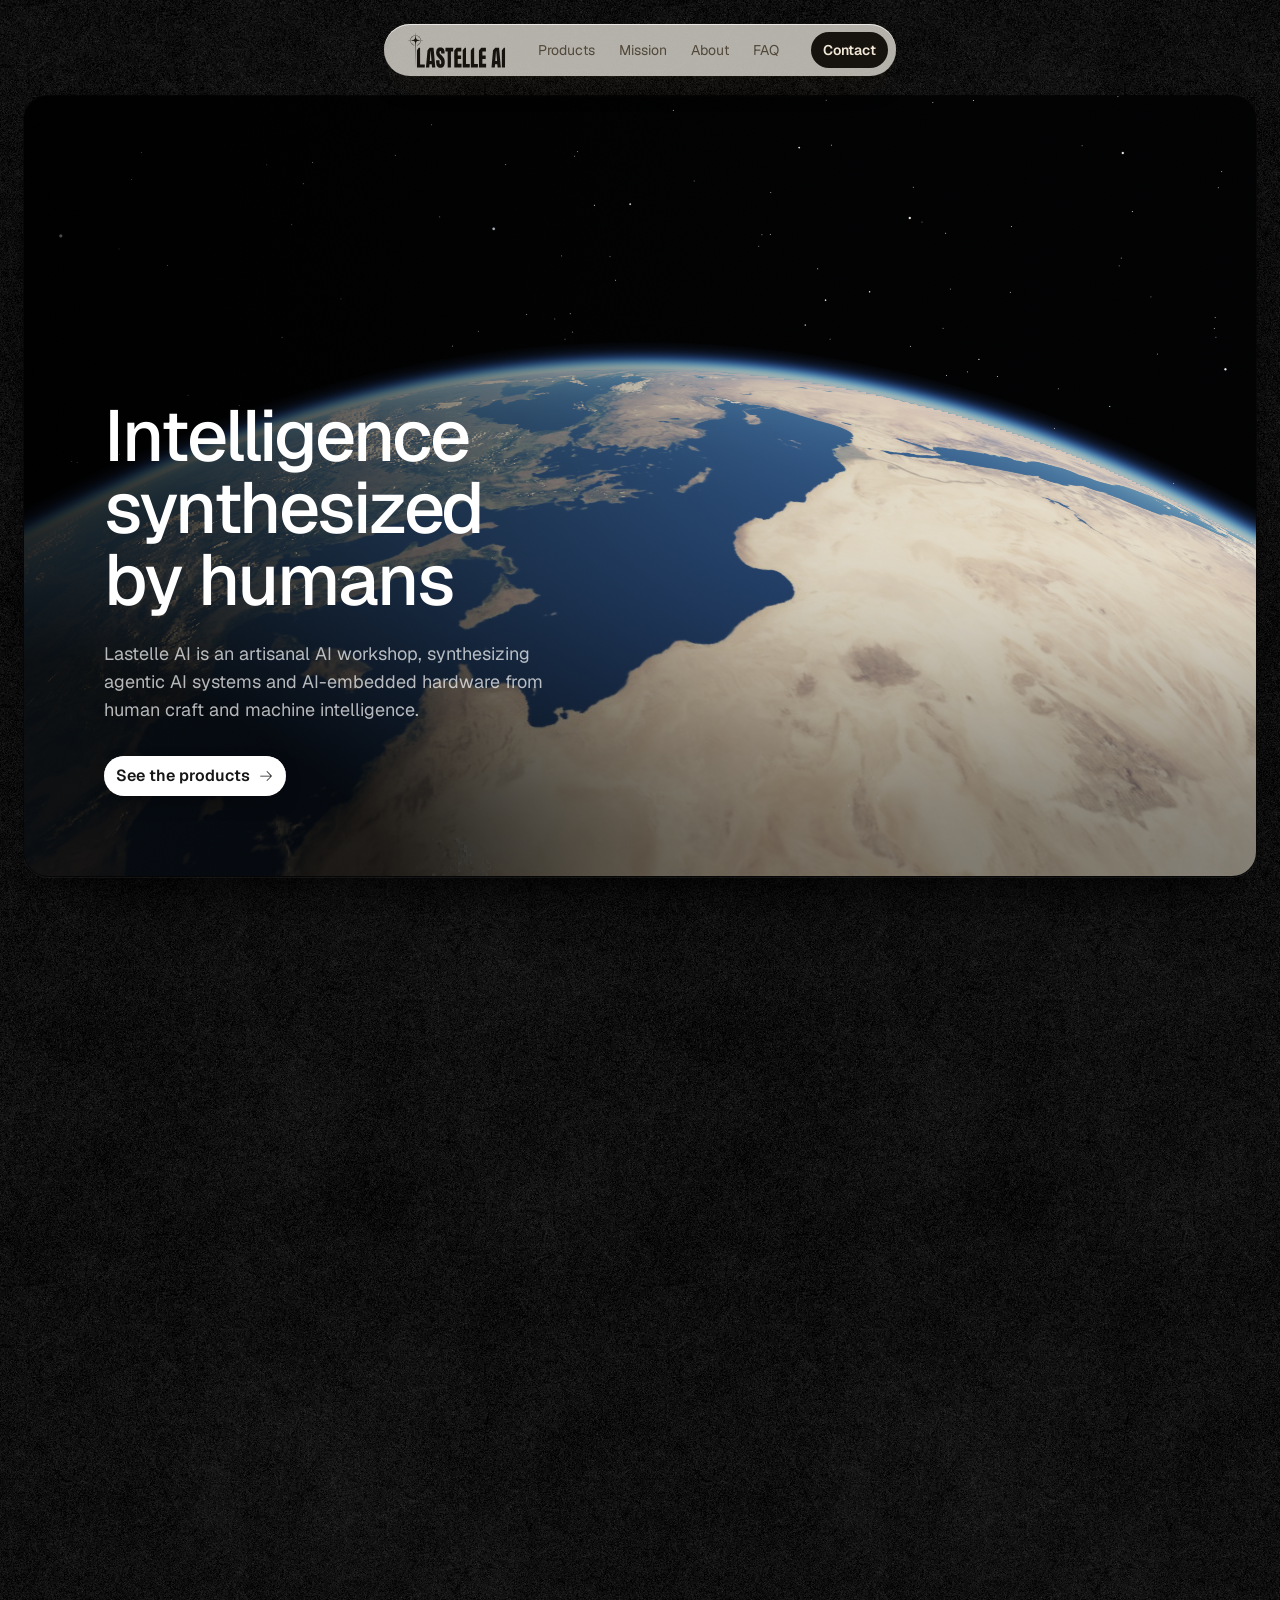
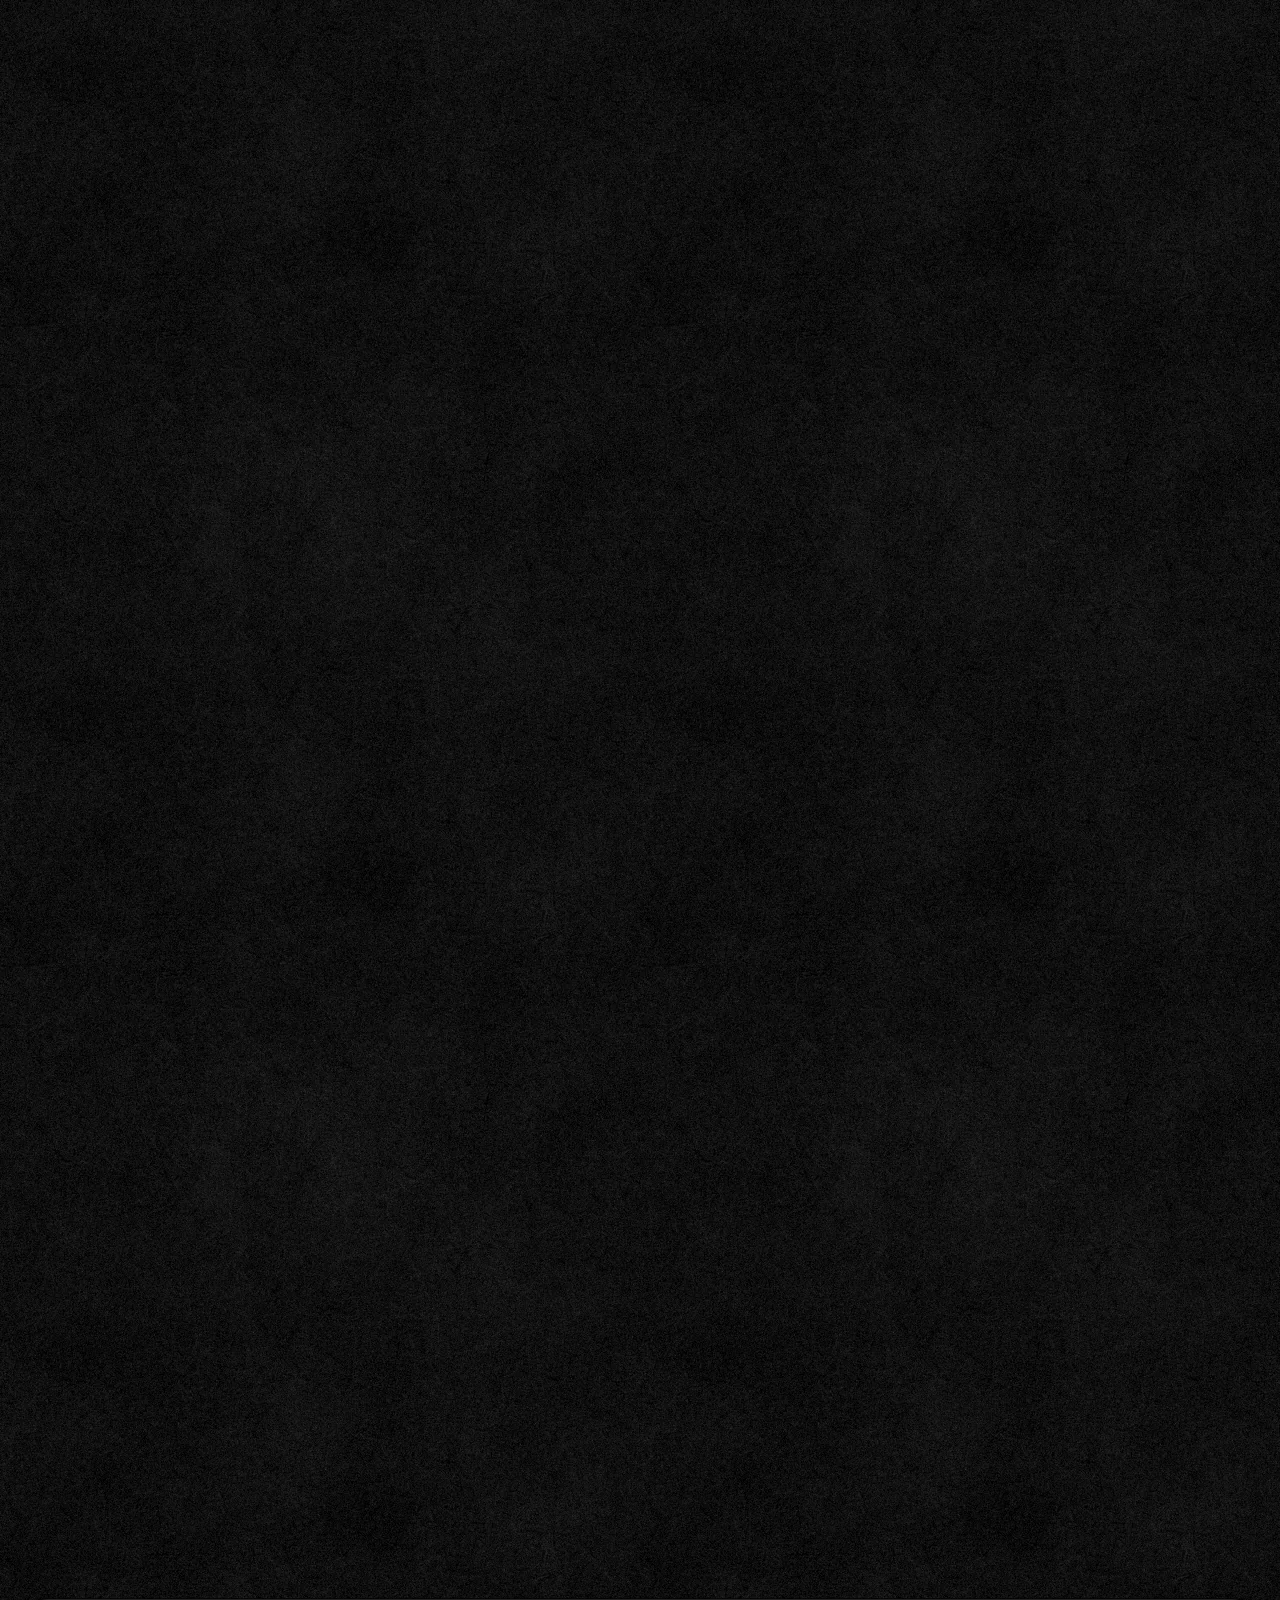
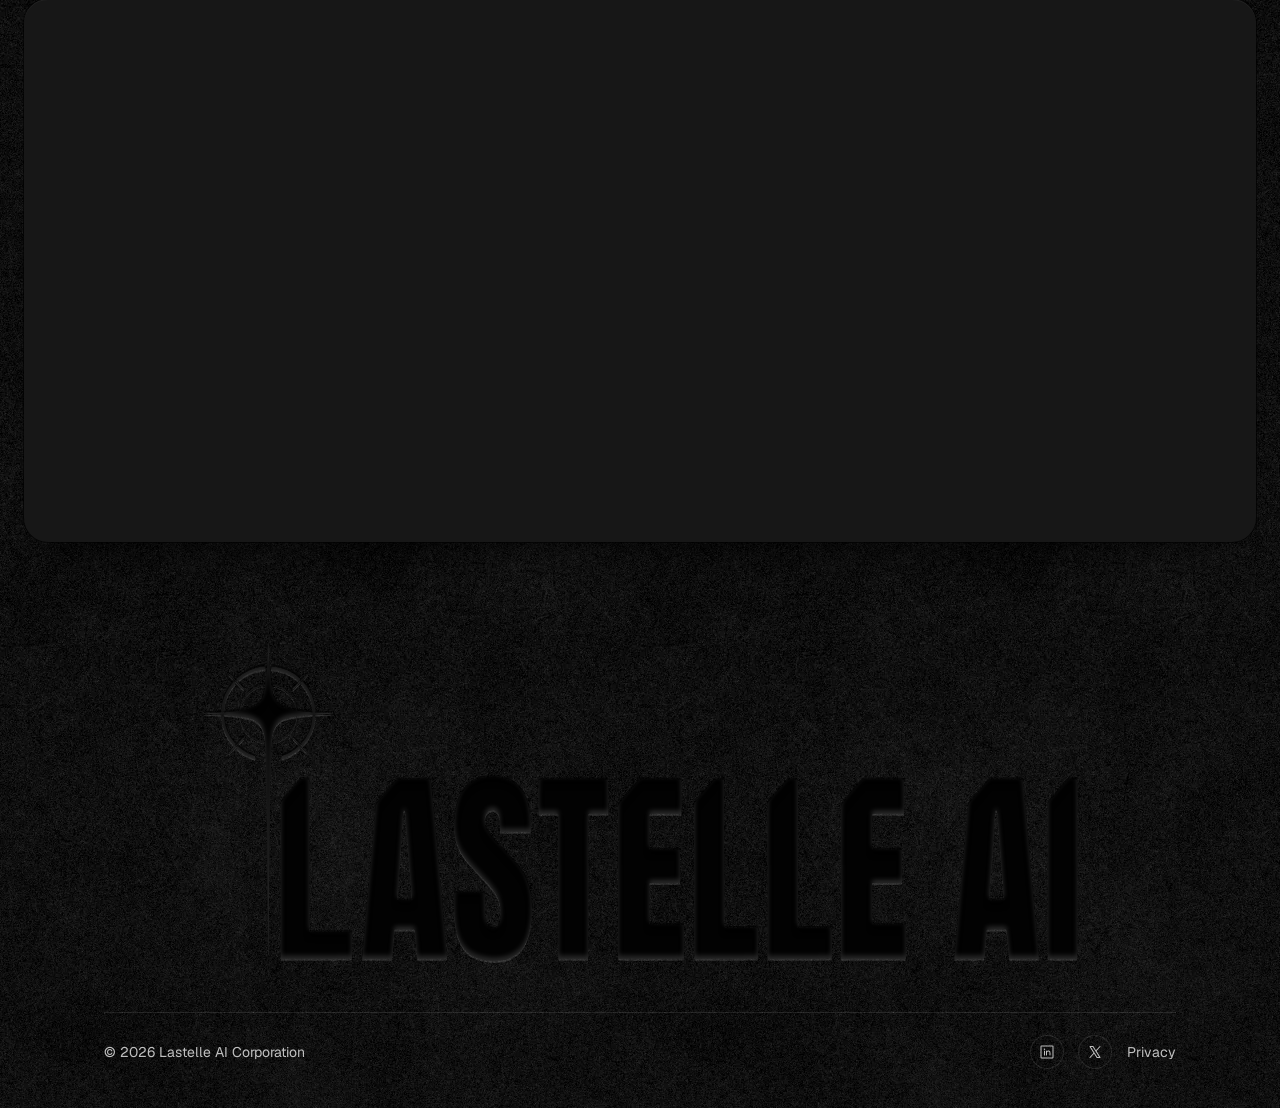
<file: index.html>
<!doctype html>
<html lang="en">
<head>
  <meta charset="utf-8" />
  <meta http-equiv="Content-Security-Policy" content="default-src 'none'; script-src 'self'; style-src 'self'; img-src 'self' data:; font-src 'self'; connect-src 'self'; manifest-src 'self'; form-action 'self' mailto:; base-uri 'none'; object-src 'none'" />
  <meta name="referrer" content="strict-origin-when-cross-origin" />
  <meta name="viewport" content="width=device-width, initial-scale=1, viewport-fit=cover" />
  <title>Lastelle AI | Agentic AI Systems and AI-Embedded Hardware</title>
  <meta name="description" content="Lastelle AI designs and builds agentic AI systems and AI-embedded hardware." />
  <meta name="author" content="Damien Rosecraft" />
  <meta name="robots" content="index, follow, max-snippet:-1, max-image-preview:large, max-video-preview:-1" />
  <link rel="canonical" href="https://lastelle.ai/" />
  <meta name="theme-color" content="#0D0D0D" />
  <meta property="og:type" content="website" />
  <meta property="og:site_name" content="Lastelle AI" />
  <meta property="og:locale" content="en_US" />
  <meta property="og:url" content="https://lastelle.ai/" />
  <meta property="og:title" content="Lastelle AI | Agentic AI Systems and AI-Embedded Hardware" />
  <meta property="og:description" content="Lastelle AI designs and builds agentic AI systems and AI-embedded hardware." />
  <meta property="og:image" content="https://lastelle.ai/assets/brand/og-card.jpg" />
  <meta property="og:image:width" content="1200" />
  <meta property="og:image:height" content="630" />
  <meta property="og:image:alt" content="The Lastelle AI logo above the Latin motto Caelvm svspice stellis dvcibvs: Look to the heavens, with the stars as your guide." />
  <meta name="twitter:card" content="summary_large_image" />
  <meta name="twitter:site" content="@clangnosis" />
  <meta name="twitter:creator" content="@clangnosis" />
  <meta name="twitter:title" content="Lastelle AI | Agentic AI Systems and AI-Embedded Hardware" />
  <meta name="twitter:description" content="Lastelle AI designs and builds agentic AI systems and AI-embedded hardware." />
  <meta name="twitter:image" content="https://lastelle.ai/assets/brand/og-card.jpg" />
  <meta name="twitter:image:alt" content="The Lastelle AI logo above the Latin motto Caelvm svspice stellis dvcibvs: Look to the heavens, with the stars as your guide." />
  <link rel="icon" href="assets/brand/favicon.svg" type="image/svg+xml" />
  <link rel="icon" href="assets/brand/favicon-48.png" sizes="48x48" type="image/png" />
  <link rel="apple-touch-icon" href="assets/brand/apple-touch-icon.png" />
  <link rel="manifest" href="site.webmanifest" />
  <link rel="alternate" type="text/markdown" title="LLM summary" href="llms.txt" />
  <link rel="alternate" type="text/markdown" title="Full site text for LLMs" href="llms-full.txt" />
  <link rel="me" href="https://x.com/clangnosis" />
  <link rel="me" href="https://www.linkedin.com/in/thirdechelon" />
  <link rel="preload" href="assets/fonts/geist-latin-wght-normal.woff2" as="font" type="font/woff2" crossorigin />
  <link rel="preload" href="assets/sky/sky.json" as="fetch" crossorigin />
  <link rel="preload" href="assets/earth/day-2048.jpg" as="image" fetchpriority="high" />
  <link rel="preload" href="assets/earth/clouds-2048.jpg" as="image" fetchpriority="high" />
  <link rel="preload" href="assets/earth/ocean-4096.jpg" as="image" />
  <link rel="stylesheet" href="css/site.css" />
  <script type="application/ld+json">
{
  "@context": "https://schema.org",
  "@graph": [
    {
      "@type": "Organization",
      "@id": "https://lastelle.ai/#organization",
      "name": "Lastelle AI",
      "url": "https://lastelle.ai/",
      "description": "An artisanal AI workshop building agentic AI systems and AI-embedded hardware from human craft and machine intelligence.",
      "slogan": "Intelligence synthesized by humans",
      "logo": {
        "@type": "ImageObject",
        "url": "https://lastelle.ai/assets/brand/logo-512.png",
        "width": 512,
        "height": 512
      },
      "image": {
        "@id": "https://lastelle.ai/#primaryimage"
      },
      "founder": {
        "@id": "https://lastelle.ai/#founder"
      },
      "numberOfEmployees": {
        "@type": "QuantitativeValue",
        "value": 1
      },
      "contactPoint": {
        "@type": "ContactPoint",
        "contactType": "partnerships",
        "url": "https://lastelle.ai/#contact",
        "availableLanguage": "English"
      },
      "knowsAbout": [
        "Agentic AI",
        "AI agents",
        "Multi-agent systems",
        "AI-embedded hardware",
        "Effective accelerationism"
      ],
      "hasOfferCatalog": {
        "@type": "OfferCatalog",
        "name": "Lastelle AI products",
        "itemListElement": [
          {
            "@type": "Offer",
            "itemOffered": {
              "@type": "Product",
              "name": "Agentic AI",
              "brand": {
                "@id": "https://lastelle.ai/#organization"
              },
              "description": "Autonomous multi-agent systems for research, analysis, market intelligence and data operations."
            }
          },
          {
            "@type": "Offer",
            "itemOffered": {
              "@type": "Product",
              "name": "Hardware",
              "brand": {
                "@id": "https://lastelle.ai/#organization"
              },
              "description": "AI-embedded hardware with on-device inference for robotics and autonomous systems."
            }
          }
        ]
      },
      "legalName": "Lastelle AI Corporation"
    },
    {
      "@type": "Person",
      "@id": "https://lastelle.ai/#founder",
      "name": "Damien Rosecraft",
      "jobTitle": "Founder",
      "url": "https://lastelle.ai/#about",
      "worksFor": {
        "@id": "https://lastelle.ai/#organization"
      },
      "sameAs": [
        "https://www.linkedin.com/in/thirdechelon",
        "https://x.com/clangnosis"
      ],
      "knowsAbout": [
        "Agentic AI",
        "AI-embedded hardware"
      ]
    },
    {
      "@type": "WebSite",
      "@id": "https://lastelle.ai/#website",
      "url": "https://lastelle.ai/",
      "name": "Lastelle AI",
      "description": "An artisanal AI workshop building agentic AI systems and AI-embedded hardware from human craft and machine intelligence.",
      "publisher": {
        "@id": "https://lastelle.ai/#organization"
      },
      "inLanguage": "en"
    },
    {
      "@type": "WebPage",
      "@id": "https://lastelle.ai/#webpage",
      "url": "https://lastelle.ai/",
      "name": "Lastelle AI | Agentic AI Systems and AI-Embedded Hardware",
      "description": "Lastelle AI designs and builds agentic AI systems and AI-embedded hardware.",
      "isPartOf": {
        "@id": "https://lastelle.ai/#website"
      },
      "about": {
        "@id": "https://lastelle.ai/#organization"
      },
      "primaryImageOfPage": {
        "@id": "https://lastelle.ai/#primaryimage"
      },
      "inLanguage": "en",
      "dateModified": "2026-11-14",
      "speakable": {
        "@type": "SpeakableSpecification",
        "cssSelector": [
          ".hero-title",
          ".hero-sub"
        ]
      }
    },
    {
      "@type": "ImageObject",
      "@id": "https://lastelle.ai/#primaryimage",
      "url": "https://lastelle.ai/assets/brand/og-card.jpg",
      "width": 1200,
      "height": 630,
      "caption": "The Lastelle AI logo above the Latin motto Caelvm svspice stellis dvcibvs: Look to the heavens, with the stars as your guide."
    },
    {
      "@type": "FAQPage",
      "@id": "https://lastelle.ai/#faq",
      "isPartOf": {
        "@id": "https://lastelle.ai/#webpage"
      },
      "mainEntity": [
        {
          "@type": "Question",
          "name": "What does Lastelle AI build?",
          "acceptedAnswer": {
            "@type": "Answer",
            "text": "Lastelle AI designs and builds agentic AI systems and AI-embedded hardware."
          }
        },
        {
          "@type": "Question",
          "name": "What is agentic AI?",
          "acceptedAnswer": {
            "@type": "Answer",
            "text": "An agent is autonomous software that acts on behalf of a person, team or enterprise. Agentic AI is one or more large language model agents acting autonomously in that role."
          }
        },
        {
          "@type": "Question",
          "name": "Does Lastelle AI take client work?",
          "acceptedAnswer": {
            "@type": "Answer",
            "text": "Lastelle builds its own products. Partnership inquiries are welcome."
          }
        },
        {
          "@type": "Question",
          "name": "What technology are the systems built on?",
          "acceptedAnswer": {
            "@type": "Answer",
            "text": "State-of-the-art solutions from the frontier."
          }
        },
        {
          "@type": "Question",
          "name": "How quickly will I hear back?",
          "acceptedAnswer": {
            "@type": "Answer",
            "text": "Typically within two business days."
          }
        }
      ]
    }
  ]
}
  </script>
</head>
<body>
  <svg class="sprite" width="0" height="0" aria-hidden="true"><defs><path id="lastelle-mark-path" fill-rule="evenodd" d="M1023.14 167.50C1023.22 169.48 1023.30 171.47 1023.38 173.45C1023.46 175.43 1023.53 177.42 1023.61 179.40C1023.69 181.38 1023.76 183.37 1023.84 185.35C1023.92 187.33 1024.01 189.32 1024.09 191.30C1024.17 193.28 1024.26 195.27 1024.35 197.25C1024.44 199.23 1024.53 201.22 1024.62 203.20C1024.71 205.18 1024.80 207.17 1024.89 209.15C1024.99 211.13 1025.08 213.11 1025.17 215.10C1025.27 217.08 1025.36 219.06 1025.46 221.05C1025.56 223.03 1025.65 225.01 1025.75 226.99C1025.85 228.98 1025.94 230.96 1026.04 232.94C1026.14 234.92 1026.24 236.91 1026.33 238.89C1026.43 240.87 1026.53 242.86 1026.63 244.84C1026.73 246.82 1026.82 248.80 1026.92 250.79C1027.02 252.77 1027.12 254.75 1027.22 256.73C1027.32 258.72 1027.42 260.70 1027.52 262.68C1027.62 264.66 1027.72 266.65 1027.82 268.63C1027.92 270.61 1028.02 272.59 1028.12 274.58C1028.22 276.56 1028.32 278.54 1028.42 280.52C1028.52 282.51 1028.63 284.49 1028.73 286.47C1028.83 288.45 1028.93 290.44 1029.04 292.42C1029.14 294.40 1029.24 296.38 1029.35 298.37C1029.45 300.35 1029.56 302.33 1029.66 304.31C1029.77 306.29 1029.87 308.28 1029.98 310.26C1030.09 312.24 1030.19 314.22 1030.30 316.21C1030.41 318.19 1030.52 320.17 1030.63 322.15C1030.74 324.13 1030.85 326.12 1030.96 328.10C1031.07 330.08 1031.18 332.06 1031.30 334.04C1031.41 336.02 1031.53 338.01 1031.64 339.99C1031.76 341.97 1031.88 343.95 1031.99 345.93C1032.11 347.91 1032.23 349.90 1032.36 351.88C1032.48 353.86 1032.60 355.84 1032.73 357.82C1032.86 359.80 1032.99 361.78 1033.12 363.76C1033.25 365.74 1033.38 367.72 1033.52 369.70C1033.66 371.69 1033.80 373.67 1033.94 375.65C1034.08 377.62 1034.23 379.60 1034.38 381.58C1034.53 383.56 1034.69 385.54 1034.85 387.52C1035.01 389.50 1035.17 391.48 1035.34 393.46C1035.51 395.43 1035.68 397.41 1035.86 399.39C1036.04 401.36 1036.23 403.34 1036.42 405.32C1036.60 407.29 1036.79 409.27 1036.99 411.24C1037.19 413.22 1037.39 415.19 1037.61 417.17C1037.82 419.14 1038.03 421.11 1038.26 423.09C1038.49 425.06 1038.72 427.03 1038.96 429.00C1039.20 430.97 1039.45 432.94 1039.72 434.91C1039.98 436.88 1040.25 438.84 1040.53 440.81C1040.82 442.77 1041.12 444.73 1041.43 446.69C1041.75 448.65 1042.07 450.61 1042.42 452.57C1042.77 454.52 1043.14 456.47 1043.53 458.42C1043.93 460.36 1044.34 462.30 1044.79 464.24C1045.24 466.17 1045.71 468.10 1046.22 470.02C1046.73 471.94 1047.27 473.85 1047.86 475.74C1048.44 477.64 1049.06 479.53 1049.73 481.40C1050.39 483.27 1051.10 485.12 1051.85 486.96C1052.61 488.79 1053.41 490.61 1054.25 492.41C1055.10 494.20 1056.00 495.98 1056.94 497.72C1057.89 499.46 1058.89 501.18 1059.93 502.87C1060.97 504.56 1062.06 506.22 1063.20 507.85C1064.34 509.47 1065.53 511.07 1066.76 512.62C1067.99 514.18 1069.26 515.70 1070.58 517.19C1071.89 518.67 1073.26 520.12 1074.65 521.53C1076.05 522.94 1077.48 524.32 1078.96 525.65C1080.43 526.98 1081.94 528.27 1083.48 529.51C1085.03 530.76 1086.61 531.96 1088.23 533.11C1089.84 534.27 1091.49 535.38 1093.17 536.44C1094.84 537.50 1096.55 538.51 1098.29 539.47C1100.02 540.43 1101.79 541.35 1103.58 542.21C1105.36 543.08 1107.17 543.89 1109.00 544.66C1110.83 545.43 1112.68 546.15 1114.55 546.84C1116.41 547.52 1118.29 548.15 1120.19 548.75C1122.08 549.35 1123.99 549.90 1125.90 550.42C1127.81 550.95 1129.74 551.43 1131.67 551.89C1133.60 552.35 1135.54 552.77 1137.49 553.17C1139.43 553.58 1141.38 553.95 1143.33 554.31C1145.28 554.67 1147.24 555.01 1149.20 555.34C1151.16 555.66 1153.12 555.97 1155.08 556.27C1157.04 556.57 1159.01 556.85 1160.97 557.13C1162.94 557.41 1164.90 557.68 1166.87 557.94C1168.84 558.21 1170.81 558.46 1172.78 558.71C1174.75 558.96 1176.72 559.20 1178.69 559.44C1180.66 559.68 1182.63 559.91 1184.60 560.14C1186.57 560.37 1188.55 560.59 1190.52 560.81C1192.49 561.03 1194.46 561.25 1196.44 561.46C1198.41 561.68 1200.39 561.88 1202.36 562.09C1204.34 562.29 1206.31 562.49 1208.29 562.68C1210.26 562.88 1212.24 563.07 1214.21 563.25C1216.19 563.44 1218.17 563.62 1220.14 563.80C1222.12 563.97 1224.10 564.15 1226.08 564.31C1228.05 564.48 1230.03 564.64 1232.01 564.80C1233.99 564.96 1235.97 565.12 1237.95 565.27C1239.93 565.42 1241.91 565.57 1243.89 565.71C1245.87 565.86 1247.85 566.00 1249.83 566.14C1251.81 566.27 1253.79 566.41 1255.77 566.54C1257.75 566.67 1259.73 566.80 1261.71 566.92C1263.69 567.05 1265.67 567.17 1267.66 567.29C1269.64 567.41 1271.62 567.53 1273.60 567.64C1275.58 567.76 1277.56 567.87 1279.55 567.99C1281.53 568.10 1283.51 568.21 1285.49 568.32C1287.47 568.43 1289.46 568.54 1291.44 568.65C1293.42 568.76 1295.40 568.86 1297.38 568.97C1299.37 569.08 1301.35 569.18 1303.33 569.29C1305.31 569.40 1307.29 569.50 1309.28 569.61C1311.26 569.72 1313.24 569.83 1315.22 569.94C1317.21 570.04 1319.19 570.16 1321.17 570.27C1323.15 570.38 1325.13 570.49 1327.11 570.61C1329.10 570.72 1331.08 570.84 1333.06 570.96C1335.04 571.07 1337.02 571.19 1339.00 571.31C1340.99 571.43 1342.97 571.55 1344.95 571.66C1346.93 571.78 1348.91 571.90 1350.89 572.01C1352.88 572.12 1354.86 572.23 1356.84 572.33C1358.82 572.44 1360.81 572.53 1362.79 572.63C1364.77 572.72 1366.75 572.81 1368.74 572.89C1370.72 572.97 1372.70 573.05 1374.69 573.12C1376.67 573.19 1378.66 573.24 1380.64 573.30C1382.62 573.36 1384.61 573.41 1386.59 573.46C1388.58 573.51 1390.56 573.56 1392.55 573.62C1394.53 573.67 1396.52 573.72 1398.50 573.77C1396.50 573.83 1394.51 573.88 1392.51 573.93C1390.52 573.99 1388.52 574.04 1386.53 574.09C1384.53 574.14 1382.54 574.19 1380.54 574.25C1378.55 574.31 1376.55 574.37 1374.56 574.44C1372.56 574.51 1370.57 574.58 1368.57 574.67C1366.58 574.75 1364.59 574.84 1362.59 574.93C1360.60 575.02 1358.61 575.12 1356.61 575.23C1354.62 575.33 1352.63 575.44 1350.63 575.56C1348.64 575.67 1346.65 575.79 1344.66 575.90C1342.66 576.02 1340.67 576.14 1338.68 576.26C1336.69 576.38 1334.69 576.50 1332.70 576.61C1330.71 576.73 1328.72 576.85 1326.72 576.96C1324.73 577.08 1322.74 577.19 1320.75 577.31C1318.75 577.42 1316.76 577.53 1314.77 577.64C1312.77 577.75 1310.78 577.86 1308.79 577.97C1306.80 578.07 1304.80 578.18 1302.81 578.29C1300.82 578.40 1298.82 578.50 1296.83 578.61C1294.84 578.72 1292.84 578.82 1290.85 578.93C1288.86 579.04 1286.87 579.15 1284.87 579.26C1282.88 579.37 1280.89 579.49 1278.89 579.60C1276.90 579.71 1274.91 579.83 1272.92 579.95C1270.92 580.06 1268.93 580.18 1266.94 580.30C1264.95 580.42 1262.96 580.55 1260.96 580.67C1258.97 580.80 1256.98 580.93 1254.99 581.06C1253.00 581.20 1251.01 581.33 1249.01 581.47C1247.02 581.61 1245.03 581.75 1243.04 581.90C1241.05 582.04 1239.06 582.19 1237.07 582.35C1235.08 582.50 1233.09 582.66 1231.10 582.82C1229.11 582.98 1227.12 583.15 1225.14 583.32C1223.15 583.49 1221.16 583.66 1219.17 583.84C1217.18 584.02 1215.19 584.20 1213.21 584.39C1211.22 584.58 1209.23 584.77 1207.25 584.97C1205.26 585.16 1203.28 585.37 1201.29 585.57C1199.31 585.78 1197.32 585.99 1195.34 586.20C1193.35 586.42 1191.37 586.64 1189.38 586.86C1187.40 587.08 1185.42 587.31 1183.44 587.54C1181.45 587.77 1179.47 588.01 1177.49 588.25C1175.51 588.49 1173.53 588.74 1171.55 588.99C1169.57 589.25 1167.59 589.51 1165.61 589.77C1163.63 590.04 1161.66 590.32 1159.68 590.60C1157.71 590.88 1155.73 591.18 1153.76 591.48C1151.79 591.79 1149.82 592.10 1147.85 592.44C1145.88 592.77 1143.92 593.12 1141.95 593.49C1139.99 593.86 1138.03 594.25 1136.08 594.67C1134.13 595.09 1132.18 595.53 1130.25 596.00C1128.31 596.48 1126.38 596.98 1124.46 597.53C1122.54 598.07 1120.62 598.65 1118.73 599.27C1116.83 599.89 1114.95 600.55 1113.08 601.26C1111.22 601.97 1109.36 602.72 1107.54 603.52C1105.71 604.31 1103.90 605.16 1102.11 606.06C1100.33 606.95 1098.57 607.90 1096.84 608.89C1095.11 609.89 1093.41 610.94 1091.74 612.03C1090.07 613.12 1088.43 614.26 1086.83 615.45C1085.23 616.64 1083.66 617.87 1082.12 619.15C1080.59 620.43 1079.09 621.75 1077.64 623.12C1076.18 624.48 1074.76 625.88 1073.38 627.32C1072.00 628.76 1070.65 630.24 1069.36 631.76C1068.06 633.28 1066.81 634.83 1065.60 636.42C1064.39 638.01 1063.23 639.63 1062.11 641.29C1061.00 642.94 1059.93 644.63 1058.92 646.35C1057.90 648.07 1056.93 649.81 1056.01 651.59C1055.10 653.36 1054.23 655.16 1053.41 656.98C1052.59 658.79 1051.82 660.64 1051.09 662.50C1050.36 664.35 1049.68 666.23 1049.04 668.12C1048.40 670.01 1047.81 671.92 1047.25 673.84C1046.69 675.75 1046.17 677.68 1045.68 679.61C1045.19 681.55 1044.74 683.49 1044.32 685.44C1043.89 687.39 1043.50 689.35 1043.13 691.31C1042.76 693.27 1042.42 695.24 1042.10 697.21C1041.78 699.18 1041.49 701.16 1041.22 703.13C1040.95 705.11 1040.70 707.09 1040.48 709.07C1040.25 711.06 1040.04 713.04 1039.86 715.03C1039.67 717.02 1039.51 719.01 1039.35 721.00C1039.20 722.99 1039.07 724.98 1038.94 726.97C1038.82 728.96 1038.71 730.96 1038.61 732.95C1038.51 734.94 1038.42 736.94 1038.34 738.93C1038.25 740.92 1038.18 742.92 1038.11 744.91C1038.03 746.91 1037.96 748.90 1037.90 750.90C1037.83 752.89 1037.78 754.89 1037.72 756.88C1037.66 758.88 1037.60 760.87 1037.55 762.87C1037.50 764.86 1037.44 766.86 1037.39 768.85C1037.34 770.85 1037.28 772.84 1037.23 774.84C1037.18 776.83 1037.13 778.83 1037.08 780.82C1037.02 782.82 1036.97 784.82 1036.92 786.81C1036.87 788.81 1036.81 790.80 1036.76 792.80C1036.71 794.79 1036.66 796.79 1036.61 798.78C1036.56 800.78 1036.50 802.77 1036.45 804.77C1036.40 806.76 1036.35 808.76 1036.30 810.75C1036.25 812.75 1036.21 814.74 1036.16 816.74C1036.11 818.74 1036.06 820.73 1036.02 822.73C1035.97 824.72 1035.92 826.72 1035.88 828.71C1035.83 830.71 1035.79 832.70 1035.74 834.70C1035.70 836.69 1035.66 838.69 1035.61 840.68C1035.57 842.68 1035.53 844.68 1035.49 846.67C1035.45 848.67 1035.40 850.66 1035.36 852.66C1035.32 854.65 1035.28 856.65 1035.24 858.64C1035.21 860.64 1035.17 862.64 1035.13 864.63C1035.09 866.63 1035.05 868.62 1035.01 870.62C1034.98 872.61 1034.94 874.61 1034.90 876.60C1034.87 878.60 1034.83 880.60 1034.79 882.59C1034.76 884.59 1034.72 886.58 1034.69 888.58C1034.65 890.57 1034.62 892.57 1034.58 894.56C1034.55 896.56 1034.52 898.56 1034.48 900.55C1034.45 902.55 1034.42 904.54 1034.38 906.54C1034.35 908.53 1034.32 910.53 1034.28 912.53C1034.25 914.52 1034.22 916.52 1034.19 918.51C1034.16 920.51 1034.13 922.50 1034.09 924.50C1034.06 926.50 1034.03 928.49 1034.00 930.49C1033.97 932.48 1033.94 934.48 1033.91 936.47C1033.88 938.47 1033.85 940.46 1033.82 942.46C1033.79 944.46 1033.76 946.45 1033.73 948.45C1033.70 950.44 1033.67 952.44 1033.65 954.43C1033.62 956.43 1033.59 958.43 1033.56 960.42C1033.53 962.42 1033.50 964.41 1033.48 966.41C1033.45 968.40 1033.42 970.40 1033.39 972.40C1033.36 974.39 1033.34 976.39 1033.31 978.38C1033.28 980.38 1033.26 982.37 1033.23 984.37C1033.20 986.37 1033.18 988.36 1033.15 990.36C1033.12 992.35 1033.10 994.35 1033.07 996.35C1033.04 998.34 1033.02 1000.34 1032.99 1002.33C1032.97 1004.33 1032.94 1006.32 1032.92 1008.32C1032.89 1010.32 1032.87 1012.31 1032.84 1014.31C1032.82 1016.30 1032.79 1018.30 1032.77 1020.29C1032.74 1022.29 1032.72 1024.29 1032.69 1026.28C1032.67 1028.28 1032.64 1030.27 1032.62 1032.27C1032.59 1034.26 1032.57 1036.26 1032.54 1038.26C1032.52 1040.25 1032.50 1042.25 1032.47 1044.24C1032.45 1046.24 1032.42 1048.24 1032.40 1050.23C1032.38 1052.23 1032.35 1054.22 1032.33 1056.22C1032.30 1058.21 1032.28 1060.21 1032.25 1062.21C1032.23 1064.20 1032.21 1066.20 1032.18 1068.19C1032.16 1070.19 1032.13 1072.18 1032.11 1074.18C1032.09 1076.18 1032.06 1078.17 1032.04 1080.17C1032.01 1082.16 1031.99 1084.16 1031.97 1086.15C1031.94 1088.15 1031.92 1090.15 1031.89 1092.14C1031.87 1094.14 1031.85 1096.13 1031.82 1098.13C1031.80 1100.13 1031.77 1102.12 1031.75 1104.12C1031.73 1106.11 1031.70 1108.11 1031.68 1110.10C1031.66 1112.10 1031.63 1114.10 1031.61 1116.09C1031.58 1118.09 1031.56 1120.08 1031.54 1122.08C1031.51 1124.07 1031.49 1126.07 1031.46 1128.07C1031.44 1130.06 1031.42 1132.06 1031.39 1134.05C1031.37 1136.05 1031.35 1138.04 1031.32 1140.04C1031.30 1142.04 1031.27 1144.03 1031.25 1146.03C1031.23 1148.02 1031.20 1150.02 1031.18 1152.02C1031.16 1154.01 1031.13 1156.01 1031.11 1158.00C1031.08 1160.00 1031.06 1161.99 1031.04 1163.99C1031.01 1165.99 1030.99 1167.98 1030.96 1169.98C1030.94 1171.97 1030.92 1173.97 1030.89 1175.96C1030.87 1177.96 1030.84 1179.96 1030.82 1181.95C1030.79 1183.95 1030.77 1185.94 1030.75 1187.94C1030.72 1189.94 1030.70 1191.93 1030.67 1193.93C1030.65 1195.92 1030.62 1197.92 1030.60 1199.91C1030.58 1201.91 1030.55 1203.91 1030.53 1205.90C1030.50 1207.90 1030.48 1209.89 1030.46 1211.89C1030.43 1213.88 1030.41 1215.88 1030.38 1217.88C1030.36 1219.87 1030.33 1221.87 1030.31 1223.86C1030.29 1225.86 1030.26 1227.85 1030.24 1229.85C1030.22 1231.85 1030.19 1233.84 1030.17 1235.84C1030.14 1237.83 1030.12 1239.83 1030.10 1241.83C1030.07 1243.82 1030.05 1245.82 1030.03 1247.81C1030.00 1249.81 1029.98 1251.80 1029.96 1253.80C1029.93 1255.80 1029.91 1257.79 1029.89 1259.79C1029.86 1261.78 1029.84 1263.78 1029.82 1265.77C1029.80 1267.77 1029.77 1269.77 1029.75 1271.76C1029.73 1273.76 1029.70 1275.75 1029.68 1277.75C1029.66 1279.75 1029.64 1281.74 1029.61 1283.74C1029.59 1285.73 1029.57 1287.73 1029.55 1289.72C1029.52 1291.72 1029.50 1293.72 1029.48 1295.71C1029.46 1297.71 1029.44 1299.70 1029.41 1301.70C1029.39 1303.69 1029.37 1305.69 1029.35 1307.69C1029.32 1309.68 1029.30 1311.68 1029.28 1313.67C1029.26 1315.67 1029.24 1317.67 1029.21 1319.66C1029.19 1321.66 1029.17 1323.65 1029.15 1325.65C1029.13 1327.64 1029.11 1329.64 1029.08 1331.64C1029.06 1333.63 1029.04 1335.63 1029.02 1337.62C1028.99 1339.62 1028.97 1341.61 1028.95 1343.61C1028.93 1345.61 1028.91 1347.60 1028.88 1349.60C1028.86 1351.59 1028.84 1353.59 1028.82 1355.59C1028.79 1357.58 1028.77 1359.58 1028.75 1361.57C1028.73 1363.57 1028.70 1365.56 1028.68 1367.56C1028.66 1369.56 1028.64 1371.55 1028.61 1373.55C1028.59 1375.54 1028.57 1377.54 1028.55 1379.53C1028.52 1381.53 1028.50 1383.53 1028.48 1385.52C1028.46 1387.52 1028.43 1389.51 1028.41 1391.51C1028.39 1393.51 1028.37 1395.50 1028.34 1397.50C1028.32 1399.49 1028.30 1401.49 1028.28 1403.48C1028.25 1405.48 1028.23 1407.48 1028.21 1409.47C1028.19 1411.47 1028.16 1413.46 1028.14 1415.46C1028.12 1417.45 1028.10 1419.45 1028.07 1421.45C1028.05 1423.44 1028.03 1425.44 1028.01 1427.43C1027.98 1429.43 1027.96 1431.43 1027.94 1433.42C1027.92 1435.42 1027.89 1437.41 1027.87 1439.41C1027.85 1441.40 1027.82 1443.40 1027.80 1445.40C1027.78 1447.39 1027.76 1449.39 1027.73 1451.38C1027.71 1453.38 1027.69 1455.37 1027.66 1457.37C1027.64 1459.37 1027.62 1461.36 1027.59 1463.36C1027.57 1465.35 1027.55 1467.35 1027.52 1469.35C1027.50 1471.34 1027.48 1473.34 1027.45 1475.33C1027.43 1477.33 1027.40 1479.32 1027.38 1481.32C1027.35 1483.32 1027.33 1485.31 1027.30 1487.31C1027.28 1489.30 1027.25 1491.30 1027.23 1493.29C1027.20 1495.29 1027.17 1497.29 1027.15 1499.28C1027.12 1501.28 1027.10 1503.27 1027.07 1505.27C1027.04 1507.26 1027.01 1509.26 1026.99 1511.26C1026.96 1513.25 1026.93 1515.25 1026.91 1517.24C1026.88 1519.24 1026.85 1521.24 1026.82 1523.23C1026.80 1525.23 1026.77 1527.22 1026.74 1529.22C1026.71 1531.21 1026.69 1533.21 1026.66 1535.21C1026.63 1537.20 1026.60 1539.20 1026.57 1541.19C1026.55 1543.19 1026.52 1545.18 1026.49 1547.18C1026.46 1549.18 1026.43 1551.17 1026.40 1553.17C1026.38 1555.16 1026.35 1557.16 1026.32 1559.15C1026.29 1561.15 1026.26 1563.15 1026.23 1565.14C1026.20 1567.14 1026.18 1569.13 1026.15 1571.13C1026.12 1573.12 1026.09 1575.12 1026.06 1577.12C1026.03 1579.11 1026.00 1581.11 1025.97 1583.10C1025.94 1585.10 1025.92 1587.09 1025.89 1589.09C1025.86 1591.09 1025.83 1593.08 1025.80 1595.08C1025.77 1597.07 1025.74 1599.07 1025.71 1601.06C1025.69 1603.06 1025.66 1605.06 1025.63 1607.05C1025.60 1609.05 1025.57 1611.04 1025.54 1613.04C1025.51 1615.03 1025.49 1617.03 1025.46 1619.03C1025.43 1621.02 1025.40 1623.02 1025.38 1625.01C1025.35 1627.01 1025.32 1629.00 1025.29 1631.00C1025.27 1633.00 1025.24 1634.99 1025.21 1636.99C1025.19 1638.98 1025.16 1640.98 1025.14 1642.97C1025.11 1644.97 1025.09 1646.97 1025.06 1648.96C1025.04 1650.96 1025.01 1652.95 1024.99 1654.95C1024.96 1656.94 1024.94 1658.94 1024.91 1660.94C1024.89 1662.93 1024.87 1664.93 1024.84 1666.92C1024.82 1668.92 1024.80 1670.91 1024.78 1672.91C1024.75 1674.91 1024.73 1676.90 1024.71 1678.90C1024.69 1680.89 1024.67 1682.89 1024.65 1684.89C1024.63 1686.88 1024.61 1688.88 1024.59 1690.87C1024.57 1692.87 1024.55 1694.86 1024.53 1696.86C1024.51 1698.86 1024.49 1700.85 1024.47 1702.85C1024.45 1704.84 1024.44 1706.84 1024.42 1708.84C1024.40 1710.83 1024.38 1712.83 1024.37 1714.82C1024.35 1716.82 1024.34 1718.81 1024.32 1720.81C1024.30 1722.81 1024.29 1724.80 1024.27 1726.80C1024.26 1728.79 1024.24 1730.79 1024.23 1732.79C1024.22 1734.78 1024.20 1736.78 1024.19 1738.77C1024.18 1740.77 1024.16 1742.77 1024.15 1744.76C1024.14 1746.76 1024.13 1748.75 1024.12 1750.75C1024.11 1752.74 1024.10 1754.74 1024.09 1756.74C1024.08 1758.73 1024.07 1760.73 1024.06 1762.72C1024.04 1764.72 1024.03 1766.72 1024.02 1768.71C1024.01 1770.71 1024.00 1772.70 1023.99 1774.70C1023.97 1776.70 1023.96 1778.69 1023.94 1780.69C1023.92 1782.68 1023.90 1784.68 1023.87 1786.67C1023.85 1788.67 1023.82 1790.67 1023.80 1792.66C1023.77 1794.66 1023.74 1796.65 1023.71 1798.65C1023.67 1800.64 1023.64 1802.64 1023.61 1804.64C1023.58 1806.63 1023.55 1808.63 1023.52 1810.62C1023.48 1812.62 1023.45 1814.61 1023.42 1816.61C1023.39 1818.61 1023.36 1820.60 1023.33 1822.60C1023.29 1824.59 1023.26 1826.59 1023.23 1828.58C1023.20 1830.58 1023.17 1832.57 1023.14 1834.57C1023.10 1832.57 1023.07 1830.58 1023.04 1828.58C1023.01 1826.58 1022.98 1824.58 1022.94 1822.59C1022.91 1820.59 1022.88 1818.59 1022.85 1816.59C1022.82 1814.60 1022.79 1812.60 1022.75 1810.60C1022.72 1808.61 1022.69 1806.61 1022.66 1804.61C1022.63 1802.61 1022.60 1800.62 1022.56 1798.62C1022.53 1796.62 1022.50 1794.62 1022.47 1792.63C1022.45 1790.63 1022.42 1788.63 1022.39 1786.63C1022.37 1784.64 1022.35 1782.64 1022.33 1780.64C1022.31 1778.64 1022.30 1776.65 1022.28 1774.65C1022.27 1772.65 1022.26 1770.65 1022.25 1768.66C1022.24 1766.66 1022.23 1764.66 1022.21 1762.66C1022.20 1760.67 1022.19 1758.67 1022.18 1756.67C1022.17 1754.67 1022.16 1752.68 1022.15 1750.68C1022.14 1748.68 1022.13 1746.68 1022.12 1744.69C1022.11 1742.69 1022.09 1740.69 1022.08 1738.69C1022.07 1736.70 1022.05 1734.70 1022.04 1732.70C1022.03 1730.70 1022.01 1728.71 1022.00 1726.71C1021.98 1724.71 1021.97 1722.71 1021.95 1720.72C1021.93 1718.72 1021.92 1716.72 1021.90 1714.72C1021.88 1712.73 1021.87 1710.73 1021.85 1708.73C1021.83 1706.73 1021.82 1704.74 1021.80 1702.74C1021.78 1700.74 1021.76 1698.74 1021.74 1696.75C1021.72 1694.75 1021.70 1692.75 1021.68 1690.75C1021.66 1688.76 1021.64 1686.76 1021.62 1684.76C1021.60 1682.76 1021.58 1680.77 1021.56 1678.77C1021.54 1676.77 1021.51 1674.77 1021.49 1672.78C1021.47 1670.78 1021.45 1668.78 1021.42 1666.79C1021.40 1664.79 1021.38 1662.79 1021.35 1660.79C1021.33 1658.80 1021.31 1656.80 1021.28 1654.80C1021.26 1652.80 1021.23 1650.81 1021.21 1648.81C1021.18 1646.81 1021.16 1644.81 1021.13 1642.82C1021.11 1640.82 1021.08 1638.82 1021.05 1636.82C1021.03 1634.83 1021.00 1632.83 1020.97 1630.83C1020.95 1628.83 1020.92 1626.84 1020.89 1624.84C1020.86 1622.84 1020.84 1620.84 1020.81 1618.85C1020.78 1616.85 1020.75 1614.85 1020.72 1612.86C1020.70 1610.86 1020.67 1608.86 1020.64 1606.86C1020.61 1604.87 1020.58 1602.87 1020.55 1600.87C1020.52 1598.87 1020.50 1596.88 1020.47 1594.88C1020.44 1592.88 1020.41 1590.88 1020.38 1588.89C1020.35 1586.89 1020.32 1584.89 1020.29 1582.90C1020.26 1580.90 1020.24 1578.90 1020.21 1576.90C1020.18 1574.91 1020.15 1572.91 1020.12 1570.91C1020.09 1568.91 1020.06 1566.92 1020.03 1564.92C1020.01 1562.92 1019.98 1560.92 1019.95 1558.93C1019.92 1556.93 1019.89 1554.93 1019.86 1552.93C1019.83 1550.94 1019.81 1548.94 1019.78 1546.94C1019.75 1544.95 1019.72 1542.95 1019.69 1540.95C1019.67 1538.95 1019.64 1536.96 1019.61 1534.96C1019.58 1532.96 1019.55 1530.96 1019.53 1528.97C1019.50 1526.97 1019.47 1524.97 1019.44 1522.97C1019.41 1520.98 1019.39 1518.98 1019.36 1516.98C1019.33 1514.98 1019.31 1512.99 1019.28 1510.99C1019.25 1508.99 1019.22 1507.00 1019.20 1505.00C1019.17 1503.00 1019.15 1501.00 1019.12 1499.01C1019.09 1497.01 1019.07 1495.01 1019.04 1493.01C1019.02 1491.02 1018.99 1489.02 1018.96 1487.02C1018.94 1485.02 1018.91 1483.03 1018.89 1481.03C1018.86 1479.03 1018.84 1477.03 1018.82 1475.04C1018.79 1473.04 1018.77 1471.04 1018.74 1469.04C1018.72 1467.05 1018.70 1465.05 1018.67 1463.05C1018.65 1461.05 1018.63 1459.06 1018.60 1457.06C1018.58 1455.06 1018.56 1453.07 1018.53 1451.07C1018.51 1449.07 1018.49 1447.07 1018.46 1445.08C1018.44 1443.08 1018.42 1441.08 1018.40 1439.08C1018.37 1437.09 1018.35 1435.09 1018.33 1433.09C1018.31 1431.09 1018.28 1429.10 1018.26 1427.10C1018.24 1425.10 1018.22 1423.10 1018.19 1421.11C1018.17 1419.11 1018.15 1417.11 1018.13 1415.11C1018.10 1413.12 1018.08 1411.12 1018.06 1409.12C1018.04 1407.12 1018.01 1405.13 1017.99 1403.13C1017.97 1401.13 1017.95 1399.13 1017.92 1397.14C1017.90 1395.14 1017.88 1393.14 1017.86 1391.14C1017.83 1389.15 1017.81 1387.15 1017.79 1385.15C1017.76 1383.15 1017.74 1381.16 1017.72 1379.16C1017.70 1377.16 1017.67 1375.17 1017.65 1373.17C1017.63 1371.17 1017.61 1369.17 1017.58 1367.18C1017.56 1365.18 1017.54 1363.18 1017.52 1361.18C1017.49 1359.19 1017.47 1357.19 1017.45 1355.19C1017.43 1353.19 1017.40 1351.20 1017.38 1349.20C1017.36 1347.20 1017.34 1345.20 1017.32 1343.21C1017.29 1341.21 1017.27 1339.21 1017.25 1337.21C1017.23 1335.22 1017.20 1333.22 1017.18 1331.22C1017.16 1329.22 1017.14 1327.23 1017.12 1325.23C1017.09 1323.23 1017.07 1321.23 1017.05 1319.24C1017.03 1317.24 1017.01 1315.24 1016.98 1313.24C1016.96 1311.25 1016.94 1309.25 1016.92 1307.25C1016.90 1305.25 1016.87 1303.26 1016.85 1301.26C1016.83 1299.26 1016.81 1297.26 1016.79 1295.27C1016.76 1293.27 1016.74 1291.27 1016.72 1289.28C1016.70 1287.28 1016.67 1285.28 1016.65 1283.28C1016.63 1281.29 1016.61 1279.29 1016.58 1277.29C1016.56 1275.29 1016.54 1273.30 1016.52 1271.30C1016.49 1269.30 1016.47 1267.30 1016.45 1265.31C1016.42 1263.31 1016.40 1261.31 1016.38 1259.31C1016.35 1257.32 1016.33 1255.32 1016.31 1253.32C1016.28 1251.32 1016.26 1249.33 1016.24 1247.33C1016.21 1245.33 1016.19 1243.33 1016.17 1241.34C1016.14 1239.34 1016.12 1237.34 1016.10 1235.34C1016.07 1233.35 1016.05 1231.35 1016.03 1229.35C1016.00 1227.35 1015.98 1225.36 1015.95 1223.36C1015.93 1221.36 1015.91 1219.37 1015.88 1217.37C1015.86 1215.37 1015.83 1213.37 1015.81 1211.38C1015.78 1209.38 1015.76 1207.38 1015.74 1205.38C1015.71 1203.39 1015.69 1201.39 1015.66 1199.39C1015.64 1197.39 1015.61 1195.40 1015.59 1193.40C1015.57 1191.40 1015.54 1189.40 1015.52 1187.41C1015.49 1185.41 1015.47 1183.41 1015.44 1181.41C1015.42 1179.42 1015.40 1177.42 1015.37 1175.42C1015.35 1173.42 1015.32 1171.43 1015.30 1169.43C1015.28 1167.43 1015.25 1165.43 1015.23 1163.44C1015.20 1161.44 1015.18 1159.44 1015.16 1157.45C1015.13 1155.45 1015.11 1153.45 1015.08 1151.45C1015.06 1149.46 1015.04 1147.46 1015.01 1145.46C1014.99 1143.46 1014.97 1141.47 1014.94 1139.47C1014.92 1137.47 1014.89 1135.47 1014.87 1133.48C1014.85 1131.48 1014.82 1129.48 1014.80 1127.48C1014.77 1125.49 1014.75 1123.49 1014.73 1121.49C1014.70 1119.49 1014.68 1117.50 1014.66 1115.50C1014.63 1113.50 1014.61 1111.50 1014.58 1109.51C1014.56 1107.51 1014.54 1105.51 1014.51 1103.51C1014.49 1101.52 1014.46 1099.52 1014.44 1097.52C1014.42 1095.53 1014.39 1093.53 1014.37 1091.53C1014.34 1089.53 1014.32 1087.54 1014.30 1085.54C1014.27 1083.54 1014.25 1081.54 1014.22 1079.55C1014.20 1077.55 1014.18 1075.55 1014.15 1073.55C1014.13 1071.56 1014.10 1069.56 1014.08 1067.56C1014.06 1065.56 1014.03 1063.57 1014.01 1061.57C1013.98 1059.57 1013.96 1057.57 1013.94 1055.58C1013.91 1053.58 1013.89 1051.58 1013.86 1049.58C1013.84 1047.59 1013.81 1045.59 1013.79 1043.59C1013.77 1041.59 1013.74 1039.60 1013.72 1037.60C1013.69 1035.60 1013.67 1033.61 1013.64 1031.61C1013.62 1029.61 1013.60 1027.61 1013.57 1025.62C1013.55 1023.62 1013.52 1021.62 1013.50 1019.62C1013.47 1017.63 1013.45 1015.63 1013.42 1013.63C1013.40 1011.63 1013.37 1009.64 1013.35 1007.64C1013.32 1005.64 1013.29 1003.64 1013.27 1001.65C1013.24 999.65 1013.22 997.65 1013.19 995.65C1013.16 993.66 1013.14 991.66 1013.11 989.66C1013.09 987.66 1013.06 985.67 1013.03 983.67C1013.00 981.67 1012.98 979.68 1012.95 977.68C1012.92 975.68 1012.90 973.68 1012.87 971.69C1012.84 969.69 1012.81 967.69 1012.79 965.69C1012.76 963.70 1012.73 961.70 1012.70 959.70C1012.67 957.70 1012.64 955.71 1012.61 953.71C1012.59 951.71 1012.56 949.71 1012.53 947.72C1012.50 945.72 1012.47 943.72 1012.44 941.73C1012.41 939.73 1012.38 937.73 1012.35 935.73C1012.32 933.74 1012.29 931.74 1012.26 929.74C1012.23 927.74 1012.20 925.75 1012.16 923.75C1012.13 921.75 1012.10 919.75 1012.07 917.76C1012.04 915.76 1012.01 913.76 1011.97 911.77C1011.94 909.77 1011.91 907.77 1011.87 905.77C1011.84 903.78 1011.81 901.78 1011.77 899.78C1011.74 897.78 1011.71 895.79 1011.67 893.79C1011.64 891.79 1011.60 889.80 1011.57 887.80C1011.53 885.80 1011.50 883.80 1011.46 881.81C1011.43 879.81 1011.39 877.81 1011.35 875.81C1011.32 873.82 1011.28 871.82 1011.24 869.82C1011.20 867.83 1011.17 865.83 1011.13 863.83C1011.09 861.83 1011.05 859.84 1011.01 857.84C1010.97 855.84 1010.93 853.85 1010.89 851.85C1010.85 849.85 1010.81 847.85 1010.77 845.86C1010.72 843.86 1010.68 841.86 1010.64 839.87C1010.60 837.87 1010.55 835.87 1010.51 833.87C1010.46 831.88 1010.42 829.88 1010.37 827.88C1010.33 825.89 1010.28 823.89 1010.24 821.89C1010.19 819.90 1010.14 817.90 1010.09 815.90C1010.04 813.90 1009.99 811.91 1009.95 809.91C1009.90 807.91 1009.85 805.92 1009.79 803.92C1009.74 801.92 1009.69 799.93 1009.64 797.93C1009.59 795.93 1009.54 793.94 1009.49 791.94C1009.43 789.94 1009.38 787.94 1009.33 785.95C1009.28 783.95 1009.22 781.95 1009.17 779.96C1009.12 777.96 1009.07 775.96 1009.01 773.97C1008.96 771.97 1008.91 769.97 1008.86 767.98C1008.80 765.98 1008.75 763.98 1008.70 761.99C1008.64 759.99 1008.59 757.99 1008.53 755.99C1008.47 754.00 1008.41 752.00 1008.34 750.00C1008.28 748.01 1008.21 746.01 1008.13 744.02C1008.06 742.02 1007.98 740.02 1007.89 738.03C1007.81 736.03 1007.72 734.04 1007.61 732.04C1007.51 730.05 1007.40 728.05 1007.27 726.06C1007.14 724.07 1007.00 722.07 1006.85 720.08C1006.69 718.09 1006.52 716.10 1006.32 714.11C1006.13 712.12 1005.92 710.14 1005.69 708.15C1005.45 706.17 1005.20 704.19 1004.92 702.21C1004.65 700.23 1004.35 698.26 1004.02 696.29C1003.69 694.31 1003.34 692.35 1002.97 690.39C1002.59 688.42 1002.19 686.47 1001.75 684.52C1001.31 682.57 1000.85 680.62 1000.35 678.69C999.85 676.76 999.32 674.83 998.75 672.92C998.18 671.00 997.57 669.10 996.92 667.21C996.26 665.33 995.57 663.45 994.83 661.60C994.08 659.74 993.30 657.90 992.46 656.09C991.62 654.28 990.74 652.48 989.80 650.72C988.87 648.96 987.88 647.22 986.85 645.51C985.82 643.80 984.73 642.12 983.60 640.47C982.47 638.83 981.29 637.21 980.07 635.63C978.84 634.06 977.57 632.51 976.26 631.01C974.95 629.50 973.59 628.03 972.20 626.60C970.80 625.18 969.37 623.78 967.89 622.43C966.42 621.08 964.91 619.77 963.37 618.51C961.82 617.24 960.24 616.02 958.62 614.85C957.00 613.68 955.35 612.55 953.67 611.47C951.99 610.40 950.28 609.37 948.54 608.39C946.80 607.41 945.02 606.48 943.23 605.60C941.44 604.72 939.62 603.89 937.78 603.10C935.95 602.32 934.09 601.59 932.21 600.89C930.34 600.20 928.45 599.56 926.55 598.95C924.64 598.34 922.73 597.78 920.80 597.24C918.88 596.71 916.94 596.22 915.00 595.76C913.06 595.29 911.10 594.86 909.15 594.45C907.19 594.04 905.23 593.66 903.27 593.30C901.30 592.93 899.34 592.59 897.37 592.26C895.40 591.93 893.42 591.62 891.45 591.31C889.47 591.01 887.50 590.72 885.52 590.43C883.54 590.15 881.57 589.87 879.59 589.60C877.61 589.33 875.63 589.07 873.65 588.82C871.66 588.56 869.68 588.31 867.70 588.06C865.72 587.82 863.73 587.58 861.75 587.34C859.77 587.10 857.78 586.87 855.80 586.65C853.81 586.42 851.83 586.20 849.84 585.98C847.86 585.76 845.87 585.55 843.89 585.34C841.90 585.13 839.91 584.92 837.92 584.73C835.94 584.53 833.95 584.33 831.96 584.15C829.97 583.96 827.98 583.77 825.99 583.60C824.00 583.42 822.01 583.24 820.02 583.08C818.03 582.91 816.04 582.74 814.05 582.58C812.06 582.42 810.07 582.27 808.07 582.12C806.08 581.97 804.09 581.82 802.10 581.68C800.11 581.53 798.11 581.39 796.12 581.26C794.13 581.12 792.13 580.99 790.14 580.86C788.15 580.72 786.15 580.60 784.16 580.47C782.17 580.35 780.17 580.22 778.18 580.10C776.19 579.98 774.19 579.86 772.20 579.75C770.20 579.63 768.21 579.52 766.21 579.40C764.22 579.29 762.23 579.18 760.23 579.07C758.24 578.96 756.24 578.85 754.25 578.74C752.25 578.63 750.26 578.52 748.26 578.42C746.27 578.31 744.27 578.21 742.28 578.10C740.28 578.00 738.29 577.89 736.29 577.79C734.30 577.68 732.30 577.58 730.31 577.48C728.32 577.37 726.32 577.27 724.33 577.16C722.33 577.06 720.34 576.95 718.34 576.84C716.35 576.74 714.35 576.63 712.36 576.52C710.36 576.40 708.37 576.29 706.37 576.18C704.38 576.07 702.39 575.95 700.39 575.84C698.40 575.72 696.40 575.61 694.41 575.50C692.41 575.39 690.42 575.28 688.42 575.18C686.43 575.08 684.43 574.98 682.44 574.89C680.44 574.80 678.45 574.72 676.45 574.65C674.45 574.57 672.46 574.50 670.46 574.43C668.47 574.37 666.47 574.32 664.47 574.26C662.47 574.20 660.48 574.15 658.48 574.10C656.48 574.04 654.49 573.99 652.49 573.94C650.49 573.88 648.50 573.83 646.50 573.77C648.49 573.72 650.48 573.67 652.46 573.61C654.45 573.56 656.44 573.51 658.43 573.45C660.42 573.40 662.40 573.35 664.39 573.29C666.38 573.24 668.37 573.18 670.36 573.12C672.34 573.05 674.33 572.98 676.32 572.91C678.30 572.83 680.29 572.75 682.28 572.66C684.27 572.57 686.25 572.48 688.24 572.38C690.22 572.28 692.21 572.17 694.20 572.06C696.18 571.95 698.17 571.84 700.15 571.73C702.14 571.61 704.12 571.50 706.11 571.39C708.09 571.27 710.08 571.16 712.07 571.05C714.05 570.94 716.04 570.83 718.02 570.72C720.01 570.62 721.99 570.51 723.98 570.40C725.97 570.30 727.95 570.20 729.94 570.09C731.92 569.99 733.91 569.89 735.90 569.78C737.88 569.68 739.87 569.58 741.85 569.47C743.84 569.37 745.83 569.26 747.81 569.16C749.80 569.05 751.78 568.95 753.77 568.84C755.76 568.73 757.74 568.62 759.73 568.51C761.71 568.40 763.70 568.29 765.68 568.18C767.67 568.06 769.65 567.95 771.64 567.84C773.62 567.72 775.61 567.60 777.60 567.48C779.58 567.36 781.57 567.24 783.55 567.12C785.53 566.99 787.52 566.87 789.50 566.74C791.49 566.61 793.47 566.47 795.46 566.34C797.44 566.20 799.42 566.06 801.41 565.92C803.39 565.78 805.38 565.63 807.36 565.49C809.34 565.34 811.32 565.18 813.31 565.02C815.29 564.87 817.27 564.70 819.25 564.54C821.23 564.37 823.22 564.20 825.20 564.02C827.18 563.85 829.16 563.67 831.14 563.48C833.12 563.30 835.10 563.10 837.08 562.91C839.06 562.71 841.03 562.51 843.01 562.30C844.99 562.10 846.97 561.89 848.94 561.67C850.92 561.45 852.90 561.23 854.87 561.01C856.85 560.78 858.83 560.56 860.80 560.32C862.78 560.09 864.75 559.85 866.72 559.61C868.70 559.36 870.67 559.12 872.64 558.86C874.62 558.61 876.59 558.35 878.56 558.08C880.53 557.82 882.50 557.55 884.47 557.27C886.44 556.99 888.40 556.70 890.37 556.40C892.34 556.10 894.30 555.80 896.26 555.47C898.23 555.15 900.19 554.82 902.14 554.46C904.10 554.10 906.05 553.73 908.00 553.33C909.95 552.94 911.90 552.52 913.83 552.07C915.77 551.62 917.70 551.14 919.62 550.63C921.54 550.11 923.46 549.56 925.35 548.98C927.25 548.39 929.14 547.76 931.01 547.09C932.89 546.42 934.75 545.71 936.58 544.95C938.42 544.19 940.24 543.38 942.03 542.53C943.83 541.67 945.60 540.77 947.35 539.82C949.09 538.87 950.81 537.86 952.50 536.81C954.19 535.76 955.85 534.66 957.47 533.52C959.10 532.37 960.69 531.18 962.25 529.94C963.80 528.71 965.33 527.42 966.81 526.10C968.29 524.78 969.74 523.41 971.15 522.00C972.56 520.60 973.93 519.16 975.26 517.68C976.58 516.20 977.87 514.68 979.11 513.13C980.35 511.57 981.55 509.98 982.70 508.36C983.85 506.74 984.96 505.09 986.01 503.40C987.07 501.72 988.08 500.00 989.03 498.26C989.99 496.51 990.90 494.74 991.76 492.95C992.62 491.16 993.43 489.34 994.19 487.50C994.96 485.67 995.67 483.81 996.35 481.94C997.02 480.07 997.65 478.18 998.25 476.29C998.84 474.39 999.39 472.48 999.91 470.56C1000.43 468.64 1000.90 466.71 1001.36 464.77C1001.81 462.83 1002.23 460.89 1002.63 458.94C1003.03 456.99 1003.40 455.04 1003.75 453.08C1004.11 451.12 1004.44 449.16 1004.76 447.20C1005.08 445.24 1005.37 443.27 1005.66 441.30C1005.95 439.34 1006.22 437.37 1006.49 435.39C1006.75 433.42 1007.01 431.45 1007.25 429.48C1007.49 427.50 1007.73 425.53 1007.96 423.55C1008.18 421.58 1008.40 419.60 1008.62 417.62C1008.83 415.65 1009.03 413.67 1009.23 411.69C1009.43 409.71 1009.62 407.73 1009.81 405.75C1010.00 403.77 1010.19 401.79 1010.37 399.81C1010.55 397.83 1010.72 395.85 1010.89 393.87C1011.06 391.89 1011.23 389.91 1011.39 387.92C1011.55 385.94 1011.71 383.96 1011.86 381.98C1012.01 379.99 1012.16 378.01 1012.30 376.03C1012.45 374.04 1012.59 372.06 1012.73 370.08C1012.86 368.09 1013.00 366.11 1013.13 364.12C1013.26 362.14 1013.39 360.15 1013.52 358.17C1013.65 356.18 1013.77 354.20 1013.89 352.22C1014.02 350.23 1014.14 348.25 1014.26 346.26C1014.38 344.28 1014.49 342.29 1014.61 340.30C1014.73 338.32 1014.84 336.33 1014.96 334.35C1015.07 332.36 1015.18 330.38 1015.29 328.39C1015.41 326.41 1015.52 324.42 1015.63 322.44C1015.74 320.45 1015.85 318.46 1015.95 316.48C1016.06 314.49 1016.17 312.51 1016.28 310.52C1016.38 308.53 1016.49 306.55 1016.59 304.56C1016.70 302.58 1016.80 300.59 1016.91 298.61C1017.01 296.62 1017.12 294.63 1017.22 292.65C1017.32 290.66 1017.43 288.68 1017.53 286.69C1017.63 284.70 1017.73 282.72 1017.84 280.73C1017.94 278.74 1018.04 276.76 1018.14 274.77C1018.24 272.79 1018.34 270.80 1018.44 268.81C1018.54 266.83 1018.64 264.84 1018.74 262.86C1018.84 260.87 1018.94 258.88 1019.04 256.90C1019.14 254.91 1019.24 252.92 1019.34 250.94C1019.44 248.95 1019.54 246.97 1019.64 244.98C1019.73 242.99 1019.83 241.01 1019.93 239.02C1020.03 237.03 1020.13 235.05 1020.22 233.06C1020.32 231.08 1020.42 229.09 1020.52 227.10C1020.61 225.12 1020.71 223.13 1020.81 221.14C1020.90 219.16 1021.00 217.17 1021.09 215.18C1021.19 213.20 1021.28 211.21 1021.37 209.23C1021.47 207.24 1021.56 205.25 1021.65 203.27C1021.74 201.28 1021.83 199.29 1021.92 197.31C1022.01 195.32 1022.09 193.33 1022.18 191.35C1022.26 189.36 1022.34 187.37 1022.43 185.38C1022.51 183.40 1022.58 181.41 1022.66 179.42C1022.74 177.44 1022.81 175.45 1022.89 173.46C1022.97 171.47 1023.05 169.49 1023.14 167.50ZM1271.89 587.44A249.13 249.13 0 0 1 1203.92 745.19L1193.35 734.61A234.18 234.18 0 0 0 1256.91 587.44ZM1194.55 754.56A249.13 249.13 0 0 1 1093.14 812.87L1093.14 797.24A234.18 234.18 0 0 0 1183.97 743.98ZM1174.50 596.13A153.00 153.00 0 0 1 1045.49 725.14A1.23 1.23 0 0 1 1045.13 722.71A150.55 150.55 0 0 0 1172.07 595.77A1.23 1.23 0 0 1 1174.50 596.13ZM1147.37 698.16C1148.62 698.56 1149.92 698.85 1151.13 699.36C1152.35 699.86 1153.53 700.50 1154.66 701.19C1155.79 701.87 1156.86 702.68 1157.90 703.49C1158.94 704.31 1159.93 705.21 1160.91 706.09C1161.90 706.98 1162.86 707.89 1163.82 708.81C1164.77 709.73 1165.71 710.67 1166.64 711.61C1167.58 712.56 1168.50 713.51 1169.42 714.47C1170.34 715.42 1171.25 716.38 1172.17 717.34C1173.09 718.30 1174.00 719.26 1174.91 720.22C1175.83 721.18 1176.74 722.14 1177.65 723.11C1178.57 724.07 1179.48 725.03 1180.39 726.00C1181.30 726.96 1182.21 727.92 1183.13 728.88C1184.04 729.85 1184.95 730.81 1185.86 731.78C1186.77 732.74 1187.68 733.70 1188.59 734.67C1189.51 735.63 1190.42 736.59 1191.33 737.56C1192.24 738.52 1193.15 739.48 1194.06 740.45C1194.97 741.41 1195.89 742.38 1196.80 743.34C1197.71 744.30 1198.62 745.27 1199.53 746.23C1200.45 747.19 1201.36 748.15 1202.27 749.12C1203.18 750.08 1204.09 751.04 1205.01 752.01C1205.92 752.97 1206.83 753.93 1207.74 754.89C1208.65 755.86 1209.57 756.82 1210.48 757.78C1211.39 758.74 1212.31 759.71 1213.22 760.67C1214.13 761.63 1215.04 762.59 1215.96 763.56C1216.87 764.52 1217.78 765.48 1218.70 766.44C1219.61 767.40 1220.52 768.37 1221.44 769.33C1222.35 770.29 1223.26 771.25 1224.18 772.21C1225.09 773.17 1226.01 774.13 1226.92 775.10C1227.83 776.06 1228.75 777.02 1229.66 777.98C1230.58 778.94 1231.49 779.90 1232.41 780.86C1233.32 781.82 1234.24 782.78 1235.15 783.74C1236.07 784.70 1236.98 785.66 1237.89 786.62C1238.81 787.58 1239.72 788.54 1240.64 789.51C1241.55 790.47 1242.47 791.43 1243.38 792.39C1244.29 793.35 1245.20 794.32 1246.11 795.28C1247.03 796.24 1247.94 797.21 1248.84 798.17C1249.75 799.14 1250.66 800.11 1251.57 801.08C1252.47 802.04 1253.38 803.01 1254.28 803.99C1255.18 804.96 1256.09 805.93 1256.98 806.91C1257.88 807.89 1258.79 808.85 1259.66 809.85C1260.52 810.86 1261.33 811.90 1262.17 812.92C1261.16 812.07 1260.13 811.24 1259.13 810.37C1258.14 809.49 1257.18 808.56 1256.21 807.66C1255.24 806.75 1254.28 805.84 1253.32 804.92C1252.35 804.01 1251.39 803.09 1250.43 802.18C1249.47 801.26 1248.52 800.34 1247.56 799.42C1246.60 798.50 1245.65 797.58 1244.69 796.65C1243.74 795.73 1242.78 794.81 1241.83 793.88C1240.88 792.96 1239.92 792.04 1238.97 791.11C1238.02 790.19 1237.06 789.26 1236.11 788.34C1235.15 787.42 1234.20 786.49 1233.25 785.57C1232.29 784.65 1231.34 783.72 1230.38 782.80C1229.43 781.88 1228.47 780.96 1227.52 780.03C1226.56 779.11 1225.61 778.19 1224.65 777.27C1223.70 776.35 1222.74 775.43 1221.78 774.50C1220.83 773.58 1219.87 772.66 1218.91 771.74C1217.96 770.83 1217.00 769.91 1216.04 768.99C1215.08 768.07 1214.12 767.15 1213.16 766.23C1212.20 765.32 1211.24 764.40 1210.28 763.48C1209.32 762.57 1208.36 761.65 1207.39 760.74C1206.43 759.82 1205.47 758.91 1204.50 758.00C1203.54 757.08 1202.58 756.17 1201.61 755.26C1200.65 754.35 1199.68 753.44 1198.71 752.53C1197.75 751.62 1196.78 750.71 1195.81 749.80C1194.84 748.89 1193.87 747.99 1192.90 747.08C1191.93 746.18 1190.96 745.27 1189.98 744.37C1189.01 743.47 1188.03 742.57 1187.06 741.67C1186.08 740.76 1185.11 739.86 1184.13 738.96C1183.15 738.06 1182.18 737.17 1181.20 736.27C1180.22 735.37 1179.25 734.47 1178.27 733.57C1177.30 732.67 1176.32 731.77 1175.34 730.87C1174.37 729.97 1173.39 729.07 1172.41 728.17C1171.44 727.27 1170.46 726.37 1169.49 725.47C1168.51 724.57 1167.54 723.66 1166.56 722.76C1165.59 721.86 1164.62 720.95 1163.65 720.05C1162.68 719.14 1161.71 718.23 1160.76 717.31C1159.80 716.39 1158.84 715.47 1157.90 714.53C1156.96 713.59 1156.03 712.65 1155.12 711.68C1154.21 710.72 1153.29 709.76 1152.44 708.73C1151.60 707.71 1150.74 706.68 1150.05 705.55C1149.35 704.43 1148.70 703.24 1148.26 702.01C1147.81 700.77 1147.67 699.44 1147.37 698.16C1147.37 698.16 1147.37 698.16 1147.37 698.16C1147.37 698.16 1147.37 698.16 1147.37 698.16ZM1271.89 560.11A249.13 249.13 0 0 0 1203.92 402.36L1193.35 412.94A234.18 234.18 0 0 1 1256.91 560.11ZM1194.55 392.98A249.13 249.13 0 0 0 1038.14 325.09L1038.14 340.08A234.18 234.18 0 0 1 1183.97 403.56ZM1174.50 551.42A153.00 153.00 0 0 0 1045.49 422.41A1.23 1.23 0 0 0 1045.13 424.84A150.55 150.55 0 0 1 1172.07 551.78A1.23 1.23 0 0 0 1174.50 551.42ZM1147.37 449.39C1148.62 448.99 1149.92 448.70 1151.13 448.19C1152.35 447.69 1153.53 447.05 1154.66 446.36C1155.79 445.67 1156.86 444.87 1157.90 444.05C1158.94 443.24 1159.93 442.34 1160.91 441.46C1161.90 440.57 1162.86 439.66 1163.82 438.74C1164.77 437.82 1165.71 436.88 1166.64 435.94C1167.58 434.99 1168.50 434.04 1169.42 433.08C1170.34 432.13 1171.25 431.17 1172.17 430.21C1173.09 429.25 1174.00 428.29 1174.91 427.33C1175.83 426.37 1176.74 425.40 1177.65 424.44C1178.57 423.48 1179.48 422.52 1180.39 421.55C1181.30 420.59 1182.21 419.63 1183.13 418.66C1184.04 417.70 1184.95 416.74 1185.86 415.77C1186.77 414.81 1187.68 413.85 1188.59 412.88C1189.51 411.92 1190.42 410.96 1191.33 409.99C1192.24 409.03 1193.15 408.06 1194.06 407.10C1194.97 406.14 1195.89 405.17 1196.80 404.21C1197.71 403.25 1198.62 402.28 1199.53 401.32C1200.45 400.36 1201.36 399.39 1202.27 398.43C1203.18 397.47 1204.09 396.51 1205.01 395.54C1205.92 394.58 1206.83 393.62 1207.74 392.65C1208.65 391.69 1209.57 390.73 1210.48 389.77C1211.39 388.80 1212.31 387.84 1213.22 386.88C1214.13 385.92 1215.04 384.96 1215.96 383.99C1216.87 383.03 1217.78 382.07 1218.70 381.11C1219.61 380.15 1220.52 379.18 1221.44 378.22C1222.35 377.26 1223.26 376.30 1224.18 375.34C1225.09 374.38 1226.01 373.41 1226.92 372.45C1227.83 371.49 1228.75 370.53 1229.66 369.57C1230.58 368.61 1231.49 367.65 1232.41 366.69C1233.32 365.73 1234.24 364.77 1235.15 363.81C1236.07 362.85 1236.98 361.89 1237.89 360.93C1238.81 359.97 1239.72 359.00 1240.64 358.04C1241.55 357.08 1242.47 356.12 1243.38 355.16C1244.29 354.20 1245.20 353.23 1246.11 352.27C1247.03 351.31 1247.94 350.34 1248.84 349.37C1249.75 348.41 1250.66 347.44 1251.57 346.47C1252.47 345.50 1253.38 344.54 1254.28 343.56C1255.18 342.59 1256.09 341.62 1256.98 340.64C1257.88 339.66 1258.79 338.70 1259.66 337.70C1260.52 336.69 1261.33 335.65 1262.17 334.63C1261.16 335.48 1260.13 336.31 1259.13 337.18C1258.14 338.06 1257.18 338.99 1256.21 339.89C1255.24 340.80 1254.28 341.71 1253.32 342.63C1252.35 343.54 1251.39 344.46 1250.43 345.37C1249.47 346.29 1248.52 347.21 1247.56 348.13C1246.60 349.05 1245.65 349.97 1244.69 350.90C1243.74 351.82 1242.78 352.74 1241.83 353.67C1240.88 354.59 1239.92 355.51 1238.97 356.44C1238.02 357.36 1237.06 358.28 1236.11 359.21C1235.15 360.13 1234.20 361.06 1233.25 361.98C1232.29 362.90 1231.34 363.83 1230.38 364.75C1229.43 365.67 1228.47 366.59 1227.52 367.52C1226.56 368.44 1225.61 369.36 1224.65 370.28C1223.70 371.20 1222.74 372.12 1221.78 373.04C1220.83 373.96 1219.87 374.89 1218.91 375.80C1217.96 376.72 1217.00 377.64 1216.04 378.56C1215.08 379.48 1214.12 380.40 1213.16 381.31C1212.20 382.23 1211.24 383.15 1210.28 384.06C1209.32 384.98 1208.36 385.90 1207.39 386.81C1206.43 387.73 1205.47 388.64 1204.50 389.55C1203.54 390.47 1202.58 391.38 1201.61 392.29C1200.65 393.20 1199.68 394.11 1198.71 395.02C1197.75 395.93 1196.78 396.84 1195.81 397.75C1194.84 398.66 1193.87 399.56 1192.90 400.47C1191.93 401.37 1190.96 402.28 1189.98 403.18C1189.01 404.08 1188.03 404.98 1187.06 405.88C1186.08 406.78 1185.11 407.68 1184.13 408.58C1183.15 409.48 1182.18 410.38 1181.20 411.28C1180.22 412.18 1179.25 413.08 1178.27 413.98C1177.30 414.88 1176.32 415.78 1175.34 416.68C1174.37 417.58 1173.39 418.48 1172.41 419.38C1171.44 420.28 1170.46 421.18 1169.49 422.08C1168.51 422.98 1167.54 423.88 1166.56 424.79C1165.59 425.69 1164.62 426.60 1163.65 427.50C1162.68 428.41 1161.71 429.32 1160.76 430.24C1159.80 431.16 1158.84 432.08 1157.90 433.02C1156.96 433.96 1156.03 434.90 1155.12 435.87C1154.21 436.83 1153.29 437.79 1152.44 438.81C1151.60 439.84 1150.74 440.87 1150.05 441.99C1149.35 443.12 1148.70 444.31 1148.26 445.54C1147.81 446.78 1147.67 448.11 1147.37 449.39C1147.37 449.39 1147.37 449.39 1147.37 449.39C1147.37 449.39 1147.37 449.39 1147.37 449.39ZM774.38 587.44A249.13 249.13 0 0 0 842.35 745.19L852.92 734.61A234.18 234.18 0 0 1 789.36 587.44ZM851.72 754.56A249.13 249.13 0 0 0 953.14 812.87L953.14 797.24A234.18 234.18 0 0 1 862.30 743.98ZM871.77 596.13A153.00 153.00 0 0 0 1000.78 725.14A1.23 1.23 0 0 0 1001.14 722.71A150.55 150.55 0 0 1 874.20 595.77A1.23 1.23 0 0 0 871.77 596.13ZM898.90 698.16C897.65 698.56 896.35 698.85 895.14 699.36C893.92 699.86 892.74 700.50 891.61 701.19C890.48 701.87 889.41 702.68 888.37 703.49C887.33 704.31 886.34 705.21 885.36 706.09C884.37 706.98 883.41 707.89 882.45 708.81C881.50 709.73 880.56 710.67 879.63 711.61C878.70 712.56 877.77 713.51 876.85 714.47C875.93 715.42 875.02 716.38 874.10 717.34C873.18 718.30 872.27 719.26 871.36 720.22C870.44 721.18 869.53 722.14 868.62 723.11C867.70 724.07 866.79 725.03 865.88 726.00C864.97 726.96 864.06 727.92 863.14 728.88C862.23 729.85 861.32 730.81 860.41 731.78C859.50 732.74 858.59 733.70 857.68 734.67C856.76 735.63 855.85 736.59 854.94 737.56C854.03 738.52 853.12 739.48 852.21 740.45C851.30 741.41 850.38 742.38 849.47 743.34C848.56 744.30 847.65 745.27 846.74 746.23C845.83 747.19 844.91 748.15 844.00 749.12C843.09 750.08 842.18 751.04 841.26 752.01C840.35 752.97 839.44 753.93 838.53 754.89C837.62 755.86 836.70 756.82 835.79 757.78C834.88 758.74 833.96 759.71 833.05 760.67C832.14 761.63 831.23 762.59 830.31 763.56C829.40 764.52 828.49 765.48 827.57 766.44C826.66 767.40 825.75 768.37 824.83 769.33C823.92 770.29 823.01 771.25 822.09 772.21C821.18 773.17 820.26 774.13 819.35 775.10C818.44 776.06 817.52 777.02 816.61 777.98C815.69 778.94 814.78 779.90 813.86 780.86C812.95 781.82 812.03 782.78 811.12 783.74C810.21 784.70 809.29 785.66 808.38 786.62C807.46 787.58 806.55 788.54 805.63 789.51C804.72 790.47 803.80 791.43 802.89 792.39C801.98 793.35 801.07 794.32 800.16 795.28C799.24 796.24 798.33 797.21 797.43 798.17C796.52 799.14 795.61 800.11 794.70 801.08C793.80 802.04 792.89 803.01 791.99 803.99C791.09 804.96 790.18 805.93 789.29 806.91C788.39 807.89 787.48 808.85 786.61 809.85C785.75 810.86 784.94 811.90 784.10 812.92C785.11 812.07 786.14 811.24 787.14 810.37C788.13 809.49 789.09 808.56 790.06 807.66C791.03 806.75 791.99 805.84 792.95 804.92C793.92 804.01 794.88 803.09 795.84 802.18C796.80 801.26 797.75 800.34 798.71 799.42C799.67 798.50 800.62 797.58 801.58 796.65C802.53 795.73 803.49 794.81 804.44 793.88C805.39 792.96 806.35 792.04 807.30 791.11C808.26 790.19 809.21 789.26 810.16 788.34C811.12 787.42 812.07 786.49 813.02 785.57C813.98 784.65 814.93 783.72 815.89 782.80C816.84 781.88 817.80 780.96 818.75 780.03C819.71 779.11 820.66 778.19 821.62 777.27C822.57 776.35 823.53 775.43 824.49 774.50C825.44 773.58 826.40 772.66 827.36 771.74C828.31 770.83 829.27 769.91 830.23 768.99C831.19 768.07 832.15 767.15 833.11 766.23C834.07 765.32 835.03 764.40 835.99 763.48C836.95 762.57 837.91 761.65 838.88 760.74C839.84 759.82 840.80 758.91 841.77 758.00C842.73 757.08 843.69 756.17 844.66 755.26C845.62 754.35 846.59 753.44 847.56 752.53C848.52 751.62 849.49 750.71 850.46 749.80C851.43 748.89 852.40 747.99 853.37 747.08C854.34 746.18 855.31 745.27 856.29 744.37C857.26 743.47 858.24 742.57 859.21 741.67C860.19 740.76 861.16 739.86 862.14 738.96C863.12 738.06 864.09 737.17 865.07 736.27C866.05 735.37 867.02 734.47 868.00 733.57C868.97 732.67 869.95 731.77 870.93 730.87C871.90 729.97 872.88 729.07 873.86 728.17C874.83 727.27 875.81 726.37 876.78 725.47C877.76 724.57 878.73 723.66 879.71 722.76C880.68 721.86 881.65 720.95 882.62 720.05C883.59 719.14 884.56 718.23 885.51 717.31C886.47 716.39 887.43 715.47 888.37 714.53C889.31 713.59 890.24 712.65 891.15 711.68C892.06 710.72 892.98 709.76 893.83 708.73C894.67 707.71 895.53 706.68 896.22 705.55C896.92 704.43 897.57 703.24 898.01 702.01C898.46 700.77 898.60 699.44 898.90 698.16C898.90 698.16 898.90 698.16 898.90 698.16C898.90 698.16 898.90 698.16 898.90 698.16ZM774.38 560.11A249.13 249.13 0 0 1 842.35 402.36L852.92 412.94A234.18 234.18 0 0 0 789.36 560.11ZM851.72 392.98A249.13 249.13 0 0 1 1008.14 325.09L1008.14 340.08A234.18 234.18 0 0 0 862.30 403.56ZM871.77 551.42A153.00 153.00 0 0 1 1000.78 422.41A1.23 1.23 0 0 1 1001.14 424.84A150.55 150.55 0 0 0 874.20 551.78A1.23 1.23 0 0 1 871.77 551.42ZM898.90 449.39C897.65 448.99 896.35 448.70 895.14 448.19C893.92 447.69 892.74 447.05 891.61 446.36C890.48 445.67 889.41 444.87 888.37 444.05C887.33 443.24 886.34 442.34 885.36 441.46C884.37 440.57 883.41 439.66 882.45 438.74C881.50 437.82 880.56 436.88 879.63 435.94C878.70 434.99 877.77 434.04 876.85 433.08C875.93 432.13 875.02 431.17 874.10 430.21C873.18 429.25 872.27 428.29 871.36 427.33C870.44 426.37 869.53 425.40 868.62 424.44C867.70 423.48 866.79 422.52 865.88 421.55C864.97 420.59 864.06 419.63 863.14 418.66C862.23 417.70 861.32 416.74 860.41 415.77C859.50 414.81 858.59 413.85 857.68 412.88C856.76 411.92 855.85 410.96 854.94 409.99C854.03 409.03 853.12 408.06 852.21 407.10C851.30 406.14 850.38 405.17 849.47 404.21C848.56 403.25 847.65 402.28 846.74 401.32C845.83 400.36 844.91 399.39 844.00 398.43C843.09 397.47 842.18 396.51 841.26 395.54C840.35 394.58 839.44 393.62 838.53 392.65C837.62 391.69 836.70 390.73 835.79 389.77C834.88 388.80 833.96 387.84 833.05 386.88C832.14 385.92 831.23 384.96 830.31 383.99C829.40 383.03 828.49 382.07 827.57 381.11C826.66 380.15 825.75 379.18 824.83 378.22C823.92 377.26 823.01 376.30 822.09 375.34C821.18 374.38 820.26 373.41 819.35 372.45C818.44 371.49 817.52 370.53 816.61 369.57C815.69 368.61 814.78 367.65 813.86 366.69C812.95 365.73 812.03 364.77 811.12 363.81C810.21 362.85 809.29 361.89 808.38 360.93C807.46 359.97 806.55 359.00 805.63 358.04C804.72 357.08 803.80 356.12 802.89 355.16C801.98 354.20 801.07 353.23 800.16 352.27C799.24 351.31 798.33 350.34 797.43 349.37C796.52 348.41 795.61 347.44 794.70 346.47C793.80 345.50 792.89 344.54 791.99 343.56C791.09 342.59 790.18 341.62 789.29 340.64C788.39 339.66 787.48 338.70 786.61 337.70C785.75 336.69 784.94 335.65 784.10 334.63C785.11 335.48 786.14 336.31 787.14 337.18C788.13 338.06 789.09 338.99 790.06 339.89C791.03 340.80 791.99 341.71 792.95 342.63C793.92 343.54 794.88 344.46 795.84 345.37C796.80 346.29 797.75 347.21 798.71 348.13C799.67 349.05 800.62 349.97 801.58 350.90C802.53 351.82 803.49 352.74 804.44 353.67C805.39 354.59 806.35 355.51 807.30 356.44C808.26 357.36 809.21 358.28 810.16 359.21C811.12 360.13 812.07 361.06 813.02 361.98C813.98 362.90 814.93 363.83 815.89 364.75C816.84 365.67 817.80 366.59 818.75 367.52C819.71 368.44 820.66 369.36 821.62 370.28C822.57 371.20 823.53 372.12 824.49 373.04C825.44 373.96 826.40 374.89 827.36 375.80C828.31 376.72 829.27 377.64 830.23 378.56C831.19 379.48 832.15 380.40 833.11 381.31C834.07 382.23 835.03 383.15 835.99 384.06C836.95 384.98 837.91 385.90 838.88 386.81C839.84 387.73 840.80 388.64 841.77 389.55C842.73 390.47 843.69 391.38 844.66 392.29C845.62 393.20 846.59 394.11 847.56 395.02C848.52 395.93 849.49 396.84 850.46 397.75C851.43 398.66 852.40 399.56 853.37 400.47C854.34 401.37 855.31 402.28 856.29 403.18C857.26 404.08 858.24 404.98 859.21 405.88C860.19 406.78 861.16 407.68 862.14 408.58C863.12 409.48 864.09 410.38 865.07 411.28C866.05 412.18 867.02 413.08 868.00 413.98C868.97 414.88 869.95 415.78 870.93 416.68C871.90 417.58 872.88 418.48 873.86 419.38C874.83 420.28 875.81 421.18 876.78 422.08C877.76 422.98 878.73 423.88 879.71 424.79C880.68 425.69 881.65 426.60 882.62 427.50C883.59 428.41 884.56 429.32 885.51 430.24C886.47 431.16 887.43 432.08 888.37 433.02C889.31 433.96 890.24 434.90 891.15 435.87C892.06 436.83 892.98 437.79 893.83 438.81C894.67 439.84 895.53 440.87 896.22 441.99C896.92 443.12 897.57 444.31 898.01 445.54C898.46 446.78 898.60 448.11 898.90 449.39C898.90 449.39 898.90 449.39 898.90 449.39C898.90 449.39 898.90 449.39 898.90 449.39Z"/><filter id="deboss" x="-10%" y="-10%" width="120%" height="120%" color-interpolation-filters="sRGB"><feFlood flood-color="#020202" result="fl"/><feComposite in="fl" in2="SourceAlpha" operator="in" result="floor"/><feGaussianBlur in="SourceAlpha" stdDeviation="5" result="b"/><feOffset in="b" dy="9" result="bd"/><feComposite in="SourceAlpha" in2="bd" operator="out" result="topWall"/><feFlood flood-color="#000000" flood-opacity="0.95"/><feComposite in2="topWall" operator="in" result="shadow"/><feOffset in="b" dy="-6" result="bu"/><feComposite in="SourceAlpha" in2="bu" operator="out" result="botWall"/><feFlood flood-color="#FFFFFF" flood-opacity="0.16"/><feComposite in2="botWall" operator="in" result="hl"/><feOffset in="SourceAlpha" dy="4" result="so"/><feComposite in="so" in2="SourceAlpha" operator="out" result="lipA"/><feFlood flood-color="#FFFFFF" flood-opacity="0.13"/><feComposite in2="lipA" operator="in" result="lip"/><feOffset in="SourceAlpha" dy="-3" result="st"/><feComposite in="st" in2="SourceAlpha" operator="out" result="topLipA"/><feFlood flood-color="#000000" flood-opacity="0.55"/><feComposite in2="topLipA" operator="in" result="topLip"/><feMerge><feMergeNode in="floor"/><feMergeNode in="shadow"/><feMergeNode in="hl"/><feMergeNode in="lip"/><feMergeNode in="topLip"/></feMerge></filter><filter id="deboss-foot" x="-10%" y="-10%" width="120%" height="120%" color-interpolation-filters="sRGB"><feFlood flood-color="#020202" result="fl"/><feComposite in="fl" in2="SourceAlpha" operator="in" result="floor"/><feGaussianBlur in="SourceAlpha" stdDeviation="16.9" result="b"/><feOffset in="b" dy="30.42" result="bd"/><feComposite in="SourceAlpha" in2="bd" operator="out" result="topWall"/><feFlood flood-color="#000000" flood-opacity="0.95"/><feComposite in2="topWall" operator="in" result="shadow"/><feOffset in="b" dy="-20.28" result="bu"/><feComposite in="SourceAlpha" in2="bu" operator="out" result="botWall"/><feFlood flood-color="#FFFFFF" flood-opacity="0.16"/><feComposite in2="botWall" operator="in" result="hl"/><feOffset in="SourceAlpha" dy="13.52" result="so"/><feComposite in="so" in2="SourceAlpha" operator="out" result="lipA"/><feFlood flood-color="#FFFFFF" flood-opacity="0.13"/><feComposite in2="lipA" operator="in" result="lip"/><feOffset in="SourceAlpha" dy="-10.14" result="st"/><feComposite in="st" in2="SourceAlpha" operator="out" result="topLipA"/><feFlood flood-color="#000000" flood-opacity="0.55"/><feComposite in2="topLipA" operator="in" result="topLip"/><feMerge><feMergeNode in="floor"/><feMergeNode in="shadow"/><feMergeNode in="hl"/><feMergeNode in="lip"/><feMergeNode in="topLip"/></feMerge></filter></defs><symbol id="lastelle-logo" viewBox="0 0 5926 2190"><path fill-rule="evenodd" d="M1954 2173C1926 2170 1902 2166 1878 2159C1866 2155 1839 2144 1833 2140C1832 2139 1829 2138 1828 2137C1827 2137 1821 2132 1815 2128C1801 2118 1785 2101 1774 2086C1770 2080 1762 2068 1760 2066C1756 2058 1753 2053 1753 2052C1753 2052 1752 2049 1750 2046C1729 2002 1716 1936 1712 1846C1711 1807 1710 1718 1712 1716C1713 1715 1730 1715 1814 1714C1869 1714 1915 1714 1916 1715C1918 1715 1918 1719 1918 1779C1918 1874 1920 1902 1928 1922C1936 1945 1951 1956 1973 1958C1980 1958 1982 1958 1988 1956C2006 1950 2015 1937 2023 1906C2024 1900 2024 1893 2025 1869C2025 1843 2025 1838 2023 1824C2020 1796 2013 1770 2007 1756C1996 1729 1984 1711 1962 1684C1951 1670 1950 1669 1937 1654C1932 1648 1925 1641 1922 1637C1915 1630 1883 1595 1870 1581C1812 1520 1783 1486 1761 1450C1756 1442 1741 1411 1741 1409C1741 1408 1740 1407 1740 1406C1737 1402 1727 1372 1724 1360C1720 1341 1718 1330 1717 1320C1716 1314 1716 1308 1715 1306C1714 1304 1714 1293 1713 1282C1712 1259 1712 1230 1715 1214C1716 1208 1716 1198 1717 1192C1718 1176 1727 1132 1731 1118C1732 1116 1734 1111 1735 1107C1742 1082 1749 1067 1764 1041C1774 1025 1794 1002 1810 988C1831 971 1859 956 1880 950C1898 945 1908 943 1922 940C1936 938 1940 938 1966 938C2007 938 2023 940 2056 950C2071 954 2087 961 2104 970C2109 973 2126 984 2134 991C2167 1017 2192 1059 2207 1112C2208 1116 2210 1122 2210 1124C2214 1136 2220 1169 2222 1192C2225 1211 2226 1233 2227 1268C2228 1293 2227 1300 2226 1302L2225 1304L2124 1304C2043 1304 2022 1304 2021 1303C2021 1302 2020 1287 2020 1262C2019 1241 2019 1219 2018 1214C2016 1196 2010 1182 2001 1173C1991 1163 1978 1159 1962 1161C1952 1162 1944 1166 1938 1172C1924 1185 1918 1201 1917 1229C1916 1272 1927 1297 1970 1348C1979 1359 2002 1383 2040 1422C2077 1460 2120 1509 2137 1530C2140 1533 2142 1536 2142 1536C2144 1538 2155 1552 2159 1558C2163 1564 2175 1581 2178 1587C2180 1589 2181 1591 2182 1592C2183 1594 2195 1618 2198 1626C2201 1632 2211 1662 2215 1674C2219 1690 2223 1707 2226 1721C2226 1726 2227 1733 2228 1736C2233 1769 2235 1808 2233 1856C2232 1876 2232 1895 2231 1899C2230 1903 2230 1910 2229 1916C2225 1951 2215 1994 2203 2028C2190 2063 2172 2092 2153 2112C2128 2137 2101 2153 2068 2162C2038 2171 2018 2173 1985 2174C1970 2174 1957 2174 1954 2173ZM546 2160C544 2159 544 2153 544 1633L544 1106L554 1094C559 1088 572 1072 582 1060C593 1048 603 1036 604 1034C607 1031 626 1009 650 980C654 975 661 967 664 963C668 959 672 955 673 954C676 953 733 953 735 954C736 954 736 1057 736 1466C736 1818 736 1979 737 1980C738 1982 741 1982 880 1982C969 1982 1022 1982 1022 1983C1023 1984 1023 2158 1022 2159C1021 2160 549 2161 546 2160ZM1094 2160C1093 2159 1093 2141 1095 2129C1096 2125 1096 2116 1097 2108C1098 2101 1099 2089 1100 2082C1100 2075 1101 2064 1102 2058C1102 2052 1103 2042 1104 2036C1104 2031 1106 2016 1107 2002C1108 1988 1110 1968 1111 1957C1112 1946 1114 1926 1115 1914C1116 1902 1117 1886 1118 1880C1119 1874 1120 1863 1120 1856C1121 1844 1124 1814 1126 1784C1127 1775 1128 1762 1129 1756C1130 1749 1131 1736 1132 1728C1132 1719 1133 1706 1134 1700C1136 1681 1137 1665 1139 1651C1139 1643 1140 1631 1141 1623C1142 1616 1142 1606 1143 1601C1144 1596 1145 1585 1146 1575C1146 1565 1148 1546 1150 1532C1151 1517 1153 1497 1154 1486C1154 1476 1155 1467 1156 1466C1156 1465 1156 1458 1157 1450C1158 1441 1159 1429 1160 1423C1160 1417 1161 1406 1162 1398C1163 1391 1164 1376 1165 1364C1166 1352 1168 1334 1168 1324C1169 1314 1170 1301 1171 1296C1172 1290 1173 1276 1174 1265C1174 1253 1175 1243 1176 1243C1176 1243 1176 1236 1177 1227C1178 1218 1179 1205 1179 1198C1181 1183 1182 1170 1184 1138C1186 1118 1186 1118 1198 1104C1234 1062 1244 1049 1255 1037C1259 1032 1264 1025 1267 1022C1273 1015 1283 1003 1296 988C1301 982 1307 975 1310 972C1312 970 1316 965 1318 962C1321 958 1324 955 1325 954C1329 952 1550 952 1552 954C1553 956 1555 974 1559 1016C1560 1028 1562 1045 1562 1053C1563 1061 1564 1073 1565 1080C1566 1087 1567 1099 1568 1107C1568 1115 1570 1129 1570 1139C1571 1149 1573 1165 1574 1175C1575 1185 1576 1199 1577 1206C1578 1214 1579 1226 1580 1234C1580 1241 1582 1255 1582 1264C1583 1274 1585 1289 1586 1298C1586 1306 1588 1321 1588 1330C1589 1340 1590 1352 1591 1358C1592 1363 1593 1375 1594 1385C1594 1395 1596 1411 1596 1422C1597 1432 1598 1444 1599 1449C1600 1454 1600 1464 1601 1472C1602 1481 1603 1492 1603 1498C1604 1504 1605 1513 1605 1517C1605 1521 1606 1530 1606 1536C1607 1542 1608 1553 1609 1562C1610 1570 1610 1580 1611 1584C1612 1587 1612 1594 1612 1600C1613 1608 1614 1620 1618 1662C1619 1668 1620 1681 1620 1690C1621 1699 1623 1714 1623 1722C1627 1758 1628 1769 1629 1778C1629 1782 1630 1792 1630 1798C1631 1804 1632 1813 1632 1818C1633 1825 1635 1847 1638 1884C1639 1892 1640 1905 1641 1912C1642 1920 1642 1928 1643 1930C1644 1933 1644 1940 1644 1946C1645 1952 1646 1962 1646 1968C1647 1975 1648 1984 1648 1990C1649 1998 1650 2008 1655 2060C1656 2072 1658 2091 1659 2104C1660 2118 1662 2135 1663 2143C1664 2152 1664 2158 1663 2159C1663 2160 1622 2160 1564 2160C1480 2160 1466 2160 1464 2159C1463 2158 1462 2152 1461 2136C1461 2125 1460 2113 1459 2109C1458 2105 1458 2096 1457 2088C1456 2079 1456 2069 1455 2065C1454 2061 1454 2054 1454 2050C1453 2042 1451 2018 1447 1983C1446 1974 1445 1966 1445 1965C1444 1963 1440 1963 1377 1963C1340 1963 1310 1963 1310 1964C1309 1965 1306 2003 1305 2018C1304 2022 1303 2033 1302 2040C1301 2054 1300 2071 1296 2113C1294 2142 1292 2159 1292 2160C1291 2161 1095 2161 1094 2160ZM2817 2159C2816 2158 2816 2068 2816 1641C2816 1356 2816 1123 2817 1122C2818 1120 2835 1100 2850 1082C2854 1077 2863 1067 2870 1059C2884 1042 2893 1031 2902 1020C2912 1009 2918 1003 2925 994C2928 990 2932 985 2934 984C2935 982 2941 976 2946 969C2952 962 2957 956 2959 955C2961 953 2962 953 3101 953C3228 953 3241 953 3241 955C3242 956 3242 1007 3242 1069C3242 1155 3242 1182 3241 1183C3240 1184 3215 1184 3133 1184C3033 1184 3027 1184 3026 1186C3026 1187 3026 1240 3026 1305C3026 1422 3026 1423 3028 1425C3029 1426 3043 1426 3130 1426C3185 1426 3230 1426 3231 1426C3232 1427 3232 1455 3232 1538C3232 1599 3232 1649 3232 1649C3232 1649 3185 1650 3129 1650L3026 1650L3026 1790C3026 1901 3026 1930 3027 1930C3028 1931 3080 1931 3142 1931C3218 1931 3256 1931 3257 1932C3259 1933 3259 1935 3259 2045C3259 2136 3259 2158 3258 2159C3257 2160 3191 2160 3038 2160C2857 2160 2818 2160 2817 2159ZM3331 2160C3331 2159 3330 1923 3330 1636L3329 1113L3332 1108C3334 1105 3338 1100 3340 1098C3343 1095 3348 1089 3352 1084C3355 1080 3360 1074 3363 1071C3366 1068 3373 1059 3379 1052C3385 1044 3395 1033 3401 1026C3407 1019 3413 1012 3415 1010C3417 1007 3421 1002 3425 998C3432 989 3435 986 3441 979C3443 976 3447 972 3449 969C3451 967 3454 964 3456 961C3463 952 3459 953 3495 953C3512 953 3528 953 3528 954C3530 954 3530 999 3530 1453C3530 1946 3530 1951 3532 1952C3533 1953 3570 1953 3645 1953C3750 1953 3757 1953 3758 1955C3759 1956 3759 1963 3758 1986C3758 2002 3758 2048 3758 2087C3757 2126 3757 2159 3756 2159C3755 2160 3332 2161 3331 2160ZM3825 2160C3824 2159 3824 2075 3823 1636C3823 1137 3823 1114 3824 1111C3827 1106 3832 1099 3867 1058C3891 1031 3907 1012 3912 1006C3916 1002 3923 994 3928 988C3932 982 3941 973 3946 967C3951 960 3956 955 3957 954C3959 953 4024 952 4024 954C4025 954 4025 1179 4025 1453L4025 1951L4028 1952C4029 1953 4072 1953 4141 1953C4202 1953 4252 1953 4253 1954C4254 1954 4254 1993 4254 2056C4254 2140 4254 2158 4253 2159C4251 2160 3827 2161 3825 2160ZM4534 2160L4318 2160L4318 1643C4318 1164 4318 1126 4320 1123C4321 1121 4323 1118 4324 1116C4326 1115 4330 1109 4335 1104C4341 1096 4358 1076 4376 1054C4378 1051 4387 1041 4396 1030C4404 1019 4413 1008 4416 1005C4419 1002 4428 991 4438 980C4447 970 4456 960 4458 958C4459 956 4462 954 4463 954C4464 953 4527 953 4603 953L4740 954L4741 1067C4741 1151 4741 1182 4740 1183C4739 1184 4721 1184 4634 1184C4553 1184 4528 1184 4527 1185C4526 1186 4526 1214 4526 1305C4526 1410 4526 1423 4528 1424C4529 1425 4550 1425 4628 1426C4682 1426 4727 1426 4727 1427C4728 1428 4728 1648 4728 1649C4727 1650 4690 1650 4628 1650C4552 1650 4528 1650 4527 1651C4525 1653 4526 1928 4527 1930C4528 1931 4560 1931 4640 1931C4719 1931 4752 1931 4753 1932C4754 1933 4754 1954 4754 2046C4754 2157 4754 2159 4752 2160C4751 2160 4750 2161 4749 2161C4749 2161 4652 2160 4534 2160ZM5081 2160C5080 2159 5080 2156 5081 2145C5082 2138 5082 2128 5083 2124C5084 2119 5084 2109 5085 2102C5086 2094 5086 2085 5087 2081C5088 2077 5089 2067 5090 2057C5091 2034 5093 2021 5095 1997C5096 1986 5098 1971 5098 1964C5099 1956 5099 1949 5100 1949C5100 1949 5100 1941 5101 1931C5102 1922 5102 1912 5103 1908C5104 1904 5104 1894 5105 1886C5106 1878 5106 1867 5107 1863C5108 1859 5108 1849 5109 1842C5110 1834 5111 1820 5112 1811C5115 1773 5116 1761 5118 1744C5120 1710 5124 1673 5126 1648C5127 1643 5128 1631 5128 1622C5129 1613 5130 1602 5131 1598C5132 1593 5132 1583 5133 1575C5134 1567 5134 1557 5135 1553C5136 1549 5136 1540 5137 1533C5138 1526 5139 1514 5140 1506C5140 1499 5141 1487 5142 1480C5145 1444 5147 1425 5148 1410C5149 1400 5151 1386 5152 1377C5154 1353 5156 1329 5157 1315C5158 1308 5159 1296 5159 1288C5161 1271 5162 1254 5164 1233C5165 1226 5166 1210 5167 1198C5168 1186 5169 1170 5170 1163C5173 1128 5173 1123 5174 1121C5174 1119 5180 1110 5188 1101C5191 1098 5196 1092 5200 1087C5204 1083 5209 1076 5213 1072C5217 1068 5221 1062 5223 1060C5225 1058 5230 1052 5234 1048C5237 1043 5247 1031 5255 1022C5264 1012 5271 1003 5272 1002C5273 1001 5294 976 5305 963C5308 959 5312 955 5313 954C5314 953 5338 953 5426 953C5521 953 5538 953 5539 954C5540 955 5541 959 5541 966C5542 972 5542 980 5543 984C5544 988 5544 997 5545 1004C5545 1012 5546 1025 5547 1034C5549 1049 5550 1060 5552 1092C5553 1102 5554 1114 5555 1118C5556 1122 5556 1133 5557 1142C5558 1151 5558 1161 5559 1164C5560 1166 5560 1176 5561 1186C5562 1196 5562 1206 5563 1210C5564 1214 5564 1224 5565 1233C5566 1242 5566 1250 5566 1250C5567 1250 5567 1257 5568 1265C5568 1273 5570 1288 5571 1299C5572 1310 5574 1329 5575 1342C5576 1354 5578 1371 5578 1378C5579 1386 5580 1399 5581 1407C5582 1415 5582 1425 5583 1429C5584 1433 5584 1443 5585 1451C5586 1459 5586 1469 5587 1473C5588 1477 5588 1488 5589 1496C5590 1504 5590 1514 5591 1518C5592 1521 5592 1531 5593 1540C5594 1549 5594 1559 5595 1563C5596 1567 5596 1574 5596 1580C5597 1586 5598 1596 5598 1602C5599 1609 5600 1620 5600 1626C5601 1632 5602 1642 5603 1648C5603 1654 5604 1666 5605 1674C5606 1683 5607 1697 5608 1706C5611 1740 5613 1764 5615 1787C5616 1800 5618 1820 5619 1830C5621 1848 5622 1859 5624 1886C5625 1893 5626 1905 5626 1913C5627 1921 5629 1936 5630 1946C5630 1956 5631 1970 5632 1976C5633 1982 5634 1998 5635 2010C5637 2034 5640 2066 5642 2082C5646 2113 5649 2152 5649 2156L5648 2160L5550 2160L5451 2160L5450 2157C5449 2156 5449 2152 5449 2148C5449 2144 5448 2137 5448 2132C5448 2128 5446 2116 5446 2106C5445 2096 5443 2081 5442 2073C5442 2065 5441 2053 5440 2047C5438 2024 5436 2004 5435 1999C5434 1996 5434 1988 5433 1980C5432 1973 5431 1967 5430 1965L5429 1963L5363 1963L5298 1964L5297 1972C5296 1976 5295 1986 5295 1993C5294 2000 5293 2011 5292 2016C5292 2022 5292 2029 5291 2033C5290 2037 5290 2047 5289 2056C5288 2066 5288 2076 5287 2080C5286 2084 5286 2093 5285 2102C5284 2110 5284 2120 5283 2125C5282 2130 5282 2139 5281 2146C5281 2152 5280 2158 5279 2159C5278 2160 5083 2161 5081 2160ZM5710 2159C5709 2158 5709 2067 5709 1636L5709 1113L5717 1103C5722 1097 5727 1090 5729 1088C5732 1085 5736 1081 5739 1077C5741 1074 5747 1068 5752 1062C5756 1058 5762 1050 5766 1045C5777 1033 5798 1008 5801 1004C5807 998 5828 973 5835 964C5840 959 5844 954 5846 954C5849 953 5908 953 5908 954C5909 955 5909 2158 5908 2159C5908 2160 5863 2160 5810 2160C5729 2160 5711 2160 5710 2159ZM2414 2159C2414 2158 2414 1939 2414 1672C2414 1193 2414 1187 2412 1185C2410 1184 2399 1184 2346 1184C2296 1184 2282 1184 2281 1183C2280 1181 2281 955 2282 954C2284 953 2745 953 2747 954C2749 955 2749 957 2749 1068C2749 1162 2749 1182 2748 1183C2747 1184 2728 1184 2682 1184L2618 1184L2616 1187C2615 1189 2615 1264 2615 1550C2615 1943 2614 2156 2613 2158C2612 2160 2606 2160 2514 2160C2436 2160 2415 2160 2414 2159ZM1428 1766C1429 1765 1429 1762 1428 1754C1428 1749 1427 1738 1426 1730C1425 1721 1424 1707 1424 1698C1423 1690 1422 1676 1421 1667C1420 1658 1420 1648 1419 1644C1418 1640 1418 1628 1417 1618C1416 1609 1416 1599 1416 1598C1415 1597 1414 1584 1413 1570C1412 1556 1410 1539 1410 1533C1410 1527 1409 1515 1408 1508C1405 1467 1404 1454 1402 1437C1402 1427 1401 1412 1400 1404C1399 1387 1397 1368 1396 1352C1395 1346 1394 1334 1394 1326C1393 1319 1392 1306 1392 1299C1391 1292 1390 1279 1390 1272C1387 1225 1384 1194 1382 1182C1382 1176 1381 1170 1380 1168C1380 1164 1378 1162 1375 1162C1372 1162 1370 1165 1370 1173C1369 1177 1368 1187 1367 1196C1366 1204 1365 1217 1364 1223C1364 1229 1364 1239 1363 1244C1362 1250 1361 1268 1360 1286C1360 1302 1359 1317 1359 1318C1358 1320 1358 1331 1357 1343C1356 1355 1356 1369 1355 1374C1354 1378 1354 1390 1353 1400C1352 1411 1352 1425 1351 1432C1350 1438 1349 1454 1348 1467C1345 1519 1343 1553 1342 1556C1342 1557 1342 1567 1341 1577C1340 1587 1340 1600 1339 1606C1338 1612 1337 1628 1336 1640C1336 1652 1335 1668 1334 1676C1331 1714 1329 1737 1328 1747C1328 1753 1328 1760 1327 1761C1327 1763 1328 1764 1328 1765C1330 1767 1335 1767 1378 1767C1418 1767 1427 1767 1428 1766ZM5414 1766C5416 1765 5416 1764 5416 1760C5415 1758 5414 1746 5414 1736C5413 1724 5411 1707 5410 1698C5409 1677 5407 1659 5406 1640C5405 1633 5404 1620 5403 1610C5403 1601 5402 1587 5401 1578C5400 1570 5400 1559 5399 1554C5398 1548 5398 1537 5397 1530C5396 1510 5393 1480 5392 1461C5391 1452 5390 1439 5389 1430C5388 1422 5388 1412 5387 1408C5386 1404 5386 1393 5385 1383C5384 1373 5384 1365 5383 1364C5383 1362 5381 1338 5378 1294C5377 1282 5375 1249 5372 1216C5369 1180 5367 1165 5364 1163C5363 1162 5358 1162 5358 1164C5356 1169 5350 1226 5348 1258C5348 1264 5347 1278 5346 1290C5345 1313 5341 1370 5340 1385C5340 1390 5339 1403 5338 1414C5338 1425 5337 1441 5336 1450C5335 1475 5332 1510 5331 1524C5330 1530 5329 1545 5328 1556C5328 1567 5326 1588 5325 1603C5324 1618 5323 1631 5322 1633C5322 1635 5321 1647 5320 1659C5320 1671 5319 1682 5318 1683C5318 1684 5318 1692 5317 1702C5316 1712 5315 1726 5314 1735C5312 1758 5312 1765 5313 1766C5315 1768 5412 1767 5414 1766ZM459.98 16.78C460.32 19.08 460.75 21.38 461.01 23.69C461.28 26.00 461.43 28.33 461.59 30.66C461.75 32.98 461.85 35.31 461.96 37.64C462.06 39.97 462.13 42.30 462.21 44.63C462.29 46.96 462.35 49.29 462.43 51.62C462.51 53.95 462.59 56.28 462.67 58.61C462.76 60.94 462.85 63.26 462.93 65.59C463.02 67.92 463.11 70.25 463.20 72.58C463.29 74.91 463.37 77.24 463.46 79.57C463.55 81.90 463.64 84.23 463.73 86.56C463.82 88.88 463.92 91.21 464.01 93.54C464.11 95.87 464.21 98.20 464.31 100.53C464.41 102.86 464.51 105.19 464.61 107.51C464.72 109.84 464.82 112.17 464.93 114.50C465.03 116.83 465.14 119.16 465.25 121.48C465.35 123.81 465.46 126.14 465.57 128.47C465.68 130.80 465.79 133.13 465.90 135.45C466.02 137.78 466.13 140.11 466.25 142.44C466.36 144.77 466.48 147.09 466.60 149.42C466.72 151.75 466.84 154.08 466.96 156.40C467.08 158.73 467.20 161.06 467.33 163.39C467.45 165.72 467.57 168.04 467.70 170.37C467.83 172.70 467.95 175.02 468.08 177.35C468.21 179.68 468.34 182.01 468.47 184.33C468.60 186.66 468.74 188.99 468.87 191.31C469.01 193.64 469.14 195.97 469.28 198.29C469.42 200.62 469.56 202.95 469.70 205.27C469.85 207.60 469.99 209.93 470.14 212.25C470.29 214.58 470.45 216.90 470.61 219.23C470.76 221.56 470.92 223.88 471.09 226.21C471.25 228.53 471.42 230.86 471.60 233.18C471.77 235.50 471.95 237.83 472.13 240.15C472.31 242.48 472.50 244.80 472.69 247.12C472.88 249.44 473.08 251.77 473.28 254.09C473.47 256.41 473.68 258.73 473.88 261.06C474.09 263.38 474.30 265.70 474.52 268.02C474.73 270.34 474.95 272.66 475.17 274.98C475.40 277.30 475.63 279.62 475.86 281.94C476.09 284.26 476.33 286.58 476.57 288.89C476.82 291.21 477.06 293.53 477.32 295.85C477.58 298.16 477.84 300.48 478.10 302.80C478.37 305.11 478.64 307.43 478.92 309.74C479.20 312.05 479.49 314.37 479.78 316.68C480.08 318.99 480.38 321.30 480.69 323.61C481.01 325.92 481.33 328.23 481.66 330.54C482.00 332.84 482.34 335.15 482.70 337.45C483.06 339.76 483.42 342.06 483.81 344.36C484.20 346.65 484.60 348.95 485.02 351.24C485.44 353.54 485.87 355.83 486.33 358.11C486.79 360.40 487.27 362.68 487.78 364.95C488.28 367.23 488.81 369.50 489.38 371.76C489.94 374.02 490.52 376.28 491.15 378.52C491.77 380.77 492.42 383.01 493.11 385.23C493.79 387.46 494.51 389.68 495.27 391.88C496.03 394.09 496.83 396.28 497.67 398.45C498.51 400.63 499.39 402.79 500.32 404.92C501.25 407.06 502.23 409.17 503.26 411.26C504.29 413.35 505.37 415.42 506.51 417.46C507.64 419.49 508.82 421.50 510.05 423.48C511.28 425.46 512.55 427.42 513.89 429.33C515.23 431.23 516.63 433.10 518.10 434.90C519.57 436.71 521.12 438.46 522.71 440.16C524.30 441.87 525.94 443.53 527.63 445.13C529.32 446.74 531.05 448.30 532.84 449.79C534.63 451.28 536.48 452.71 538.37 454.07C540.26 455.43 542.21 456.71 544.18 457.96C546.15 459.21 548.15 460.41 550.18 461.56C552.20 462.70 554.26 463.80 556.34 464.85C558.42 465.90 560.53 466.89 562.66 467.84C564.79 468.79 566.95 469.68 569.11 470.54C571.28 471.39 573.47 472.20 575.67 472.97C577.87 473.74 580.08 474.47 582.30 475.17C584.53 475.87 586.76 476.53 589.01 477.16C591.25 477.79 593.50 478.39 595.76 478.96C598.02 479.53 600.29 480.07 602.57 480.58C604.84 481.10 607.12 481.58 609.40 482.05C611.69 482.52 613.97 482.96 616.27 483.38C618.56 483.81 620.85 484.22 623.15 484.61C625.45 485.01 627.75 485.39 630.05 485.76C632.35 486.13 634.65 486.48 636.96 486.84C639.26 487.19 641.57 487.53 643.87 487.87C646.18 488.21 648.49 488.54 650.79 488.86C653.10 489.19 655.41 489.51 657.72 489.82C660.03 490.14 662.34 490.45 664.65 490.76C666.96 491.07 669.27 491.37 671.58 491.67C673.89 491.97 676.21 492.26 678.52 492.55C680.83 492.84 683.14 493.12 685.46 493.40C687.77 493.68 690.09 493.95 692.40 494.21C694.72 494.48 697.04 494.74 699.35 494.99C701.67 495.24 703.99 495.49 706.31 495.73C708.63 495.96 710.94 496.19 713.26 496.42C715.58 496.64 717.91 496.86 720.23 497.07C722.55 497.28 724.87 497.48 727.19 497.68C729.51 497.88 731.84 498.07 734.16 498.25C736.48 498.44 738.81 498.61 741.13 498.79C743.46 498.96 745.78 499.13 748.11 499.30C750.43 499.46 752.76 499.62 755.08 499.78C757.41 499.94 759.73 500.10 762.06 500.25C764.38 500.41 766.71 500.56 769.04 500.71C771.36 500.86 773.69 501.01 776.01 501.16C778.34 501.31 780.67 501.46 782.99 501.60C785.32 501.75 787.64 501.90 789.97 502.04C792.30 502.18 794.62 502.32 796.95 502.46C799.28 502.60 801.60 502.74 803.93 502.87C806.26 503.00 808.59 503.13 810.91 503.25C813.24 503.37 815.57 503.49 817.90 503.61C820.22 503.72 822.55 503.83 824.88 503.93C827.21 504.04 829.54 504.14 831.87 504.24C834.20 504.33 836.52 504.43 838.85 504.52C841.18 504.62 843.51 504.71 845.84 504.80C848.17 504.89 850.50 504.98 852.83 505.07C855.16 505.16 857.49 505.25 859.81 505.34C862.14 505.44 864.47 505.53 866.80 505.63C869.13 505.73 871.46 505.83 873.79 505.94C876.12 506.04 878.44 506.15 880.77 506.28C883.10 506.40 885.43 506.53 887.75 506.69C890.08 506.85 892.44 506.91 894.72 507.24C897.00 507.56 899.20 508.17 901.44 508.63C899.20 509.10 897.00 509.70 894.72 510.03C892.44 510.35 890.08 510.42 887.75 510.58C885.43 510.74 883.10 510.87 880.77 510.99C878.44 511.12 876.12 511.22 873.79 511.33C871.46 511.44 869.13 511.54 866.80 511.64C864.47 511.73 862.14 511.83 859.81 511.92C857.49 512.02 855.16 512.11 852.83 512.20C850.50 512.29 848.17 512.38 845.84 512.47C843.51 512.56 841.18 512.65 838.85 512.74C836.52 512.84 834.20 512.93 831.87 513.03C829.54 513.13 827.21 513.23 824.88 513.33C822.55 513.44 820.22 513.55 817.90 513.66C815.57 513.78 813.24 513.89 810.91 514.02C808.59 514.14 806.26 514.27 803.93 514.40C801.60 514.53 799.28 514.67 796.95 514.80C794.62 514.94 792.30 515.08 789.97 515.23C787.64 515.37 785.32 515.52 782.99 515.66C780.67 515.81 778.34 515.96 776.01 516.11C773.69 516.26 771.36 516.40 769.04 516.56C766.71 516.71 764.38 516.86 762.06 517.02C759.73 517.17 757.41 517.33 755.08 517.48C752.76 517.64 750.43 517.80 748.11 517.97C745.78 518.14 743.46 518.30 741.13 518.48C738.81 518.65 736.48 518.83 734.16 519.02C731.84 519.20 729.51 519.39 727.19 519.59C724.87 519.78 722.55 519.99 720.22 520.20C717.90 520.41 715.58 520.62 713.26 520.85C710.94 521.07 708.62 521.30 706.31 521.54C703.99 521.78 701.67 522.03 699.35 522.28C697.03 522.53 694.72 522.79 692.40 523.05C690.09 523.32 687.77 523.59 685.46 523.87C683.14 524.15 680.83 524.43 678.52 524.72C676.20 525.01 673.89 525.30 671.58 525.60C669.27 525.90 666.96 526.20 664.65 526.51C662.34 526.82 660.03 527.13 657.72 527.44C655.41 527.76 653.10 528.08 650.79 528.40C648.48 528.73 646.18 529.06 643.87 529.40C641.56 529.74 639.26 530.08 636.95 530.43C634.65 530.78 632.35 531.14 630.05 531.51C627.74 531.88 625.44 532.26 623.15 532.66C620.85 533.05 618.56 533.46 616.26 533.88C613.97 534.31 611.68 534.75 609.40 535.22C607.12 535.69 604.84 536.17 602.56 536.68C600.29 537.20 598.02 537.74 595.76 538.31C593.50 538.88 591.25 539.47 589.00 540.10C586.76 540.74 584.53 541.40 582.30 542.10C580.08 542.80 577.86 543.52 575.67 544.30C573.47 545.07 571.28 545.88 569.11 546.73C566.94 547.59 564.79 548.48 562.66 549.43C560.53 550.38 558.42 551.37 556.34 552.42C554.26 553.47 552.20 554.57 550.17 555.71C548.15 556.86 546.14 558.06 544.18 559.31C542.21 560.55 540.25 561.83 538.36 563.20C536.48 564.56 534.63 565.99 532.84 567.48C531.05 568.97 529.31 570.53 527.63 572.14C525.94 573.74 524.29 575.40 522.71 577.11C521.12 578.81 519.57 580.56 518.10 582.36C516.63 584.17 515.23 586.04 513.89 587.94C512.55 589.85 511.28 591.81 510.05 593.79C508.82 595.77 507.64 597.78 506.50 599.81C505.37 601.85 504.29 603.92 503.26 606.01C502.23 608.10 501.25 610.21 500.32 612.35C499.39 614.48 498.51 616.65 497.67 618.82C496.82 620.99 496.03 623.18 495.27 625.39C494.51 627.59 493.79 629.81 493.11 632.04C492.42 634.26 491.77 636.50 491.15 638.75C490.53 641.00 489.95 643.25 489.39 645.52C488.84 647.78 488.32 650.05 487.83 652.33C487.34 654.61 486.88 656.90 486.45 659.19C486.02 661.48 485.62 663.77 485.25 666.07C484.87 668.38 484.53 670.68 484.20 672.99C483.88 675.30 483.58 677.61 483.30 679.92C483.02 682.24 482.77 684.55 482.53 686.87C482.28 689.19 482.06 691.51 481.85 693.83C481.64 696.15 481.44 698.48 481.25 700.80C481.06 703.12 480.89 705.45 480.72 707.77C480.55 710.10 480.39 712.42 480.23 714.75C480.07 717.07 479.92 719.40 479.78 721.72C479.63 724.05 479.49 726.38 479.36 728.70C479.22 731.03 479.09 733.36 478.96 735.68C478.84 738.01 478.71 740.34 478.59 742.67C478.47 745.00 478.36 747.32 478.24 749.65C478.13 751.98 478.02 754.31 477.91 756.64C477.80 758.96 477.70 761.29 477.60 763.62C477.50 765.95 477.40 768.28 477.30 770.61C477.21 772.94 477.11 775.27 477.02 777.59C476.94 779.92 476.85 782.25 476.76 784.58C476.68 786.91 476.60 789.24 476.52 791.57C476.44 793.90 476.37 796.23 476.30 798.56C476.22 800.89 476.15 803.22 476.08 805.55C476.01 807.88 475.95 810.21 475.89 812.54C475.82 814.87 475.76 817.20 475.70 819.53C475.64 821.86 475.58 824.19 475.52 826.52C475.47 828.85 475.41 831.18 475.36 833.51C475.31 835.84 475.25 838.17 475.20 840.50C475.15 842.83 475.10 845.16 475.06 847.49C475.01 849.82 474.96 852.15 474.91 854.48C474.87 856.81 474.82 859.14 474.78 861.47C474.73 863.80 474.69 866.13 474.65 868.46C474.60 870.79 474.56 873.12 474.52 875.45C474.48 877.79 474.44 880.12 474.40 882.45C474.36 884.78 474.32 887.11 474.28 889.44C474.24 891.77 474.20 894.10 474.16 896.43C474.13 898.76 474.09 901.09 474.05 903.42C474.01 905.75 473.98 908.08 473.94 910.41C473.91 912.74 473.87 915.07 473.84 917.40C473.80 919.73 473.77 922.07 473.73 924.40C473.70 926.73 473.67 929.06 473.64 931.39C473.60 933.72 473.57 936.05 473.54 938.38C473.51 940.71 473.48 943.04 473.46 945.37C473.43 947.70 473.40 950.03 473.38 952.36C473.35 954.69 473.33 957.02 473.31 959.36C473.28 961.69 473.26 964.02 473.24 966.35C473.22 968.68 473.20 971.01 473.19 973.34C473.17 975.67 473.15 978.00 473.14 980.33C473.12 982.66 473.11 984.99 473.09 987.32C473.08 989.65 473.06 991.99 473.05 994.32C473.04 996.65 473.02 998.98 473.01 1001.31C473.00 1003.64 472.98 1005.97 472.97 1008.30C472.96 1010.63 472.94 1012.96 472.93 1015.29C472.91 1017.62 472.89 1019.96 472.88 1022.29C472.86 1024.62 472.84 1026.95 472.82 1029.28C472.80 1031.61 472.77 1033.94 472.75 1036.27C472.72 1038.60 472.70 1040.93 472.67 1043.26C472.64 1045.59 472.61 1047.92 472.57 1050.25C472.54 1052.58 472.51 1054.92 472.47 1057.25C472.43 1059.58 472.39 1061.91 472.35 1064.24C472.31 1066.57 472.27 1068.90 472.22 1071.23C472.18 1073.56 472.13 1075.89 472.09 1078.22C472.04 1080.55 472.00 1082.88 471.95 1085.21C471.90 1087.54 471.85 1089.87 471.80 1092.20C471.76 1094.53 471.71 1096.86 471.66 1099.19C471.61 1101.52 471.56 1103.85 471.51 1106.18C471.47 1108.51 471.42 1110.84 471.37 1113.17C471.33 1115.50 471.28 1117.84 471.23 1120.17C471.19 1122.50 471.15 1124.83 471.10 1127.16C471.06 1129.49 471.02 1131.82 470.97 1134.15C470.93 1136.48 470.89 1138.81 470.85 1141.14C470.81 1143.47 470.77 1145.80 470.73 1148.13C470.69 1150.46 470.65 1152.79 470.62 1155.12C470.58 1157.45 470.54 1159.78 470.51 1162.11C470.47 1164.44 470.43 1166.77 470.40 1169.11C470.36 1171.44 470.33 1173.77 470.30 1176.10C470.26 1178.43 470.23 1180.76 470.19 1183.09C470.16 1185.42 470.13 1187.75 470.10 1190.08C470.06 1192.41 470.03 1194.74 470.00 1197.07C469.97 1199.40 469.94 1201.73 469.90 1204.06C469.87 1206.39 469.84 1208.73 469.81 1211.06C469.78 1213.39 469.75 1215.72 469.72 1218.05C469.69 1220.38 469.66 1222.71 469.63 1225.04C469.60 1227.37 469.57 1229.70 469.54 1232.03C469.51 1234.36 469.48 1236.69 469.45 1239.02C469.42 1241.35 469.39 1243.68 469.36 1246.02C469.33 1248.35 469.30 1250.68 469.27 1253.01C469.24 1255.34 469.21 1257.67 469.19 1260.00C469.16 1262.33 469.13 1264.66 469.10 1266.99C469.07 1269.32 469.04 1271.65 469.02 1273.98C468.99 1276.31 468.96 1278.64 468.94 1280.97C468.91 1283.31 468.88 1285.64 468.86 1287.97C468.83 1290.30 468.81 1292.63 468.78 1294.96C468.76 1297.29 468.73 1299.62 468.71 1301.95C468.69 1304.28 468.66 1306.61 468.64 1308.94C468.62 1311.27 468.59 1313.60 468.57 1315.94C468.55 1318.27 468.53 1320.60 468.51 1322.93C468.48 1325.26 468.46 1327.59 468.44 1329.92C468.42 1332.25 468.40 1334.58 468.38 1336.91C468.36 1339.24 468.34 1341.57 468.31 1343.90C468.29 1346.23 468.27 1348.57 468.25 1350.90C468.23 1353.23 468.21 1355.56 468.19 1357.89C468.17 1360.22 468.15 1362.55 468.12 1364.88C468.10 1367.21 468.08 1369.54 468.06 1371.87C468.04 1374.20 468.01 1376.53 467.99 1378.86C467.97 1381.20 467.95 1383.53 467.92 1385.86C467.90 1388.19 467.88 1390.52 467.86 1392.85C467.83 1395.18 467.81 1397.51 467.79 1399.84C467.77 1402.17 467.74 1404.50 467.72 1406.83C467.70 1409.16 467.68 1411.49 467.66 1413.83C467.64 1416.16 467.61 1418.49 467.59 1420.82C467.57 1423.15 467.55 1425.48 467.53 1427.81C467.51 1430.14 467.49 1432.47 467.47 1434.80C467.45 1437.13 467.44 1439.46 467.42 1441.79C467.40 1444.12 467.38 1446.46 467.36 1448.79C467.34 1451.12 467.33 1453.45 467.31 1455.78C467.29 1458.11 467.27 1460.44 467.26 1462.77C467.24 1465.10 467.22 1467.43 467.20 1469.76C467.18 1472.09 467.17 1474.42 467.15 1476.76C467.13 1479.09 467.11 1481.42 467.09 1483.75C467.07 1486.08 467.06 1488.41 467.04 1490.74C467.02 1493.07 467.00 1495.40 466.98 1497.73C466.96 1500.06 466.94 1502.39 466.92 1504.72C466.90 1507.05 466.88 1509.39 466.86 1511.72C466.84 1514.05 466.82 1516.38 466.80 1518.71C466.78 1521.04 466.76 1523.37 466.74 1525.70C466.72 1528.03 466.70 1530.36 466.68 1532.69C466.66 1535.02 466.64 1537.35 466.62 1539.69C466.60 1542.02 466.58 1544.35 466.55 1546.68C466.53 1549.01 466.51 1551.34 466.49 1553.67C466.47 1556.00 466.45 1558.33 466.43 1560.66C466.40 1562.99 466.38 1565.32 466.36 1567.65C466.34 1569.98 466.32 1572.32 466.29 1574.65C466.27 1576.98 466.25 1579.31 466.23 1581.64C466.20 1583.97 466.18 1586.30 466.16 1588.63C466.14 1590.96 466.11 1593.29 466.09 1595.62C466.07 1597.95 466.05 1600.28 466.02 1602.61C466.00 1604.94 465.98 1607.28 465.95 1609.61C465.93 1611.94 465.91 1614.27 465.88 1616.60C465.86 1618.93 465.84 1621.26 465.81 1623.59C465.79 1625.92 465.77 1628.25 465.75 1630.58C465.72 1632.91 465.70 1635.24 465.68 1637.57C465.65 1639.91 465.63 1642.24 465.61 1644.57C465.58 1646.90 465.56 1649.23 465.54 1651.56C465.52 1653.89 465.49 1656.22 465.47 1658.55C465.45 1660.88 465.43 1663.21 465.40 1665.54C465.38 1667.87 465.36 1670.20 465.34 1672.54C465.32 1674.87 465.30 1677.20 465.27 1679.53C465.25 1681.86 465.23 1684.19 465.21 1686.52C465.19 1688.85 465.17 1691.18 465.15 1693.51C465.13 1695.84 465.11 1698.17 465.08 1700.50C465.06 1702.83 465.04 1705.17 465.02 1707.50C465.00 1709.83 464.98 1712.16 464.96 1714.49C464.94 1716.82 464.92 1719.15 464.89 1721.48C464.87 1723.81 464.85 1726.14 464.83 1728.47C464.81 1730.80 464.78 1733.13 464.76 1735.46C464.74 1737.80 464.71 1740.13 464.69 1742.46C464.67 1744.79 464.64 1747.12 464.62 1749.45C464.59 1751.78 464.57 1754.11 464.54 1756.44C464.51 1758.77 464.49 1761.10 464.46 1763.43C464.43 1765.76 464.41 1768.09 464.38 1770.42C464.35 1772.76 464.32 1775.09 464.29 1777.42C464.27 1779.75 464.24 1782.08 464.21 1784.41C464.18 1786.74 464.15 1789.07 464.13 1791.40C464.10 1793.73 464.07 1796.06 464.04 1798.39C464.02 1800.72 463.99 1803.05 463.97 1805.38C463.94 1807.72 463.91 1810.05 463.89 1812.38C463.87 1814.71 463.84 1817.04 463.82 1819.37C463.80 1821.70 463.77 1824.03 463.75 1826.36C463.73 1828.69 463.71 1831.02 463.69 1833.35C463.66 1835.68 463.64 1838.01 463.62 1840.35C463.60 1842.68 463.58 1845.01 463.56 1847.34C463.54 1849.67 463.51 1852.00 463.49 1854.33C463.47 1856.66 463.45 1858.99 463.43 1861.32C463.40 1863.65 463.38 1865.98 463.36 1868.31C463.34 1870.64 463.31 1872.98 463.29 1875.31C463.27 1877.64 463.25 1879.97 463.22 1882.30C463.20 1884.63 463.17 1886.96 463.15 1889.29C463.13 1891.62 463.10 1893.95 463.08 1896.28C463.06 1898.61 463.03 1900.94 463.01 1903.27C462.99 1905.60 462.96 1907.94 462.94 1910.27C462.92 1912.60 462.89 1914.93 462.87 1917.26C462.85 1919.59 462.82 1921.92 462.80 1924.25C462.78 1926.58 462.76 1928.91 462.74 1931.24C462.72 1933.57 462.70 1935.90 462.68 1938.23C462.66 1940.57 462.64 1942.90 462.62 1945.23C462.60 1947.56 462.58 1949.89 462.56 1952.22C462.55 1954.55 462.53 1956.88 462.51 1959.21C462.49 1961.54 462.48 1963.87 462.46 1966.20C462.44 1968.53 462.42 1970.87 462.41 1973.20C462.39 1975.53 462.37 1977.86 462.36 1980.19C462.34 1982.52 462.32 1984.85 462.30 1987.18C462.29 1989.51 462.27 1991.84 462.25 1994.17C462.23 1996.50 462.21 1998.83 462.20 2001.17C462.18 2003.50 462.16 2005.83 462.14 2008.16C462.12 2010.49 462.09 2012.82 462.07 2015.15C462.05 2017.48 462.03 2019.81 462.00 2022.14C461.98 2024.47 461.95 2026.80 461.92 2029.13C461.89 2031.46 461.86 2033.79 461.83 2036.13C461.79 2038.46 461.76 2040.79 461.72 2043.12C461.68 2045.45 461.63 2047.78 461.59 2050.11C461.54 2052.44 461.49 2054.77 461.44 2057.10C461.39 2059.43 461.34 2061.76 461.30 2064.09C461.26 2066.42 461.23 2068.75 461.19 2071.08C461.16 2073.41 461.14 2075.74 461.11 2078.07C461.08 2080.40 461.07 2082.74 461.01 2085.07C460.96 2087.40 460.90 2089.73 460.80 2092.05C460.70 2094.38 460.53 2096.71 460.40 2099.04C460.26 2101.36 460.12 2103.69 459.98 2106.01C459.84 2103.69 459.70 2101.36 459.56 2099.03C459.42 2096.70 459.26 2094.37 459.16 2092.04C459.05 2089.71 458.99 2087.38 458.94 2085.05C458.89 2082.71 458.87 2080.38 458.85 2078.05C458.82 2075.72 458.79 2073.38 458.76 2071.05C458.73 2068.72 458.69 2066.38 458.65 2064.05C458.61 2061.72 458.56 2059.39 458.51 2057.05C458.47 2054.72 458.41 2052.39 458.37 2050.06C458.32 2047.72 458.28 2045.39 458.24 2043.06C458.20 2040.73 458.16 2038.39 458.13 2036.06C458.09 2033.73 458.06 2031.40 458.03 2029.06C458.01 2026.73 457.98 2024.40 457.95 2022.06C457.93 2019.73 457.91 2017.40 457.88 2015.07C457.86 2012.73 457.84 2010.40 457.82 2008.07C457.80 2005.73 457.78 2003.40 457.76 2001.07C457.74 1998.74 457.72 1996.40 457.70 1994.07C457.69 1991.74 457.67 1989.40 457.65 1987.07C457.63 1984.74 457.62 1982.41 457.60 1980.07C457.58 1977.74 457.56 1975.41 457.55 1973.07C457.53 1970.74 457.51 1968.41 457.50 1966.08C457.48 1963.74 457.46 1961.41 457.44 1959.08C457.43 1956.74 457.41 1954.41 457.39 1952.08C457.37 1949.75 457.35 1947.41 457.34 1945.08C457.32 1942.75 457.30 1940.41 457.28 1938.08C457.26 1935.75 457.24 1933.42 457.22 1931.08C457.19 1928.75 457.17 1926.42 457.15 1924.08C457.13 1921.75 457.11 1919.42 457.08 1917.09C457.06 1914.75 457.04 1912.42 457.02 1910.09C456.99 1907.75 456.97 1905.42 456.94 1903.09C456.92 1900.76 456.90 1898.42 456.87 1896.09C456.85 1893.76 456.83 1891.42 456.80 1889.09C456.78 1886.76 456.76 1884.43 456.73 1882.09C456.71 1879.76 456.69 1877.43 456.66 1875.09C456.64 1872.76 456.62 1870.43 456.59 1868.10C456.57 1865.76 456.55 1863.43 456.53 1861.10C456.50 1858.76 456.48 1856.43 456.46 1854.10C456.44 1851.77 456.42 1849.43 456.40 1847.10C456.38 1844.77 456.35 1842.43 456.33 1840.10C456.31 1837.77 456.29 1835.44 456.27 1833.10C456.25 1830.77 456.22 1828.44 456.20 1826.10C456.18 1823.77 456.16 1821.44 456.13 1819.11C456.11 1816.77 456.09 1814.44 456.06 1812.11C456.04 1809.78 456.01 1807.44 455.99 1805.11C455.96 1802.78 455.94 1800.44 455.91 1798.11C455.88 1795.78 455.85 1793.45 455.83 1791.11C455.80 1788.78 455.77 1786.45 455.74 1784.11C455.71 1781.78 455.69 1779.45 455.66 1777.12C455.63 1774.78 455.60 1772.45 455.57 1770.12C455.55 1767.78 455.52 1765.45 455.49 1763.12C455.46 1760.79 455.44 1758.45 455.41 1756.12C455.39 1753.79 455.36 1751.46 455.34 1749.12C455.31 1746.79 455.29 1744.46 455.26 1742.12C455.24 1739.79 455.22 1737.46 455.19 1735.13C455.17 1732.79 455.15 1730.46 455.12 1728.13C455.10 1725.79 455.08 1723.46 455.06 1721.13C455.04 1718.80 455.02 1716.46 454.99 1714.13C454.97 1711.80 454.95 1709.46 454.93 1707.13C454.91 1704.80 454.89 1702.47 454.87 1700.13C454.85 1697.80 454.83 1695.47 454.81 1693.13C454.78 1690.80 454.76 1688.47 454.74 1686.14C454.72 1683.80 454.70 1681.47 454.68 1679.14C454.66 1676.80 454.63 1674.47 454.61 1672.14C454.59 1669.81 454.57 1667.47 454.55 1665.14C454.52 1662.81 454.50 1660.47 454.48 1658.14C454.46 1655.81 454.44 1653.48 454.41 1651.14C454.39 1648.81 454.37 1646.48 454.34 1644.14C454.32 1641.81 454.30 1639.48 454.28 1637.15C454.25 1634.81 454.23 1632.48 454.21 1630.15C454.18 1627.81 454.16 1625.48 454.14 1623.15C454.11 1620.82 454.09 1618.48 454.07 1616.15C454.04 1613.82 454.02 1611.48 454.00 1609.15C453.97 1606.82 453.95 1604.49 453.93 1602.15C453.91 1599.82 453.88 1597.49 453.86 1595.16C453.84 1592.82 453.81 1590.49 453.79 1588.16C453.77 1585.82 453.75 1583.49 453.72 1581.16C453.70 1578.83 453.68 1576.49 453.66 1574.16C453.64 1571.83 453.61 1569.49 453.59 1567.16C453.57 1564.83 453.55 1562.50 453.53 1560.16C453.50 1557.83 453.48 1555.50 453.46 1553.16C453.44 1550.83 453.42 1548.50 453.40 1546.17C453.38 1543.83 453.35 1541.50 453.33 1539.17C453.31 1536.83 453.29 1534.50 453.27 1532.17C453.25 1529.84 453.23 1527.50 453.21 1525.17C453.19 1522.84 453.17 1520.50 453.15 1518.17C453.13 1515.84 453.11 1513.51 453.09 1511.17C453.07 1508.84 453.05 1506.51 453.03 1504.17C453.01 1501.84 452.99 1499.51 452.97 1497.18C452.95 1494.84 452.93 1492.51 452.91 1490.18C452.90 1487.84 452.88 1485.51 452.86 1483.18C452.84 1480.85 452.82 1478.51 452.80 1476.18C452.79 1473.85 452.77 1471.51 452.75 1469.18C452.73 1466.85 452.71 1464.51 452.70 1462.18C452.68 1459.85 452.66 1457.52 452.64 1455.18C452.62 1452.85 452.61 1450.52 452.59 1448.18C452.57 1445.85 452.55 1443.52 452.53 1441.19C452.51 1438.85 452.50 1436.52 452.48 1434.19C452.46 1431.85 452.44 1429.52 452.42 1427.19C452.40 1424.86 452.38 1422.52 452.36 1420.19C452.34 1417.86 452.31 1415.52 452.29 1413.19C452.27 1410.86 452.25 1408.53 452.23 1406.19C452.21 1403.86 452.18 1401.53 452.16 1399.19C452.14 1396.86 452.12 1394.53 452.09 1392.20C452.07 1389.86 452.05 1387.53 452.02 1385.20C452.00 1382.86 451.98 1380.53 451.96 1378.20C451.94 1375.87 451.91 1373.53 451.89 1371.20C451.87 1368.87 451.85 1366.53 451.83 1364.20C451.80 1361.87 451.78 1359.54 451.76 1357.20C451.74 1354.87 451.72 1352.54 451.70 1350.21C451.68 1347.87 451.66 1345.54 451.63 1343.21C451.61 1340.87 451.59 1338.54 451.57 1336.21C451.55 1333.88 451.53 1331.54 451.51 1329.21C451.49 1326.88 451.46 1324.54 451.44 1322.21C451.42 1319.88 451.40 1317.55 451.38 1315.21C451.35 1312.88 451.33 1310.55 451.31 1308.21C451.29 1305.88 451.26 1303.55 451.24 1301.22C451.21 1298.88 451.19 1296.55 451.17 1294.22C451.14 1291.88 451.11 1289.55 451.09 1287.22C451.06 1284.89 451.04 1282.55 451.01 1280.22C450.98 1277.89 450.96 1275.55 450.93 1273.22C450.90 1270.89 450.87 1268.56 450.85 1266.22C450.82 1263.89 450.79 1261.56 450.76 1259.22C450.73 1256.89 450.70 1254.56 450.67 1252.23C450.65 1249.89 450.62 1247.56 450.59 1245.23C450.56 1242.90 450.53 1240.56 450.50 1238.23C450.47 1235.90 450.44 1233.56 450.41 1231.23C450.38 1228.90 450.35 1226.57 450.32 1224.23C450.29 1221.90 450.26 1219.57 450.23 1217.24C450.20 1214.90 450.17 1212.57 450.13 1210.24C450.10 1207.90 450.07 1205.57 450.04 1203.24C450.01 1200.91 449.98 1198.57 449.95 1196.24C449.91 1193.91 449.88 1191.58 449.85 1189.24C449.82 1186.91 449.78 1184.58 449.75 1182.24C449.72 1179.91 449.68 1177.58 449.65 1175.25C449.61 1172.91 449.58 1170.58 449.54 1168.25C449.51 1165.92 449.47 1163.58 449.44 1161.25C449.40 1158.92 449.36 1156.58 449.32 1154.25C449.29 1151.92 449.25 1149.59 449.21 1147.25C449.17 1144.92 449.13 1142.59 449.09 1140.26C449.05 1137.92 449.01 1135.59 448.97 1133.26C448.92 1130.93 448.88 1128.59 448.84 1126.26C448.79 1123.93 448.75 1121.60 448.70 1119.26C448.66 1116.93 448.61 1114.60 448.56 1112.27C448.52 1109.93 448.47 1107.60 448.42 1105.27C448.37 1102.94 448.33 1100.60 448.28 1098.27C448.23 1095.94 448.18 1093.61 448.13 1091.27C448.08 1088.94 448.04 1086.61 447.99 1084.28C447.94 1081.94 447.89 1079.61 447.85 1077.28C447.80 1074.95 447.76 1072.61 447.71 1070.28C447.67 1067.95 447.63 1065.62 447.59 1063.28C447.55 1060.95 447.51 1058.62 447.47 1056.29C447.44 1053.95 447.40 1051.62 447.37 1049.29C447.34 1046.96 447.31 1044.62 447.28 1042.29C447.25 1039.96 447.22 1037.62 447.20 1035.29C447.17 1032.96 447.15 1030.63 447.13 1028.29C447.11 1025.96 447.09 1023.63 447.07 1021.29C447.05 1018.96 447.04 1016.63 447.02 1014.30C447.01 1011.96 446.99 1009.63 446.98 1007.30C446.97 1004.96 446.95 1002.63 446.94 1000.30C446.93 997.97 446.91 995.63 446.90 993.30C446.89 990.97 446.87 988.63 446.86 986.30C446.84 983.97 446.83 981.63 446.81 979.30C446.80 976.97 446.78 974.64 446.76 972.30C446.74 969.97 446.72 967.64 446.70 965.30C446.68 962.97 446.66 960.64 446.64 958.31C446.62 955.97 446.59 953.64 446.57 951.31C446.54 948.97 446.51 946.64 446.49 944.31C446.46 941.98 446.43 939.64 446.40 937.31C446.37 934.98 446.34 932.65 446.31 930.31C446.27 927.98 446.24 925.65 446.21 923.31C446.17 920.98 446.14 918.65 446.10 916.32C446.07 913.98 446.03 911.65 446.00 909.32C445.96 906.99 445.92 904.65 445.89 902.32C445.85 899.99 445.81 897.66 445.77 895.32C445.74 892.99 445.70 890.66 445.66 888.32C445.62 885.99 445.58 883.66 445.54 881.33C445.50 878.99 445.46 876.66 445.41 874.33C445.37 872.00 445.33 869.66 445.29 867.33C445.24 865.00 445.20 862.67 445.16 860.33C445.11 858.00 445.07 855.67 445.02 853.34C444.97 851.00 444.92 848.67 444.88 846.34C444.83 844.01 444.78 841.67 444.73 839.34C444.68 837.01 444.62 834.68 444.57 832.34C444.51 830.01 444.46 827.68 444.40 825.35C444.35 823.02 444.29 820.68 444.23 818.35C444.17 816.02 444.10 813.69 444.04 811.35C443.97 809.02 443.91 806.69 443.84 804.36C443.77 802.03 443.70 799.69 443.62 797.36C443.55 795.03 443.47 792.70 443.39 790.37C443.31 788.04 443.23 785.70 443.15 783.37C443.06 781.04 442.97 778.71 442.88 776.38C442.79 774.05 442.70 771.72 442.60 769.39C442.51 767.06 442.41 764.72 442.30 762.39C442.20 760.06 442.10 757.73 441.99 755.40C441.88 753.07 441.77 750.74 441.65 748.41C441.54 746.08 441.42 743.75 441.30 741.42C441.18 739.09 441.05 736.76 440.92 734.43C440.79 732.10 440.66 729.77 440.53 727.45C440.39 725.12 440.25 722.79 440.10 720.46C439.95 718.13 439.80 715.80 439.64 713.48C439.48 711.15 439.32 708.82 439.14 706.49C438.97 704.17 438.79 701.84 438.60 699.52C438.41 697.19 438.21 694.87 437.99 692.54C437.77 690.22 437.54 687.90 437.29 685.58C437.04 683.26 436.78 680.94 436.49 678.63C436.21 676.31 435.90 674.00 435.57 671.69C435.23 669.38 434.88 667.08 434.49 664.77C434.11 662.47 433.70 660.18 433.26 657.89C432.82 655.60 432.35 653.31 431.84 651.03C431.34 648.75 430.81 646.48 430.24 644.22C429.68 641.96 429.08 639.70 428.45 637.45C427.81 635.21 427.15 632.97 426.45 630.75C425.75 628.52 425.01 626.31 424.24 624.11C423.46 621.91 422.65 619.72 421.79 617.55C420.94 615.38 420.04 613.23 419.08 611.10C418.13 608.97 417.13 606.86 416.08 604.78C415.03 602.69 413.93 600.64 412.77 598.61C411.62 596.58 410.42 594.58 409.16 592.61C407.91 590.64 406.63 588.69 405.26 586.80C403.89 584.92 402.46 583.07 400.96 581.29C399.46 579.50 397.89 577.77 396.28 576.08C394.67 574.39 393.01 572.75 391.30 571.17C389.59 569.58 387.83 568.04 386.02 566.57C384.21 565.11 382.33 563.71 380.42 562.37C378.51 561.04 376.55 559.78 374.56 558.55C372.58 557.32 370.57 556.14 368.53 555.01C366.49 553.88 364.41 552.80 362.32 551.78C360.23 550.75 358.10 549.78 355.97 548.85C353.83 547.92 351.66 547.04 349.49 546.20C347.31 545.36 345.11 544.57 342.91 543.82C340.70 543.06 338.48 542.35 336.25 541.66C334.02 540.98 331.78 540.33 329.53 539.71C327.28 539.09 325.02 538.50 322.76 537.94C320.49 537.38 318.22 536.85 315.94 536.35C313.66 535.84 311.38 535.36 309.09 534.90C306.81 534.43 304.52 533.99 302.22 533.57C299.93 533.14 297.63 532.74 295.33 532.34C293.03 531.95 290.73 531.57 288.43 531.20C286.12 530.83 283.82 530.47 281.51 530.12C279.21 529.77 276.90 529.43 274.59 529.10C272.28 528.76 269.97 528.44 267.66 528.12C265.35 527.80 263.03 527.49 260.72 527.19C258.41 526.88 256.10 526.58 253.78 526.28C251.47 525.99 249.15 525.69 246.84 525.41C244.52 525.12 242.21 524.84 239.89 524.57C237.57 524.29 235.26 524.02 232.94 523.76C230.62 523.49 228.30 523.23 225.98 522.98C223.66 522.72 221.34 522.48 219.02 522.23C216.70 521.99 214.38 521.75 212.06 521.52C209.74 521.29 207.42 521.07 205.09 520.85C202.77 520.63 200.45 520.42 198.12 520.22C195.80 520.01 193.48 519.81 191.15 519.62C188.83 519.42 186.50 519.24 184.17 519.06C181.85 518.87 179.52 518.70 177.20 518.53C174.87 518.35 172.54 518.19 170.22 518.02C167.89 517.86 165.56 517.70 163.23 517.54C160.91 517.39 158.58 517.23 156.25 517.08C153.92 516.93 151.59 516.78 149.26 516.63C146.94 516.48 144.61 516.33 142.28 516.19C139.95 516.04 137.62 515.90 135.29 515.75C132.97 515.61 130.64 515.47 128.31 515.33C125.98 515.19 123.65 515.05 121.32 514.91C118.99 514.77 116.66 514.63 114.34 514.49C112.01 514.35 109.68 514.21 107.35 514.07C105.02 513.93 102.69 513.79 100.36 513.65C98.03 513.51 95.71 513.37 93.38 513.23C91.05 513.09 88.72 512.94 86.39 512.81C84.06 512.67 81.73 512.53 79.40 512.40C77.07 512.27 74.75 512.14 72.42 512.03C70.09 511.91 67.76 511.80 65.42 511.70C63.09 511.60 60.76 511.50 58.43 511.42C56.10 511.33 53.77 511.25 51.44 511.17C49.11 511.09 46.77 511.01 44.44 510.92C42.11 510.83 39.78 510.74 37.45 510.63C35.12 510.53 32.79 510.42 30.46 510.29C28.13 510.15 25.78 510.09 23.48 509.82C21.17 509.54 18.92 509.03 16.64 508.63C18.90 508.24 21.14 507.73 23.43 507.45C25.71 507.18 28.05 507.12 30.36 506.99C32.67 506.85 34.98 506.75 37.30 506.64C39.61 506.53 41.93 506.44 44.24 506.35C46.56 506.26 48.87 506.18 51.18 506.10C53.50 506.02 55.81 505.95 58.13 505.86C60.44 505.77 62.76 505.69 65.07 505.59C67.39 505.48 69.70 505.38 72.01 505.26C74.33 505.14 76.64 505.02 78.95 504.89C81.26 504.76 83.58 504.63 85.89 504.49C88.20 504.35 90.51 504.21 92.82 504.07C95.14 503.93 97.45 503.79 99.76 503.65C102.07 503.51 104.38 503.37 106.70 503.24C109.01 503.10 111.32 502.96 113.63 502.82C115.94 502.68 118.26 502.54 120.57 502.41C122.88 502.27 125.19 502.13 127.50 501.99C129.82 501.85 132.13 501.71 134.44 501.57C136.75 501.42 139.06 501.28 141.38 501.14C143.69 500.99 146.00 500.85 148.31 500.70C150.62 500.55 152.93 500.40 155.24 500.25C157.56 500.10 159.87 499.95 162.18 499.80C164.49 499.64 166.80 499.48 169.11 499.32C171.42 499.16 173.73 499.00 176.04 498.83C178.35 498.66 180.66 498.48 182.97 498.30C185.28 498.13 187.59 497.94 189.90 497.75C192.20 497.56 194.51 497.37 196.82 497.17C199.13 496.96 201.43 496.76 203.74 496.54C206.05 496.33 208.35 496.11 210.66 495.88C212.96 495.66 215.27 495.42 217.57 495.19C219.87 494.95 222.18 494.70 224.48 494.45C226.78 494.20 229.08 493.95 231.39 493.69C233.69 493.43 235.99 493.16 238.29 492.89C240.59 492.62 242.89 492.34 245.19 492.06C247.49 491.78 249.78 491.49 252.08 491.20C254.38 490.91 256.68 490.61 258.97 490.31C261.27 490.01 263.57 489.70 265.86 489.39C268.16 489.08 270.45 488.76 272.74 488.44C275.04 488.11 277.33 487.78 279.62 487.43C281.91 487.09 284.20 486.74 286.49 486.38C288.78 486.02 291.06 485.65 293.35 485.26C295.63 484.88 297.91 484.48 300.19 484.07C302.47 483.66 304.75 483.23 307.02 482.78C309.29 482.34 311.56 481.87 313.83 481.38C316.09 480.90 318.35 480.39 320.60 479.85C322.85 479.31 325.10 478.75 327.34 478.15C329.58 477.56 331.81 476.93 334.03 476.28C336.25 475.62 338.46 474.93 340.66 474.20C342.86 473.48 345.05 472.72 347.22 471.92C349.39 471.11 351.56 470.27 353.69 469.38C355.83 468.50 357.95 467.56 360.05 466.58C362.15 465.60 364.22 464.56 366.27 463.48C368.31 462.40 370.33 461.26 372.33 460.08C374.32 458.90 376.29 457.67 378.21 456.39C380.14 455.10 382.05 453.78 383.88 452.38C385.72 450.97 387.51 449.49 389.24 447.96C390.98 446.43 392.67 444.84 394.31 443.20C395.95 441.57 397.55 439.88 399.08 438.15C400.61 436.42 402.11 434.64 403.52 432.81C404.93 430.97 406.26 429.07 407.55 427.15C408.84 425.22 410.06 423.26 411.25 421.27C412.44 419.28 413.58 417.26 414.67 415.22C415.76 413.18 416.79 411.10 417.78 409.01C418.77 406.92 419.71 404.79 420.60 402.66C421.49 400.52 422.34 398.36 423.14 396.19C423.95 394.02 424.71 391.83 425.44 389.64C426.17 387.44 426.86 385.23 427.52 383.01C428.18 380.79 428.81 378.56 429.41 376.32C430.01 374.08 430.57 371.83 431.11 369.58C431.65 367.33 432.16 365.07 432.65 362.81C433.14 360.54 433.60 358.27 434.04 356.00C434.49 353.73 434.91 351.45 435.31 349.17C435.72 346.89 436.11 344.60 436.48 342.32C436.86 340.03 437.22 337.75 437.57 335.46C437.91 333.17 438.25 330.87 438.57 328.58C438.90 326.29 439.21 323.99 439.52 321.70C439.83 319.40 440.12 317.10 440.41 314.81C440.70 312.51 440.98 310.21 441.25 307.91C441.53 305.61 441.79 303.31 442.06 301.01C442.32 298.71 442.58 296.40 442.83 294.10C443.08 291.80 443.32 289.50 443.56 287.19C443.80 284.89 444.03 282.58 444.26 280.28C444.49 277.97 444.72 275.67 444.94 273.36C445.16 271.06 445.37 268.75 445.58 266.44C445.80 264.14 446.00 261.83 446.21 259.52C446.41 257.22 446.61 254.91 446.81 252.60C447.00 250.29 447.20 247.99 447.38 245.68C447.57 243.37 447.75 241.06 447.93 238.75C448.11 236.44 448.29 234.13 448.46 231.82C448.63 229.51 448.80 227.20 448.96 224.89C449.12 222.58 449.28 220.27 449.44 217.96C449.59 215.65 449.74 213.34 449.89 211.03C450.04 208.71 450.18 206.40 450.32 204.09C450.47 201.78 450.61 199.47 450.74 197.15C450.88 194.84 451.02 192.53 451.15 190.22C451.28 187.91 451.41 185.59 451.54 183.28C451.67 180.97 451.80 178.66 451.93 176.34C452.06 174.03 452.18 171.72 452.31 169.41C452.43 167.09 452.56 164.78 452.68 162.47C452.80 160.15 452.92 157.84 453.04 155.53C453.16 153.21 453.28 150.90 453.40 148.59C453.52 146.28 453.63 143.96 453.75 141.65C453.86 139.34 453.98 137.02 454.09 134.71C454.20 132.39 454.31 130.08 454.42 127.77C454.53 125.45 454.63 123.14 454.74 120.83C454.85 118.51 454.95 116.20 455.06 113.89C455.16 111.57 455.26 109.26 455.37 106.94C455.47 104.63 455.57 102.32 455.67 100.00C455.77 97.69 455.87 95.37 455.96 93.06C456.06 90.75 456.15 88.43 456.24 86.12C456.33 83.80 456.42 81.49 456.51 79.17C456.60 76.86 456.68 74.54 456.77 72.23C456.86 69.92 456.95 67.60 457.03 65.29C457.12 62.97 457.21 60.66 457.29 58.34C457.38 56.03 457.46 53.71 457.53 51.40C457.61 49.08 457.67 46.77 457.75 44.45C457.83 42.14 457.90 39.82 458.00 37.51C458.11 35.20 458.21 32.88 458.37 30.57C458.53 28.26 458.68 25.95 458.95 23.65C459.21 21.35 459.63 19.07 459.98 16.78ZM777.89 526.43A318.41 318.41 0 0 1 692.08 726.62L678.62 713.16A299.39 299.39 0 0 0 758.84 526.43ZM677.97 740.73A318.41 318.41 0 0 1 548.43 814.52L548.43 794.66A299.39 299.39 0 0 0 664.51 727.27ZM653.46 537.21A195.58 195.58 0 0 1 488.56 702.12A1.57 1.57 0 0 1 488.10 699.02A192.45 192.45 0 0 0 650.36 536.75A1.57 1.57 0 0 1 653.46 537.21ZM625.74 672.93C626.90 672.55 628.13 671.56 629.22 671.78C630.32 672.01 631.32 673.41 632.32 674.29C633.32 675.16 634.26 676.11 635.21 677.04C636.16 677.98 637.08 678.93 638.02 679.88C638.95 680.83 639.87 681.79 640.79 682.75C641.71 683.71 642.63 684.67 643.54 685.64C644.46 686.60 645.37 687.57 646.28 688.54C647.20 689.51 648.11 690.48 649.02 691.44C649.93 692.41 650.85 693.38 651.76 694.35C652.67 695.32 653.59 696.28 654.50 697.25C655.41 698.22 656.32 699.19 657.24 700.16C658.15 701.13 659.06 702.10 659.97 703.07C660.88 704.04 661.79 705.01 662.70 705.98C663.61 706.95 664.52 707.92 665.42 708.90C666.33 709.87 667.24 710.84 668.14 711.82C669.05 712.79 669.95 713.77 670.86 714.75C671.76 715.72 672.66 716.70 673.57 717.67C674.47 718.65 675.38 719.63 676.28 720.60C677.19 721.58 678.09 722.55 679.00 723.52C679.91 724.50 680.82 725.47 681.73 726.44C682.64 727.41 683.55 728.38 684.46 729.35C685.37 730.32 686.28 731.29 687.19 732.26C688.11 733.23 689.02 734.19 689.93 735.16C690.85 736.13 691.76 737.10 692.67 738.06C693.58 739.03 694.49 740.00 695.41 740.97C696.32 741.94 697.23 742.91 698.14 743.88C699.05 744.85 699.96 745.82 700.88 746.78C701.79 747.75 702.71 748.72 703.62 749.68C704.54 750.65 705.45 751.61 706.37 752.58C707.28 753.55 708.19 754.51 709.11 755.48C710.02 756.45 710.93 757.42 711.84 758.40C712.74 759.37 713.65 760.34 714.55 761.32C715.46 762.30 716.36 763.27 717.26 764.26C718.15 765.24 719.05 766.22 719.94 767.21C720.83 768.20 721.72 769.19 722.60 770.18C723.49 771.18 724.37 772.17 725.24 773.18C726.10 774.19 727.08 775.16 727.80 776.24C728.53 777.32 728.99 778.51 729.59 779.65C728.48 779.01 727.32 778.48 726.27 777.72C725.21 776.97 724.23 776.00 723.24 775.12C722.24 774.23 721.27 773.32 720.29 772.41C719.32 771.50 718.36 770.58 717.40 769.66C716.43 768.74 715.47 767.81 714.52 766.89C713.56 765.96 712.60 765.04 711.64 764.11C710.69 763.18 709.73 762.25 708.77 761.33C707.82 760.40 706.86 759.47 705.91 758.54C704.95 757.61 704.00 756.68 703.04 755.75C702.09 754.83 701.13 753.90 700.17 752.97C699.22 752.04 698.26 751.11 697.31 750.18C696.35 749.25 695.40 748.32 694.45 747.39C693.49 746.46 692.54 745.53 691.58 744.60C690.63 743.67 689.68 742.74 688.73 741.81C687.77 740.88 686.82 739.95 685.87 739.01C684.92 738.08 683.97 737.15 683.01 736.22C682.06 735.28 681.11 734.35 680.16 733.41C679.21 732.48 678.26 731.55 677.31 730.61C676.36 729.68 675.41 728.74 674.46 727.81C673.51 726.87 672.57 725.94 671.62 725.00C670.67 724.07 669.72 723.13 668.77 722.20C667.82 721.26 666.87 720.33 665.92 719.40C664.97 718.46 664.02 717.53 663.07 716.60C662.11 715.66 661.16 714.73 660.21 713.80C659.26 712.86 658.31 711.93 657.36 711.00C656.41 710.06 655.46 709.13 654.51 708.19C653.56 707.26 652.62 706.32 651.67 705.38C650.72 704.45 649.78 703.51 648.83 702.57C647.89 701.63 646.94 700.69 646.00 699.75C645.05 698.81 644.11 697.87 643.17 696.92C642.23 695.98 641.29 695.04 640.35 694.09C639.42 693.14 638.48 692.19 637.55 691.24C636.61 690.29 635.68 689.34 634.76 688.38C633.83 687.42 632.90 686.47 631.98 685.50C631.06 684.54 630.14 683.58 629.24 682.60C628.34 681.62 627.39 680.67 626.56 679.63C625.74 678.59 624.44 677.47 624.30 676.36C624.17 675.24 625.26 674.07 625.74 672.93C625.74 672.93 625.74 672.93 625.74 672.93C625.74 672.93 625.74 672.93 625.74 672.93ZM777.89 490.84A318.41 318.41 0 0 0 692.08 290.65L678.62 304.10A299.39 299.39 0 0 1 758.84 490.84ZM677.97 276.54A318.41 318.41 0 0 0 479.48 190.82L479.48 209.87A299.39 299.39 0 0 1 664.51 289.99ZM653.46 480.06A195.58 195.58 0 0 0 488.56 315.15A1.57 1.57 0 0 0 488.10 318.25A192.45 192.45 0 0 1 650.36 480.51A1.57 1.57 0 0 0 653.46 480.06ZM625.74 344.34C626.90 344.72 628.13 345.71 629.22 345.48C630.32 345.26 631.32 343.86 632.32 342.98C633.32 342.10 634.26 341.16 635.21 340.22C636.16 339.29 637.08 338.34 638.02 337.39C638.95 336.44 639.87 335.48 640.79 334.52C641.71 333.56 642.63 332.59 643.54 331.63C644.46 330.66 645.37 329.69 646.28 328.73C647.20 327.76 648.11 326.79 649.02 325.82C649.93 324.85 650.85 323.89 651.76 322.92C652.67 321.95 653.59 320.98 654.50 320.01C655.41 319.05 656.32 318.08 657.24 317.11C658.15 316.14 659.06 315.17 659.97 314.20C660.88 313.23 661.79 312.26 662.70 311.29C663.61 310.32 664.52 309.34 665.42 308.37C666.33 307.40 667.24 306.42 668.14 305.45C669.05 304.47 669.95 303.50 670.86 302.52C671.76 301.55 672.66 300.57 673.57 299.59C674.47 298.62 675.38 297.64 676.28 296.67C677.19 295.69 678.09 294.72 679.00 293.74C679.91 292.77 680.82 291.80 681.73 290.83C682.64 289.86 683.55 288.89 684.46 287.92C685.37 286.95 686.28 285.98 687.19 285.01C688.11 284.04 689.02 283.07 689.93 282.11C690.85 281.14 691.76 280.17 692.67 279.20C693.58 278.23 694.49 277.26 695.41 276.30C696.32 275.33 697.23 274.36 698.14 273.39C699.05 272.42 699.96 271.45 700.88 270.48C701.79 269.52 702.71 268.55 703.62 267.58C704.54 266.62 705.45 265.65 706.37 264.69C707.28 263.72 708.19 262.75 709.11 261.78C710.02 260.81 710.93 259.84 711.84 258.87C712.74 257.90 713.65 256.92 714.55 255.95C715.46 254.97 716.36 253.99 717.26 253.01C718.15 252.03 719.05 251.04 719.94 250.06C720.83 249.07 721.72 248.08 722.60 247.08C723.49 246.09 724.37 245.09 725.24 244.08C726.10 243.07 727.08 242.10 727.80 241.03C728.53 239.95 728.99 238.76 729.59 237.62C728.48 238.26 727.32 238.79 726.27 239.54C725.21 240.30 724.23 241.26 723.24 242.15C722.24 243.03 721.27 243.95 720.29 244.86C719.32 245.77 718.36 246.69 717.40 247.61C716.43 248.53 715.47 249.45 714.52 250.38C713.56 251.30 712.60 252.23 711.64 253.16C710.69 254.09 709.73 255.01 708.77 255.94C707.82 256.87 706.86 257.80 705.91 258.73C704.95 259.66 704.00 260.58 703.04 261.51C702.09 262.44 701.13 263.37 700.17 264.30C699.22 265.23 698.26 266.16 697.31 267.09C696.35 268.01 695.40 268.94 694.45 269.87C693.49 270.80 692.54 271.73 691.58 272.67C690.63 273.60 689.68 274.53 688.73 275.46C687.77 276.39 686.82 277.32 685.87 278.25C684.92 279.19 683.97 280.12 683.01 281.05C682.06 281.98 681.11 282.92 680.16 283.85C679.21 284.79 678.26 285.72 677.31 286.65C676.36 287.59 675.41 288.52 674.46 289.46C673.51 290.39 672.57 291.33 671.62 292.26C670.67 293.20 669.72 294.13 668.77 295.07C667.82 296.00 666.87 296.94 665.92 297.87C664.97 298.80 664.02 299.74 663.07 300.67C662.11 301.60 661.16 302.54 660.21 303.47C659.26 304.40 658.31 305.34 657.36 306.27C656.41 307.20 655.46 308.14 654.51 309.07C653.56 310.01 652.62 310.95 651.67 311.88C650.72 312.82 649.78 313.76 648.83 314.70C647.89 315.64 646.94 316.58 646.00 317.52C645.05 318.46 644.11 319.40 643.17 320.34C642.23 321.29 641.29 322.23 640.35 323.18C639.42 324.13 638.48 325.07 637.55 326.02C636.61 326.98 635.68 327.93 634.76 328.89C633.83 329.84 632.90 330.80 631.98 331.77C631.06 332.73 630.14 333.69 629.24 334.67C628.34 335.65 627.39 336.60 626.56 337.64C625.74 338.68 624.44 339.80 624.30 340.91C624.17 342.03 625.26 343.20 625.74 344.34C625.74 344.34 625.74 344.34 625.74 344.34C625.74 344.34 625.74 344.34 625.74 344.34ZM142.06 526.43A318.41 318.41 0 0 0 227.88 726.62L241.34 713.16A299.39 299.39 0 0 1 161.11 526.43ZM241.99 740.73A318.41 318.41 0 0 0 371.52 814.52L371.52 794.66A299.39 299.39 0 0 1 255.45 727.27ZM266.49 537.21A195.58 195.58 0 0 0 431.40 702.12A1.57 1.57 0 0 0 431.86 699.02A192.45 192.45 0 0 1 269.59 536.75A1.57 1.57 0 0 0 266.49 537.21ZM294.21 672.93C293.05 672.55 291.83 671.56 290.73 671.78C289.64 672.01 288.63 673.41 287.63 674.29C286.64 675.16 285.70 676.11 284.75 677.04C283.80 677.98 282.87 678.93 281.94 679.88C281.01 680.83 280.09 681.79 279.17 682.75C278.24 683.71 277.33 684.67 276.41 685.64C275.50 686.60 274.59 687.57 273.67 688.54C272.76 689.51 271.85 690.48 270.93 691.44C270.02 692.41 269.11 693.38 268.20 694.35C267.28 695.32 266.37 696.28 265.46 697.25C264.54 698.22 263.63 699.19 262.72 700.16C261.81 701.13 260.90 702.10 259.99 703.07C259.08 704.04 258.17 705.01 257.26 705.98C256.35 706.95 255.44 707.92 254.53 708.90C253.63 709.87 252.72 710.84 251.81 711.82C250.91 712.79 250.00 713.77 249.10 714.75C248.20 715.72 247.29 716.70 246.39 717.67C245.48 718.65 244.58 719.63 243.67 720.60C242.77 721.58 241.86 722.55 240.95 723.52C240.05 724.50 239.14 725.47 238.23 726.44C237.32 727.41 236.41 728.38 235.50 729.35C234.59 730.32 233.68 731.29 232.76 732.26C231.85 733.23 230.94 734.19 230.02 735.16C229.11 736.13 228.20 737.10 227.28 738.06C226.37 739.03 225.46 740.00 224.55 740.97C223.64 741.94 222.73 742.91 221.82 743.88C220.90 744.85 219.99 745.82 219.08 746.78C218.16 747.75 217.25 748.72 216.33 749.68C215.42 750.65 214.50 751.61 213.59 752.58C212.68 753.55 211.76 754.51 210.85 755.48C209.94 756.45 209.03 757.42 208.12 758.40C207.21 759.37 206.31 760.34 205.40 761.32C204.50 762.30 203.60 763.27 202.70 764.26C201.80 765.24 200.91 766.22 200.02 767.21C199.13 768.20 198.23 769.19 197.35 770.18C196.47 771.18 195.59 772.17 194.72 773.18C193.85 774.19 192.88 775.16 192.15 776.24C191.43 777.32 190.96 778.51 190.37 779.65C191.48 779.01 192.63 778.48 193.69 777.72C194.75 776.97 195.72 776.00 196.72 775.12C197.72 774.23 198.69 773.32 199.66 772.41C200.63 771.50 201.60 770.58 202.56 769.66C203.52 768.74 204.48 767.81 205.44 766.89C206.40 765.96 207.36 765.04 208.31 764.11C209.27 763.18 210.23 762.25 211.18 761.33C212.14 760.40 213.09 759.47 214.05 758.54C215.00 757.61 215.96 756.68 216.91 755.75C217.87 754.83 218.83 753.90 219.78 752.97C220.74 752.04 221.69 751.11 222.65 750.18C223.60 749.25 224.56 748.32 225.51 747.39C226.46 746.46 227.42 745.53 228.37 744.60C229.32 743.67 230.28 742.74 231.23 741.81C232.18 740.88 233.13 739.95 234.09 739.01C235.04 738.08 235.99 737.15 236.94 736.22C237.89 735.28 238.84 734.35 239.79 733.41C240.74 732.48 241.69 731.55 242.64 730.61C243.59 729.68 244.54 728.74 245.49 727.81C246.44 726.87 247.39 725.94 248.34 725.00C249.29 724.07 250.24 723.13 251.19 722.20C252.14 721.26 253.09 720.33 254.04 719.40C254.99 718.46 255.94 717.53 256.89 716.60C257.84 715.66 258.79 714.73 259.74 713.80C260.69 712.86 261.65 711.93 262.60 711.00C263.54 710.06 264.49 709.13 265.44 708.19C266.39 707.26 267.34 706.32 268.29 705.38C269.23 704.45 270.18 703.51 271.13 702.57C272.07 701.63 273.01 700.69 273.96 699.75C274.90 698.81 275.84 697.87 276.78 696.92C277.72 695.98 278.66 695.04 279.60 694.09C280.54 693.14 281.48 692.19 282.41 691.24C283.34 690.29 284.27 689.34 285.20 688.38C286.13 687.42 287.05 686.47 287.97 685.50C288.89 684.54 289.81 683.58 290.72 682.60C291.62 681.62 292.57 680.67 293.39 679.63C294.22 678.59 295.52 677.47 295.65 676.36C295.79 675.24 294.69 674.07 294.21 672.93C294.21 672.93 294.21 672.93 294.21 672.93C294.21 672.93 294.21 672.93 294.21 672.93ZM142.06 490.84A318.41 318.41 0 0 1 227.88 290.65L241.34 304.10A299.39 299.39 0 0 0 161.11 490.84ZM241.99 276.54A318.41 318.41 0 0 1 440.48 190.82L440.48 209.87A299.39 299.39 0 0 0 255.45 289.99ZM266.49 480.06A195.58 195.58 0 0 1 431.40 315.15A1.57 1.57 0 0 1 431.86 318.25A192.45 192.45 0 0 0 269.59 480.51A1.57 1.57 0 0 1 266.49 480.06ZM294.21 344.34C293.05 344.72 291.83 345.71 290.73 345.48C289.64 345.26 288.63 343.86 287.63 342.98C286.64 342.10 285.70 341.16 284.75 340.22C283.80 339.29 282.87 338.34 281.94 337.39C281.01 336.44 280.09 335.48 279.17 334.52C278.24 333.56 277.33 332.59 276.41 331.63C275.50 330.66 274.59 329.69 273.67 328.73C272.76 327.76 271.85 326.79 270.93 325.82C270.02 324.85 269.11 323.89 268.20 322.92C267.28 321.95 266.37 320.98 265.46 320.01C264.54 319.05 263.63 318.08 262.72 317.11C261.81 316.14 260.90 315.17 259.99 314.20C259.08 313.23 258.17 312.26 257.26 311.29C256.35 310.32 255.44 309.34 254.53 308.37C253.63 307.40 252.72 306.42 251.81 305.45C250.91 304.47 250.00 303.50 249.10 302.52C248.20 301.55 247.29 300.57 246.39 299.59C245.48 298.62 244.58 297.64 243.67 296.67C242.77 295.69 241.86 294.72 240.95 293.74C240.05 292.77 239.14 291.80 238.23 290.83C237.32 289.86 236.41 288.89 235.50 287.92C234.59 286.95 233.68 285.98 232.76 285.01C231.85 284.04 230.94 283.07 230.02 282.11C229.11 281.14 228.20 280.17 227.28 279.20C226.37 278.23 225.46 277.26 224.55 276.30C223.64 275.33 222.73 274.36 221.82 273.39C220.90 272.42 219.99 271.45 219.08 270.48C218.16 269.52 217.25 268.55 216.33 267.58C215.42 266.62 214.50 265.65 213.59 264.69C212.68 263.72 211.76 262.75 210.85 261.78C209.94 260.81 209.03 259.84 208.12 258.87C207.21 257.90 206.31 256.92 205.40 255.95C204.50 254.97 203.60 253.99 202.70 253.01C201.80 252.03 200.91 251.04 200.02 250.06C199.13 249.07 198.23 248.08 197.35 247.08C196.47 246.09 195.59 245.09 194.72 244.08C193.85 243.07 192.88 242.10 192.15 241.03C191.43 239.95 190.96 238.76 190.37 237.62C191.48 238.26 192.63 238.79 193.69 239.54C194.75 240.30 195.72 241.26 196.72 242.15C197.72 243.03 198.69 243.95 199.66 244.86C200.63 245.77 201.60 246.69 202.56 247.61C203.52 248.53 204.48 249.45 205.44 250.38C206.40 251.30 207.36 252.23 208.31 253.16C209.27 254.09 210.23 255.01 211.18 255.94C212.14 256.87 213.09 257.80 214.05 258.73C215.00 259.66 215.96 260.58 216.91 261.51C217.87 262.44 218.83 263.37 219.78 264.30C220.74 265.23 221.69 266.16 222.65 267.09C223.60 268.01 224.56 268.94 225.51 269.87C226.46 270.80 227.42 271.73 228.37 272.67C229.32 273.60 230.28 274.53 231.23 275.46C232.18 276.39 233.13 277.32 234.09 278.25C235.04 279.19 235.99 280.12 236.94 281.05C237.89 281.98 238.84 282.92 239.79 283.85C240.74 284.79 241.69 285.72 242.64 286.65C243.59 287.59 244.54 288.52 245.49 289.46C246.44 290.39 247.39 291.33 248.34 292.26C249.29 293.20 250.24 294.13 251.19 295.07C252.14 296.00 253.09 296.94 254.04 297.87C254.99 298.80 255.94 299.74 256.89 300.67C257.84 301.60 258.79 302.54 259.74 303.47C260.69 304.40 261.65 305.34 262.60 306.27C263.54 307.20 264.49 308.14 265.44 309.07C266.39 310.01 267.34 310.95 268.29 311.88C269.23 312.82 270.18 313.76 271.13 314.70C272.07 315.64 273.01 316.58 273.96 317.52C274.90 318.46 275.84 319.40 276.78 320.34C277.72 321.29 278.66 322.23 279.60 323.18C280.54 324.13 281.48 325.07 282.41 326.02C283.34 326.98 284.27 327.93 285.20 328.89C286.13 329.84 287.05 330.80 287.97 331.77C288.89 332.73 289.81 333.69 290.72 334.67C291.62 335.65 292.57 336.60 293.39 337.64C294.22 338.68 295.52 339.80 295.65 340.91C295.79 342.03 294.69 343.20 294.21 344.34C294.21 344.34 294.21 344.34 294.21 344.34C294.21 344.34 294.21 344.34 294.21 344.34Z"/></symbol></svg>
  <a class="skip" href="#main">Skip to content</a>

  <header class="island" id="island">
    <nav class="pill" aria-label="Primary">
      <a class="brand" href="#top" aria-label="Lastelle AI, home">
        <svg class="brand-logo" viewBox="0 0 5926 2190" aria-hidden="true"><use href="#lastelle-logo"/></svg>
      </a>
      <div class="pill-links">
        <a href="#products" data-spy>Products</a>
        <a href="#mission" data-spy>Mission</a>
        <a href="#about" data-spy>About</a>
        <a href="#faq" data-spy>FAQ</a>
      </div>
      <a class="btn btn-ink btn-sm pill-cta" href="#contact">Contact</a>
      <button class="burger" id="burger" aria-expanded="false" aria-controls="overlay"><span></span><span></span><span class="sr">Menu</span></button>
    </nav>
  </header>

  <div class="overlay" id="overlay" aria-hidden="true">
    <nav class="overlay-links" aria-label="Menu">
      <a href="#products">Products</a>
      <a href="#mission">Mission</a>
      <a href="#about">About</a>
      <a href="#faq">FAQ</a>
      <a href="#contact">Contact</a>
    </nav>
  </div>

  <main id="main">
    <section class="hero" id="top" aria-label="Introduction">
      <div class="hero-card">
        <div class="hero-canvas" id="hero-canvas" data-points="assets/vitruvian-pts.bin" aria-hidden="true"></div>
        <div class="hero-copy">
          <h1 class="hero-title">Intelligence synthesized<br />by humans</h1>
          <p class="hero-sub">Lastelle AI is an artisanal AI workshop, synthesizing agentic AI systems and AI-embedded hardware from human craft and machine intelligence.</p>
          <a class="btn btn-bone" href="#products"><span>See the products</span><svg viewBox="0 0 256 256" aria-hidden="true"><path d="M220.24,132.24l-72,72a6,6,0,0,1-8.48-8.48L201.51,134H40a6,6,0,0,1,0-12H201.51L139.76,60.24a6,6,0,0,1,8.48-8.48l72,72A6,6,0,0,1,220.24,132.24Z"/></svg></a>
        </div>
      </div>
    </section>


    <section class="section" id="products" aria-labelledby="products-title">
      <div class="head">
        <p class="eyebrow" data-reveal><i></i>Products</p>
        <h2 class="statement" id="products-title" data-reveal>Works in progress at the bench</h2>
      </div>
      <div class="plates">
        <article class="plate" data-reveal>
          <div class="plate-head"><svg class="atom" viewBox="0 0 56 56" role="img" aria-label="Silicon atom — agentic AI"><title>Silicon atom — agentic AI</title><circle class="shell" cx="28" cy="28" r="8.00"/><g class="orbit o0"><circle class="e" cx="28.00" cy="20.00" r="1"/><circle class="e" cx="28.00" cy="36.00" r="1"/></g><circle class="shell" cx="28" cy="28" r="16.50"/><g class="orbit o1"><circle class="e" cx="28.00" cy="11.50" r="1"/><circle class="e" cx="39.67" cy="16.33" r="1"/><circle class="e" cx="44.50" cy="28.00" r="1"/><circle class="e" cx="39.67" cy="39.67" r="1"/><circle class="e" cx="28.00" cy="44.50" r="1"/><circle class="e" cx="16.33" cy="39.67" r="1"/><circle class="e" cx="11.50" cy="28.00" r="1"/><circle class="e" cx="16.33" cy="16.33" r="1"/></g><circle class="shell" cx="28" cy="28" r="25.00"/><g class="orbit o2"><circle class="e" cx="28.00" cy="3.00" r="1"/><circle class="e" cx="53.00" cy="28.00" r="1"/><circle class="e" cx="28.00" cy="53.00" r="1"/><circle class="e" cx="3.00" cy="28.00" r="1"/></g><circle class="nucleus" cx="28" cy="28" r="3.2"/></svg>
          <h3>Agentic AI</h3></div>
          <p>Autonomous multi-agent systems for research, analysis, market intelligence and data operations.</p>
        </article>
        <div class="plate-graphic mark" data-reveal aria-hidden="true"><svg viewBox="636 158 774 1688" preserveAspectRatio="xMidYMid meet"><use href="#lastelle-mark-path" fill="#000000" filter="url(#deboss)"/></svg></div>
        <article class="plate" data-reveal>
          <div class="plate-head"><svg class="atom" viewBox="0 0 56 56" role="img" aria-label="Silicon atom — hardware"><title>Silicon atom — hardware</title><circle class="shell" cx="28" cy="28" r="8.00"/><g class="orbit o0"><circle class="e" cx="28.00" cy="20.00" r="1"/><circle class="e" cx="28.00" cy="36.00" r="1"/></g><circle class="shell" cx="28" cy="28" r="16.50"/><g class="orbit o1"><circle class="e" cx="28.00" cy="11.50" r="1"/><circle class="e" cx="39.67" cy="16.33" r="1"/><circle class="e" cx="44.50" cy="28.00" r="1"/><circle class="e" cx="39.67" cy="39.67" r="1"/><circle class="e" cx="28.00" cy="44.50" r="1"/><circle class="e" cx="16.33" cy="39.67" r="1"/><circle class="e" cx="11.50" cy="28.00" r="1"/><circle class="e" cx="16.33" cy="16.33" r="1"/></g><circle class="shell" cx="28" cy="28" r="25.00"/><g class="orbit o2"><circle class="e" cx="28.00" cy="3.00" r="1"/><circle class="e" cx="53.00" cy="28.00" r="1"/><circle class="e" cx="28.00" cy="53.00" r="1"/><circle class="e" cx="3.00" cy="28.00" r="1"/></g><circle class="nucleus" cx="28" cy="28" r="3.2"/></svg>
          <h3>Hardware</h3></div>
          <p>AI-embedded hardware with on‑device inference for robotics and autonomous systems.</p>
        </article>
      </div>
    </section>

    <section class="section" id="mission" aria-labelledby="mission-title">
      <div class="about-grid">
        <div>
          <p class="eyebrow" data-reveal><i></i>Mission</p>
          <h2 class="statement" id="mission-title" data-reveal>For the acceleration of the human project</h2>
        </div>
        <div class="about-copy" data-reveal>
          <p>Lastelle AI synthesizes solutions at the confluence of human judgment and machine intelligence, where intuition and conviction lend direction to computation on a scale no single mind could hold. Each system is composed with the deliberation of the workshop and carried out with the reach of the frontier, so that what leaves the bench extends what people are able to build, understand, and become.</p>
          <p class="mission-note">Lastelle's long-term roadmap extends to robotics and unmanned systems for terrestrial and orbital applications.</p>
        </div>
      </div>
    </section>

    <section class="section" id="about" aria-labelledby="about-title">
      <div class="about-grid">
        <div>
          <p class="eyebrow" data-reveal><i></i>About</p>
          <h2 class="statement" id="about-title" data-reveal>Lastelle AI Corporation was founded by Damien Rosecraft, a technologist since 2016 who designs and builds Lastelle's systems</h2>
        </div>
        <div class="about-copy" data-reveal>
          <div class="about-links">
            <a class="social" href="https://www.linkedin.com/in/thirdechelon" rel="noopener noreferrer"><svg viewBox="0 0 256 256" aria-hidden="true"><path d="M216,24H40A16,16,0,0,0,24,40V216a16,16,0,0,0,16,16H216a16,16,0,0,0,16-16V40A16,16,0,0,0,216,24Zm0,192H40V40H216V216ZM96,112v64a8,8,0,0,1-16,0V112a8,8,0,0,1,16,0Zm88,28v36a8,8,0,0,1-16,0V140a20,20,0,0,0-40,0v36a8,8,0,0,1-16,0V112a8,8,0,0,1,15.79-1.78A36,36,0,0,1,184,140ZM100,84A12,12,0,1,1,88,72,12,12,0,0,1,100,84Z"/></svg><span>Connect on LinkedIn</span></a>
            <a class="social" href="https://x.com/clangnosis" rel="noopener noreferrer"><svg viewBox="0 0 256 256" aria-hidden="true"><path d="M214.75,211.71l-62.6-98.38,61.77-67.950a8,8,0,0,0-11.84-10.76L143.24,99.34,102.75,35.71A8,8,0,0,0,96,32H48a8,8,0,0,0-6.75,12.3l62.6,98.37-61.77,68a8,8,0,1,0,11.84,10.76l58.84-64.72,40.49,63.63A8,8,0,0,0,160,224h48a8,8,0,0,0,6.75-12.29ZM164.39,208,62.57,48h29L193.43,208Z"/></svg><span>Follow on X</span></a>
          </div>
        </div>
      </div>
    </section>

    <section class="section" id="faq" aria-labelledby="faq-title">
      <div class="head">
        <p class="eyebrow" data-reveal><i></i>FAQ</p>
        <h2 class="statement" id="faq-title" data-reveal>Common questions</h2>
      </div>
      <div class="faq" data-reveal>
        <details><summary>What does Lastelle AI build?</summary><div><p>Lastelle AI designs and builds agentic AI systems and AI-embedded hardware.</p></div></details>
        <details><summary>What is agentic AI?</summary><div><p>An agent is autonomous software that acts on behalf of a person, team or enterprise. Agentic AI is one or more large language model agents acting autonomously in that role.</p></div></details>
        <details><summary>Does Lastelle AI take client work?</summary><div><p>Lastelle builds its own products. Partnership inquiries are welcome.</p></div></details>
        <details><summary>What technology are the systems built on?</summary><div><p>State-of-the-art solutions from the frontier.</p></div></details>
        <details><summary>How quickly will I hear back?</summary><div><p>Typically within two business days.</p></div></details>
      </div>
    </section>

    <section class="section contact" id="contact" aria-labelledby="contact-title">
      <div class="slab">
        <div class="slab-intro">
          <p class="eyebrow eyebrow-dark" data-reveal><i></i>Contact</p>
          <h2 class="slab-title" id="contact-title" data-reveal>Get in touch</h2>
          <p class="slab-sub" data-reveal>For inquiries about Lastelle's work and partnerships.</p>
        </div>
        <form class="form" id="contact-form" novalidate data-reveal>
          <label class="field" for="f-name"><input id="f-name" name="name" autocomplete="name" placeholder=" " required /><span>Name</span><em class="err" id="e-name"></em></label>
          <label class="field" for="f-email"><input id="f-email" type="email" name="email" autocomplete="email" placeholder=" " required /><span>Email</span><em class="err" id="e-email"></em></label>
          <label class="field field-wide" for="f-msg"><textarea id="f-msg" name="message" rows="4" placeholder=" " required></textarea><span>What are you reaching out about?</span><em class="err" id="e-msg"></em></label>
          <div class="form-foot">
            <button class="btn btn-bone" type="submit"><span>Send</span><svg viewBox="0 0 256 256" aria-hidden="true"><path d="M220.24,132.24l-72,72a6,6,0,0,1-8.48-8.48L201.51,134H40a6,6,0,0,1,0-12H201.51L139.76,60.24a6,6,0,0,1,8.48-8.48l72,72A6,6,0,0,1,220.24,132.24Z"/></svg></button>
            <p class="form-status" id="form-status" role="status" aria-live="polite"></p>
          </div>
        </form>
      </div>
    </section>
  </main>

  <footer class="foot">
    <div class="foot-word" aria-hidden="true"><svg class="foot-logo" viewBox="0 0 5926 2190"><use href="#lastelle-logo" fill="#000000" filter="url(#deboss-foot)"/></svg></div>
    <div class="foot-row">
      <span>© <span id="y"></span> Lastelle AI Corporation</span>
      <nav class="foot-links" aria-label="Footer">
        <a class="social-icon" href="https://www.linkedin.com/in/thirdechelon" rel="noopener noreferrer" aria-label="LinkedIn"><svg viewBox="0 0 256 256" aria-hidden="true"><path d="M216,24H40A16,16,0,0,0,24,40V216a16,16,0,0,0,16,16H216a16,16,0,0,0,16-16V40A16,16,0,0,0,216,24Zm0,192H40V40H216V216ZM96,112v64a8,8,0,0,1-16,0V112a8,8,0,0,1,16,0Zm88,28v36a8,8,0,0,1-16,0V140a20,20,0,0,0-40,0v36a8,8,0,0,1-16,0V112a8,8,0,0,1,15.79-1.78A36,36,0,0,1,184,140ZM100,84A12,12,0,1,1,88,72,12,12,0,0,1,100,84Z"/></svg></a>
        <a class="social-icon" href="https://x.com/clangnosis" rel="noopener noreferrer" aria-label="X"><svg viewBox="0 0 256 256" aria-hidden="true"><path d="M214.75,211.71l-62.6-98.38,61.77-67.950a8,8,0,0,0-11.84-10.76L143.24,99.34,102.75,35.71A8,8,0,0,0,96,32H48a8,8,0,0,0-6.75,12.3l62.6,98.37-61.77,68a8,8,0,1,0,11.84,10.76l58.84-64.72,40.49,63.63A8,8,0,0,0,160,224h48a8,8,0,0,0,6.75-12.29ZM164.39,208,62.57,48h29L193.43,208Z"/></svg></a>
        <details class="privacy">
          <summary>Privacy</summary>
          <p>This site sets no cookies and runs no trackers. The contact form opens your own email app with your message addressed to Lastelle; nothing is sent until you send it there.</p>
        </details>
      </nav>
    </div>
  </footer>

  <script src="js/site.js" defer></script>
  <script src="js/earth.v2.js" defer></script>
</body>
</html>
</file>
<file: css/site.css>
@font-face { font-family: "Geist"; src: url("../assets/fonts/geist-latin-wght-normal.woff2") format("woff2"); font-weight: 100 900; font-display: swap; }
@font-face { font-family: "Geist Mono"; src: url("../assets/fonts/geist-mono-latin-wght-normal.woff2") format("woff2"); font-weight: 100 900; font-display: swap; }

/* Layout: a matte black textured sheet; a dark Wallace hero card inset in it; a floating glass island nav. */
:root {
  color-scheme: dark;
  --paper: #0D0D0D;
  --paper-hi: #171717;
  --ink: #FFFFFF;
  --ink-2: rgba(255, 255, 255, 0.74);
  --ink-3: rgba(255, 255, 255, 0.5);
  --rule: rgba(255, 255, 255, 0.1);
  --amber: #C57420;
  --graphite: #3C4146;
  --sage: #5E7A5A;
  --oxide: #7A3324;
  --brick: #9C3B2A;
  --emerald: #1F7A55;
  --bone: #FFFFFF;
  --night: #131209;
  --navy: #14284B;
  --sans: "Geist", ui-sans-serif, system-ui, sans-serif;
  --mono: "Geist Mono", ui-monospace, Menlo, monospace;
  --ease: cubic-bezier(0.32, 0.72, 0, 1);
  /* spacing tokens */
  --s-25: 2px; --s-50: 4px; --s-75: 8px; --s-100: 12px; --s-200: 16px; --s-300: 24px; --s-400: 32px;
  --s-500: 40px; --s-600: 48px; --s-700: 64px; --s-800: 80px; --s-900: 96px;
  --gutter: var(--s-200);
  --pad: var(--s-300);
  --measure: 1360px;
  /* the single left edge every section's content starts on */
  --edge: max(calc(var(--gutter) + var(--pad)), calc((100% - var(--measure)) / 2));
}
@media (min-width: 768px) { :root { --pad: var(--s-600); } }
@media (min-width: 1024px) { :root { --gutter: var(--s-300); --pad: var(--s-800); } }

* { box-sizing: border-box; }
html { scroll-behavior: smooth; overflow-x: clip; -webkit-text-size-adjust: 100%; }
body {
  margin: 0; overflow-x: clip;
  color: var(--ink);
  font: 400 16px/24px var(--sans);
  background: var(--paper) url("../assets/paper-black.webp") 0 0 / 640px 640px;
  -webkit-font-smoothing: antialiased; -moz-osx-font-smoothing: grayscale;
  padding-left: max(0px, env(safe-area-inset-left, 0px));
  padding-right: max(0px, env(safe-area-inset-right, 0px));
}
a { color: inherit; text-decoration: none; }
h1, h2, h3 { text-wrap: balance; }
p, li { text-wrap: pretty; }
::selection { background: rgba(94, 122, 90, 0.28); }
.skip { position: absolute; left: -9999px; }
.skip:focus { left: var(--s-200); top: var(--s-200); z-index: 100; background: var(--paper-hi); padding: var(--s-75) var(--s-100); border-radius: 8px; }
.sr { position: absolute; width: 1px; height: 1px; overflow: hidden; clip: rect(0 0 0 0); }
:focus-visible { outline: 2px solid var(--sage); outline-offset: 2px; border-radius: 4px; }

/* ---------- buttons ---------- */
.btn {
  display: inline-flex; align-items: center; gap: var(--s-75);
  padding: var(--s-75) var(--s-100); border: 0; border-radius: 9999px; cursor: pointer;
  font: 600 16px/24px var(--sans);
  transition: transform 700ms var(--ease), box-shadow 700ms var(--ease), background-color 700ms var(--ease);
}
.btn svg { width: 16px; height: 16px; fill: currentColor; transition: transform 700ms var(--ease); }
.btn:hover svg { transform: translateX(var(--s-50)); }
.btn:active { transform: scale(0.98); }
.btn-sm { font-size: 14px; line-height: 20px; }
.btn-bone { color: #161616; background: var(--bone); box-shadow: inset 0 1px 0 rgba(255,255,255,.8), 0 8px 24px -12px rgba(0,0,0,.7); }
.btn-bone:hover { transform: translateY(-2px); background: #FFFFFF; }
.btn-bone:active { transform: scale(0.98); }
.btn-ink { color: var(--bone); background: var(--ink); }
.btn-ink:hover { background: #2A231A; transform: translateY(-2px); }
.btn-ink:active { transform: scale(0.98); }
.text-link { position: relative; padding-bottom: var(--s-25); border-bottom: 1px solid var(--rule); transition: border-color 700ms var(--ease); }
.text-link:hover { border-color: var(--ink); }

/* ---------- island nav ---------- */
/* the pill and its menu keep their original light palette */
.island, .overlay { --ink: #16120D; --ink-2: #51483A; --ink-3: #8A7F6D; --rule: rgba(22, 18, 13, 0.13); --bone: #F2E8D7; --paper-hi: #F5F1E8; }
.overlay { color: var(--ink); }
.island { position: fixed; top: env(safe-area-inset-top, 0px); left: 0; right: 0; z-index: 50; display: flex; justify-content: center; pointer-events: none; padding: var(--s-300) var(--s-200) 0; }
.pill {
  pointer-events: auto; width: max-content; max-width: 100%;
  display: flex; align-items: center; gap: var(--s-400);
  padding: var(--s-75) var(--s-75) var(--s-75) var(--s-300);
  border-radius: 9999px;
  background: rgba(245, 241, 232, 0.72);
  -webkit-backdrop-filter: blur(24px) saturate(1.3); backdrop-filter: blur(24px) saturate(1.3);
  box-shadow: inset 0 1px 0 rgba(255,255,255,.7), 0 0 0 1px rgba(80,60,35,.10), 0 16px 32px -16px rgba(40,24,8,.45);
}
.brand { display: flex; align-items: center; color: var(--ink); }
.brand-logo { height: 36px; width: calc(36px * 2.7059); fill: currentColor; }
.sprite { position: absolute; width: 0; height: 0; overflow: hidden; }
.pill-links { display: flex; gap: var(--s-300); font-size: 14px; line-height: 20px; }
.pill-links a { color: var(--ink-2); transition: color 700ms var(--ease); }
.pill-links a:hover, .pill-links a[aria-current="true"] { color: var(--ink); }
.pill-links a[aria-current="true"] { font-weight: 600; }
.burger { display: none; }

/* full screen menu */
.overlay {
  position: fixed; inset: 0; z-index: 40; display: flex; align-items: center; justify-content: center;
  background: rgba(245, 241, 232, 0.8);
  -webkit-backdrop-filter: blur(64px); backdrop-filter: blur(64px);
  opacity: 0; pointer-events: none; transition: opacity 700ms var(--ease);
}
.overlay.open { opacity: 1; pointer-events: auto; }
.overlay-links { display: flex; flex-direction: column; gap: var(--s-300); text-align: center; }
.overlay-links a { font: 500 36px/40px var(--sans); letter-spacing: -0.02em; opacity: 0; transform: translateY(48px); transition: opacity 700ms var(--ease), transform 700ms var(--ease); }
.overlay.open .overlay-links a { opacity: 1; transform: none; }
.overlay.open .overlay-links a:nth-child(1) { transition-delay: 100ms; }
.overlay.open .overlay-links a:nth-child(2) { transition-delay: 150ms; }
.overlay.open .overlay-links a:nth-child(3) { transition-delay: 200ms; }
.overlay.open .overlay-links a:nth-child(4) { transition-delay: 250ms; }
.overlay.open .overlay-links a:nth-child(5) { transition-delay: 300ms; }

/* ---------- hero ---------- */
.hero { padding: var(--s-900) var(--gutter) 0; }
.hero-card {
  position: relative; overflow: hidden; isolation: isolate;
  height: calc(var(--svh, 1svh) * 100 - var(--s-900) - var(--gutter)); min-height: 560px; max-height: 1040px;
  border-radius: 24px;
  background: #030406;
  box-shadow: 0 0 0 1px rgba(0,0,0,.7), 0 1px 0 1px rgba(255,255,255,.06), 0 40px 80px -40px rgba(0,0,0,.9), 0 16px 32px -16px rgba(0,0,0,.7);
}
.hero-canvas {
  position: absolute; inset: 0;
  --focus: 50%;
  background: radial-gradient(120% 60% at 60% 112%, #0a1a33 0, #050a14 45%, #030406 75%);
}
.hero-canvas[data-scene="earth"] canvas { transition-duration: 1200ms; }
@media (min-width: 1024px), (orientation: landscape) { .hero-canvas { --focus: 67%; } }
.hero-canvas canvas { display: block; width: 100% !important; height: 100% !important; opacity: 0; transition: opacity 400ms var(--ease); }
.hero-canvas.ready canvas { opacity: 1; }
.hero-copy { position: absolute; left: max(var(--pad), calc((100% - var(--measure)) / 2)); right: var(--pad); bottom: var(--s-600); max-width: 680px; }
@media (min-width: 1024px), (orientation: landscape) { .hero-copy { max-width: min(680px, 46%); } .hero-copy .hero-sub { max-width: 480px; } }
.hero-title {
  margin: 0 0 var(--s-300); max-width: 680px;
  font-weight: 500; font-size: 36px; line-height: 40px; letter-spacing: -0.03em;
  color: #FFFFFF;
}
.hero-sub { margin: 0 0 var(--s-400); max-width: 680px; font-size: 16px; line-height: 24px; color: rgba(255,255,255,.7); }
@media (min-width: 768px) { .hero-title { font-size: 60px; line-height: 1; } .hero-sub { font-size: 18px; line-height: 28px; } .hero-copy { bottom: var(--s-800); } }
@media (min-width: 1280px) { .hero-title { font-size: 72px; } }
.hero-title, .hero-sub, .hero-copy .btn { opacity: 0; transform: translateY(64px); filter: blur(12px); transition: opacity 900ms var(--ease), transform 900ms var(--ease), filter 900ms var(--ease); }
.loaded .hero-title, .loaded .hero-sub, .loaded .hero-copy .btn { opacity: 1; transform: none; filter: none; }
.loaded .hero-sub { transition-delay: 100ms; }
.loaded .hero-copy .btn { transition-delay: 200ms; }

/* stacked hero on portrait screens: scene on top, copy below, never overlapping */
@media (max-width: 1023px) and (orientation: portrait) {
  .hero-card { display: flex; flex-direction: column; height: auto; min-height: 0; max-height: none; }
  .hero-canvas { position: relative; inset: auto; flex: none; height: min(calc(var(--svh, 1svh) * 62), 120vw); }
  .hero-copy { position: relative; left: auto; right: auto; bottom: auto; max-width: none; padding: 0 var(--pad) var(--s-600); margin-top: calc(var(--s-400) * -1); }
}
@media (max-width: 1023px) and (orientation: landscape) {
  .hero-card { min-height: 360px; }
  .hero-copy { bottom: var(--s-400); }
  .hero-sub { max-width: 44ch; }
}
@media (orientation: landscape) and (max-height: 560px) {
  .hero { padding-top: var(--s-800); }
  .hero-card { height: calc(var(--svh, 1svh) * 100 - var(--s-800) - var(--gutter)); min-height: 300px; }
  .hero-copy { bottom: var(--s-300); max-width: 46%; }
  .hero-title { font-size: 30px; line-height: 36px; margin-bottom: var(--s-100); }
  .hero-sub { font-size: 14px; line-height: 20px; margin-bottom: var(--s-200); }
  .island { padding-top: var(--s-100); }
}

/* ---------- tagline reveal ---------- */
.tagline { padding: var(--s-900) var(--edge) 0; }
.tagline-text { margin: 0; max-width: 23ch; font-weight: 500; font-size: 32px; line-height: 36px; letter-spacing: -0.03em; text-wrap: balance; }
@media (min-width: 768px) { .tagline { padding-top: 160px; } .tagline-text { font-size: 48px; line-height: 1.04; max-width: 26ch; } }
@media (min-width: 1280px) { .tagline-text { font-size: 60px; max-width: 30ch; } }
.tagline-text .w { color: rgba(255, 255, 255, 0.3); transition: color 700ms var(--ease); }
.tagline-text .w.on { color: var(--ink); }

/* ---------- sections ---------- */
.section { padding: var(--s-900) var(--edge) 0; }
@media (min-width: 1024px) { .section { padding-top: 128px; } }
.head { display: grid; gap: var(--s-300); margin-bottom: var(--s-600); }
@media (min-width: 1024px) { .head { margin-bottom: var(--s-700); } }
.eyebrow { margin: 0; display: flex; align-items: center; gap: var(--s-100); font: 500 12px/16px var(--sans); letter-spacing: 0.28em; text-transform: uppercase; color: var(--ink-2); }
.eyebrow i { width: 8px; height: 8px; flex: none; border-radius: 9999px; background: var(--amber); box-shadow: 0 0 0 4px rgba(197,116,32,.13); animation: amber-halo-pulse 3.2s ease-in-out infinite; }
@keyframes amber-halo-pulse {
  0%, 100% { box-shadow: 0 0 0 4px rgba(197,116,32,.10); }
  18% { box-shadow: 0 0 0 4px rgba(197,116,32,.30); }
  52% { box-shadow: 0 0 0 4px rgba(197,116,32,.10); }
}
@media (prefers-reduced-motion: reduce) { .eyebrow i { animation: none; } }
.statement { margin: 0; max-width: 26ch; font-weight: 500; font-size: 30px; line-height: 36px; letter-spacing: -0.03em; }
@media (min-width: 768px) { .statement { font-size: 48px; line-height: 1.04; max-width: 30ch; } }

/* ---------- plates ---------- */
.plates { display: grid; gap: var(--s-200); }
@media (min-width: 1024px) { .plates { grid-template-columns: repeat(3, 1fr); gap: var(--s-300); } }
.plate {
  display: flex; flex-direction: column; padding: var(--s-400);
  border-radius: 16px;
  background: var(--paper-hi);
  box-shadow: inset 0 1px 0 rgba(255,255,255,.05), 0 0 0 1px rgba(0,0,0,.6), 0 24px 40px -24px rgba(0,0,0,.85);
  transition: transform 700ms var(--ease), box-shadow 700ms var(--ease);
}
.plate:hover { transform: translateY(-4px); box-shadow: inset 0 1px 0 rgba(255,255,255,.05), 0 0 0 1px rgba(0,0,0,.6), 0 40px 56px -28px rgba(0,0,0,.95); }
.plate-head { display: flex; align-items: flex-start; gap: var(--s-100); margin-bottom: var(--s-200); }
.plate-head .atom { width: 38px; height: 38px; flex: none; margin-top: -3px; overflow: visible; }
.plate h3 { margin: 0; font-weight: 600; font-size: 24px; line-height: 32px; letter-spacing: -0.02em; }
.plate p { margin: 0 0 var(--s-300); color: var(--ink-2); }
.plate p strong { color: var(--ink); font-weight: 600; }
.specs { list-style: none; margin: auto 0 0; padding: 0; }
.specs li { padding: var(--s-100) 0; box-shadow: inset 0 1px 0 var(--rule); font-size: 14px; line-height: 20px; color: var(--ink-2); }

/* ---------- method ---------- */
.rail { list-style: none; margin: 0; padding: 0; display: grid; gap: var(--s-600); }
@media (min-width: 1024px) { .rail { grid-template-columns: repeat(3, 1fr); gap: var(--s-500); } }
.rail li { position: relative; padding-top: var(--s-500); box-shadow: inset 0 1px 0 var(--rule); }
.step { display: flex; align-items: center; gap: var(--s-100); margin-bottom: var(--s-200); }
.atom { width: 40px; height: 40px; flex: none; overflow: visible; }
.atom-bg { fill: none; }
.atom .shell { fill: none; stroke: rgba(255,255,255,.45); stroke-width: 0.75; opacity: .7; }
.atom .e { fill: var(--ink); }
.atom .nucleus { fill: var(--amber); }
.atom .orbit { transform-origin: 28px 28px; transform-box: view-box; animation: orbit 24s linear infinite; }
.atom .o1 { animation-duration: 36s; animation-direction: reverse; }
.atom .o2 { animation-duration: 52s; }
.atom .o3 { animation-duration: 70s; animation-direction: reverse; }
@keyframes orbit { to { transform: rotate(360deg); } }
@media (prefers-reduced-motion: reduce) { .atom .orbit { animation: none; } }


.step-no { display: block; font: 400 12px/16px var(--mono); color: var(--ink-3); }
.rail h3 { margin: 0 0 var(--s-75); font-weight: 600; font-size: 20px; line-height: 28px; letter-spacing: -0.02em; }
.rail p { margin: 0; color: var(--ink-2); max-width: 40ch; }

/* ---------- about ---------- */
.about-grid { display: grid; gap: var(--s-600); }
@media (min-width: 1024px) { .about-grid { gap: var(--s-700); } }
.about-grid .statement { margin-top: var(--s-300); }
.about-copy p { margin: 0 0 var(--s-200); font-size: 18px; line-height: 28px; color: var(--ink-2); max-width: 62ch; }
.about-copy p:first-child { color: var(--ink); }
.about-links { display: flex; flex-wrap: wrap; gap: var(--s-100); margin-top: var(--s-400); }
.social {
  display: inline-flex; align-items: center; gap: var(--s-75);
  padding: var(--s-75) var(--s-200) var(--s-75) var(--s-100); border-radius: 9999px;
  font: 600 14px/20px var(--sans); color: var(--ink);
  background: var(--paper-hi);
  box-shadow: inset 0 -1px 0 rgba(0,0,0,.35), 0 0 0 1px rgba(0,0,0,.6), 0 10px 18px -10px rgba(0,0,0,.95), 0 2px 4px -1px rgba(0,0,0,.6);
  transition: transform 700ms var(--ease), box-shadow 700ms var(--ease), background-color 700ms var(--ease);
}
.social svg { width: 20px; height: 20px; fill: currentColor; }
.social:hover { transform: translateY(-2px); box-shadow: inset 0 -1px 0 rgba(0,0,0,.35), 0 0 0 1px rgba(0,0,0,.6), 0 14px 22px -10px rgba(0,0,0,1), 0 3px 6px -1px rgba(0,0,0,.7); }
.social:active { transform: scale(0.98); }
.social-icon { display: inline-grid; place-items: center; width: 32px; height: 32px; border-radius: 9999px; color: var(--ink-2); box-shadow: 0 0 0 1px var(--rule); transition: color 700ms var(--ease), box-shadow 700ms var(--ease), transform 700ms var(--ease); }
.social-icon svg { width: 16px; height: 16px; fill: currentColor; }
.social-icon:hover { color: var(--ink); box-shadow: 0 0 0 1px rgba(255,255,255,.35); transform: translateY(-2px); }
.social-icon:active { transform: scale(0.98); }

/* ---------- faq ---------- */
.faq { max-width: 880px; }
.faq details { box-shadow: inset 0 1px 0 var(--rule); }
.faq details:last-child { box-shadow: inset 0 1px 0 var(--rule), inset 0 -1px 0 var(--rule); }
.faq summary {
  list-style: none; cursor: pointer; display: flex; justify-content: space-between; align-items: center; gap: var(--s-300);
  padding: var(--s-300) 0; font-weight: 500; font-size: 18px; line-height: 28px;
}
.faq summary::-webkit-details-marker { display: none; }
.faq summary::after { content: ""; flex: none; width: 12px; height: 12px; background: linear-gradient(var(--ink), var(--ink)) center / 12px 1.5px no-repeat, linear-gradient(var(--ink), var(--ink)) center / 1.5px 12px no-repeat; transition: transform 700ms var(--ease); }
.faq details[open] summary::after { transform: rotate(45deg); }
.faq details > div { display: grid; grid-template-rows: 0fr; transition: grid-template-rows 700ms var(--ease); }
.faq details[open] > div { grid-template-rows: 1fr; }
.faq details > div > p { overflow: hidden; margin: 0; padding-bottom: 0; color: var(--ink-2); max-width: 60ch; }
.faq details[open] > div > p { padding-bottom: var(--s-300); }

/* ---------- contact slab ---------- */
.contact { padding-left: var(--gutter); padding-right: var(--gutter); }
.slab {
  display: grid; gap: var(--s-600); padding: var(--s-600) max(var(--pad), calc((100% - var(--measure)) / 2));
  border-radius: 24px; background: var(--paper-hi); color: #FFFFFF;
  box-shadow: inset 0 1px 0 rgba(255,255,255,.05), 0 0 0 1px rgba(0,0,0,.6), 0 24px 40px -24px rgba(0,0,0,.85);
}
@media (min-width: 1024px) { .slab { grid-template-columns: 1fr 1.1fr; gap: var(--s-900); padding-block: var(--s-900); } }
.eyebrow-dark { color: rgba(255,255,255,.74); }
.slab-title {
  margin: var(--s-300) 0 var(--s-300); font-weight: 500; font-size: 48px; line-height: 1; letter-spacing: -0.035em; color: #FFFFFF;
}
@media (min-width: 768px) { .slab-title { font-size: 72px; } }
.slab-sub { margin: 0 0 var(--s-400); max-width: 40ch; color: rgba(255,255,255,.74); }
.slab-mail { margin: 0; font: 400 14px/20px var(--mono); color: #7E9B79; user-select: all; }
.form { display: grid; gap: var(--s-400) var(--s-300); align-content: end; }
@media (min-width: 768px) { .form { grid-template-columns: 1fr 1fr; } }
.field { position: relative; display: block; }
.field-wide { grid-column: 1 / -1; }
.field input, .field textarea {
  width: 100%; padding: var(--s-300) 0 var(--s-100); border: 0; border-radius: 0; resize: none; outline: none;
  box-shadow: inset 0 -1px 0 rgba(255,255,255,.22); background: transparent; color: #FFFFFF;
  font: 400 16px/24px var(--sans); transition: box-shadow 700ms var(--ease);
}
.field span { position: absolute; left: 0; top: var(--s-300); color: rgba(255,255,255,.74); pointer-events: none; transform-origin: left top; transition: transform 700ms var(--ease), color 700ms var(--ease); }
.field input:focus, .field textarea:focus { box-shadow: inset 0 -1px 0 var(--sage); }
.field input:focus + span, .field input:not(:placeholder-shown) + span,
.field textarea:focus + span, .field textarea:not(:placeholder-shown) + span { transform: translateY(-24px) scale(.75); color: rgba(255,255,255,.74); }
.field.invalid input, .field.invalid textarea { box-shadow: inset 0 -1px 0 #B84A36; }
.err { display: block; min-height: 16px; margin-top: var(--s-75); font: normal 400 12px/16px var(--sans); color: #CD5C44; }
.form-foot { grid-column: 1 / -1; display: flex; align-items: center; gap: var(--s-300); flex-wrap: wrap; }
.form-status { margin: 0; font-size: 14px; line-height: 20px; color: rgba(255,255,255,.74); }

/* ---------- footer ---------- */
.foot { padding: var(--s-900) var(--edge) var(--s-500); }
.foot-word {
  margin-bottom: var(--s-600); text-align: center; white-space: nowrap; overflow: hidden; user-select: none;
  font: 600 48px/1 var(--sans); letter-spacing: 0.08em; color: var(--paper);
}
.foot-logo { display: block; width: min(100%, 880px); height: auto; margin: 0 auto; fill: currentColor; overflow: visible; }
.foot-row { display: flex; flex-wrap: wrap; justify-content: space-between; align-items: center; gap: var(--s-300); padding-top: var(--s-300); box-shadow: inset 0 1px 0 var(--rule); font-size: 14px; line-height: 20px; color: var(--ink-2); }
.foot-links { display: flex; align-items: center; gap: var(--s-200); flex-wrap: wrap; position: relative; }
.foot-links a, .privacy summary { transition: color 700ms var(--ease); }
.foot-links a:hover, .privacy summary:hover { color: var(--ink); }
.privacy summary { cursor: pointer; list-style: none; }
.privacy summary::-webkit-details-marker { display: none; }
.privacy p { position: absolute; right: 0; bottom: var(--s-500); width: min(360px, 80vw); margin: 0; padding: var(--s-200) var(--s-300); border-radius: 12px; background: var(--paper-hi); box-shadow: 0 0 0 1px rgba(0,0,0,.6), 0 24px 40px -24px rgba(0,0,0,.85); }

/* ---------- scroll reveal ---------- */
[data-reveal] { opacity: 0; transform: translateY(64px); filter: blur(12px); transition: opacity 900ms var(--ease), transform 900ms var(--ease), filter 900ms var(--ease); }
[data-reveal].in { opacity: 1; transform: none; filter: none; }
.plates .plate:nth-child(2) { transition-delay: 100ms; }
.plates .plate:nth-child(3) { transition-delay: 200ms; }
.plates .plate.in:hover { transition-delay: 0ms; }

/* ---------- small screens ---------- */
@media (max-width: 1023px) {
  .pill-links, .pill-cta { display: none; }
  .pill { gap: var(--s-600); padding: var(--s-75) var(--s-75) var(--s-75) var(--s-300); }
  .burger { position: relative; display: block; width: 40px; height: 40px; border: 0; border-radius: 9999px; background: var(--ink); cursor: pointer; }
  .burger > span:not(.sr) { position: absolute; left: 12px; right: 12px; height: 1.5px; background: var(--bone); transition: transform 700ms var(--ease); }
  .burger > span:nth-child(1) { top: 16px; }
  .burger > span:nth-child(2) { top: 23px; }
  .burger[aria-expanded="true"] > span:nth-child(1) { transform: translateY(3.5px) rotate(45deg); }
  .burger[aria-expanded="true"] > span:nth-child(2) { transform: translateY(-3.5px) rotate(-45deg); }
}
@media (prefers-reduced-motion: reduce) {
  *, *::before, *::after { transition-duration: 1ms !important; animation: none !important; }
  [data-reveal], .hero-title, .hero-sub, .hero-copy .btn { opacity: 1; transform: none; filter: none; }
  .tagline-text .w { color: var(--ink); }
}

/* ---------- orrery (between the product plates): headless, it floats on the page ---------- */
.plate-graphic { position: relative; min-height: 240px; }
/* the canvas reaches well past its grid cell so no orbit is ever cut off; the scene itself stays centred on the cell at the same size */
.plate-graphic canvas { position: absolute; top: -75%; left: -110%; width: 320%; height: 250%; display: block; pointer-events: none; opacity: 0; transition: opacity 900ms var(--ease); }
.plate-graphic.ready canvas { opacity: 1; }
.plate-graphic.off { visibility: hidden; }
/* single-column layout: the orrery gets its own row between the stacked cards, and stays inside it */
@media (max-width: 1023px) {
  .plate-graphic { min-height: 0; aspect-ratio: 16 / 10; }
  .plate-graphic canvas { top: 0; left: 0; width: 100%; height: 100%; }
}
.plates .plate-graphic { transition-delay: 100ms; }

/* ---------- mission footnote ---------- */
.about-copy p.mission-note { margin-top: var(--s-300); padding-top: var(--s-200); box-shadow: inset 0 1px 0 var(--rule); font-size: 14px; line-height: 22px; color: rgba(255,255,255,.78); max-width: 56ch; }

/* ---------- logo mark (between the product plates): debossed into the black stock, no card ---------- */
.plate-graphic.mark { min-height: 280px; }
/* the tail runs on below the cards into the section's bottom space, to its natural point */
.plate-graphic.mark svg { position: absolute; top: 8px; left: 0; width: 100%; height: calc(100% + 84px); display: block; overflow: visible; }
@media (max-width: 1023px) {
  .plate-graphic.mark { min-height: 0; aspect-ratio: 774 / 1688; width: min(46%, 240px); margin-inline: auto; }
  .plate-graphic.mark svg { top: 0; height: 100%; }
}
</file>
